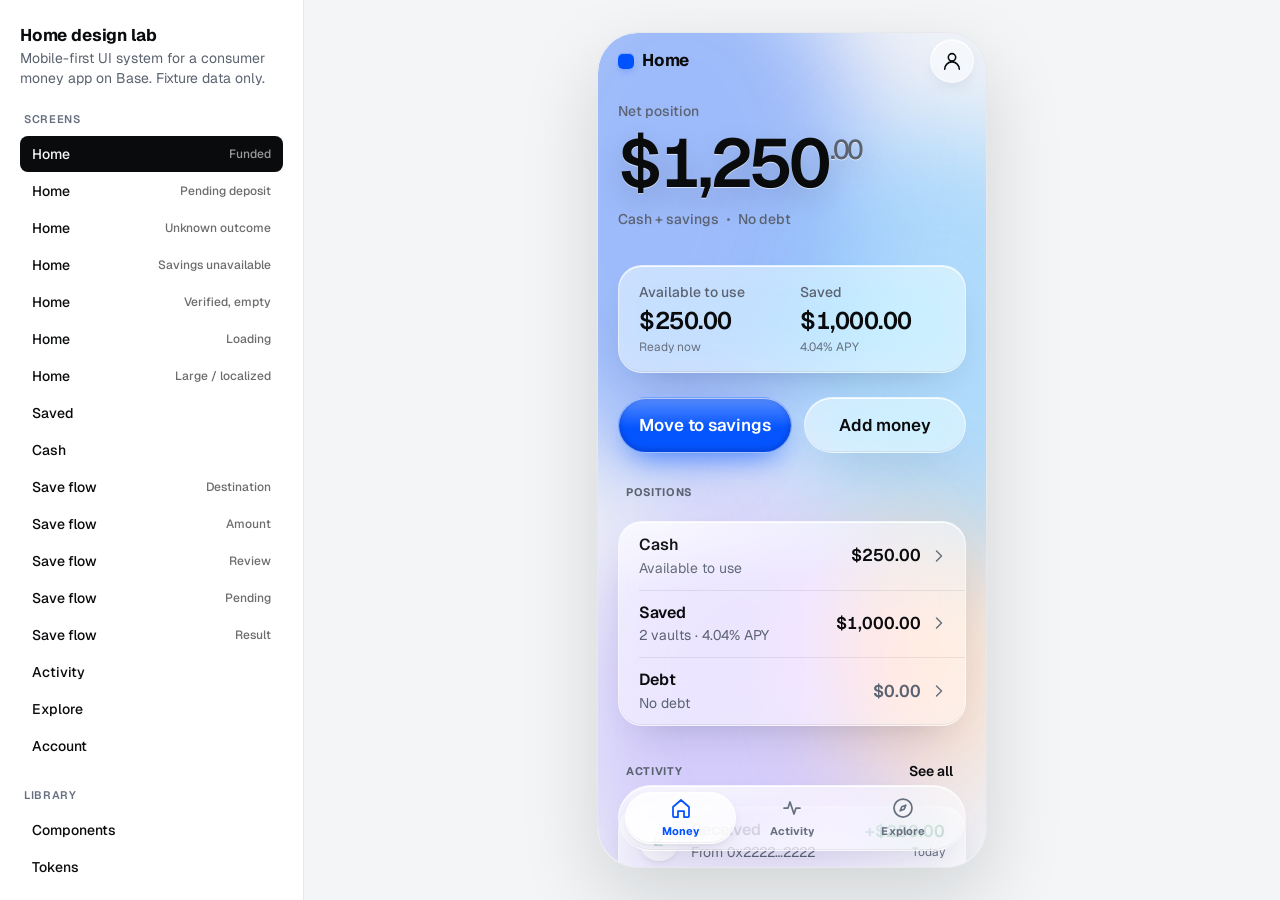
<file: home/index.html>
<!doctype html>
<html lang="en">
<head>
<meta charset="utf-8">
<meta name="viewport" content="width=device-width, initial-scale=1, viewport-fit=cover">
<title>Home Design Lab</title>
<meta name="description" content="Mobile-first UI system and screens for a consumer money app on Base. Agent-built on top of jessepollak/home Direction 1.">
<link rel="preconnect" href="https://fonts.googleapis.com">
<link rel="preconnect" href="https://fonts.gstatic.com" crossorigin>
<link rel="stylesheet" href="https://fonts.googleapis.com/css2?family=Geist:wght@400;500;600;700&family=Geist+Mono:wght@400;500&display=swap">
<link rel="stylesheet" href="tokens.css">
<link rel="stylesheet" href="system.css">
<link rel="stylesheet" href="base.css">
<link rel="stylesheet" href="glass.css">
<link rel="stylesheet" href="lab.css">
<style>
  :root { --h-safe-bottom: env(safe-area-inset-bottom, 0px); }
  #screen { display: contents; }
</style>
</head>
<body>
<div class="lab">
  <aside class="lab-side" id="side" aria-label="Design lab"></aside>
  <main class="lab-stage">
    <div class="lab-frame">
      <div class="h-app" id="app">
        <div class="g-mesh" aria-hidden="true"><i></i><i></i><i></i><i></i></div>
        <div id="screen"></div>
        <div id="tabbar" hidden></div>
        <div class="h-sheet-root" id="sheet-root"></div>
        <div class="h-toast-root" id="toast-root"></div>
      </div>
    </div>
  </main>
</div>
<script type="module" src="lab.js"></script>
</body>
</html>
</file>
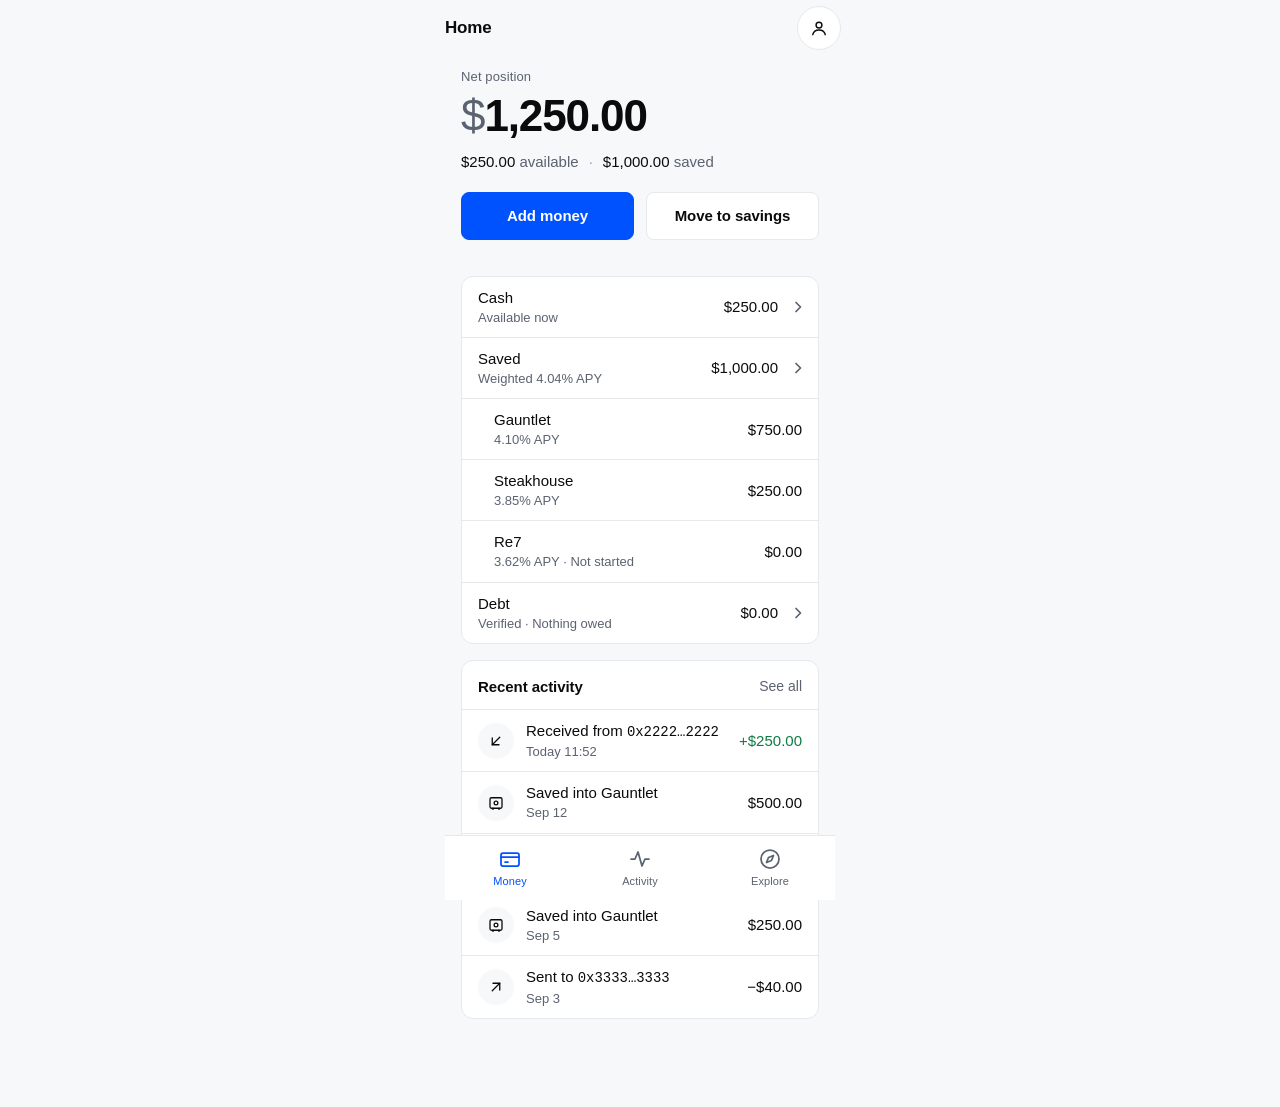
<file: comparison/builders/A-upstream-only.html>
<!DOCTYPE html>
<html lang="en" data-state="funded">
<head>
<meta charset="utf-8">
<meta name="viewport" content="width=device-width, initial-scale=1, viewport-fit=cover">
<meta name="color-scheme" content="light">
<meta name="description" content="Home — Money screen in funded, loading and pending-deposit states. Select with #funded, #loading or #pending.">
<title>Home — Money</title>
<script>
(function () {
  var root = document.documentElement;
  var states = { funded: 1, loading: 1, pending: 1 };
  function apply() {
    var h = location.hash.replace("#", "");
    if (states[h]) { root.setAttribute("data-state", h); }
    else if (!root.getAttribute("data-state")) { root.setAttribute("data-state", "funded"); }
  }
  apply();
  addEventListener("hashchange", apply);
})();
</script>
<style>
  :root {
    --home-ink: #0a0b0d;
    --home-muted: #5b6270;
    --home-white: #ffffff;
    --home-canvas: #f7f8fa;
    --home-hairline: #e6e8ec;
    --home-blue: #0052ff;
    --home-up: #0f7a43;
    --home-down: #c62828;
    --home-skeleton: #e6e8ec;
    --home-skeleton-canvas: #e1e4e9;
    --control-radius: 8px;
    --panel-radius: 12px;
    --gutter: 16px;
    --tabbar-h: 64px;
    --font-sans: -apple-system, BlinkMacSystemFont, "Segoe UI", Roboto, "Helvetica Neue", Arial, sans-serif;
    --font-mono: ui-monospace, "SF Mono", Menlo, Consolas, "Liberation Mono", monospace;
  }

  * { box-sizing: border-box; }
  html { -webkit-text-size-adjust: 100%; scroll-behavior: auto; }
  body {
    margin: 0;
    background: var(--home-canvas);
    color: var(--home-ink);
    font-family: var(--font-sans);
    font-size: 15px;
    line-height: 1.4;
    -webkit-font-smoothing: antialiased;
  }
  a { color: inherit; text-decoration: none; }
  button { font: inherit; color: inherit; }
  h1, h2, h3, p, ul { margin: 0; }
  ul { padding: 0; list-style: none; }

  :focus-visible {
    outline: 2px solid var(--home-blue);
    outline-offset: 2px;
    border-radius: var(--control-radius);
  }

  .visually-hidden {
    position: absolute; width: 1px; height: 1px; margin: -1px; padding: 0;
    overflow: hidden; clip: rect(0 0 0 0); white-space: nowrap; border: 0;
  }

  .money { font-variant-numeric: tabular-nums; white-space: nowrap; }
  .mono { font-family: var(--font-mono); font-size: 0.93em; }

  /* ---------- App frame ---------- */
  .app {
    max-width: 390px;
    margin: 0 auto;
    min-height: 100dvh;
    position: relative;
  }
  .app-main {
    padding: 0 var(--gutter) calc(var(--tabbar-h) + env(safe-area-inset-bottom, 0px) + 24px);
  }

  /* ---------- Top bar ---------- */
  .topbar {
    display: flex;
    align-items: center;
    justify-content: space-between;
    height: 56px;
    padding-top: env(safe-area-inset-top, 0px);
  }
  .wordmark {
    font-size: 17px;
    font-weight: 600;
    letter-spacing: -0.01em;
  }
  .icon-button {
    display: inline-flex;
    align-items: center;
    justify-content: center;
    width: 44px;
    height: 44px;
    margin-right: -6px;
    border: 1px solid var(--home-hairline);
    border-radius: 999px;
    background: var(--home-white);
    color: var(--home-ink);
    cursor: pointer;
    transition: background-color 120ms ease, border-color 120ms ease;
  }
  .icon-button:active { background: var(--home-canvas); }
  .icon-button svg { width: 20px; height: 20px; }
  .icon-button:focus-visible { border-radius: 999px; }

  /* ---------- Hero (unboxed on canvas) ---------- */
  .hero {
    padding: 12px 0 20px;
  }
  .hero-label {
    font-size: 13px;
    font-weight: 500;
    color: var(--home-muted);
    letter-spacing: 0.01em;
  }
  .hero-figure {
    margin-top: 6px;
    font-size: 44px;
    font-weight: 600;
    line-height: 1.1;
    letter-spacing: -0.025em;
    color: var(--home-ink);
  }
  .hero-figure .currency { color: var(--home-muted); font-weight: 500; }
  .hero-explain {
    margin-top: 10px;
    font-size: 15px;
    color: var(--home-muted);
    display: flex;
    flex-wrap: wrap;
    gap: 0 10px;
  }
  .hero-explain b { font-weight: 500; color: var(--home-ink); }
  .hero-explain .sep { color: var(--home-muted); opacity: 0.6; }

  .actions {
    display: grid;
    grid-template-columns: 1fr 1fr;
    gap: 12px;
    margin-top: 20px;
  }
  .button {
    display: inline-flex;
    align-items: center;
    justify-content: center;
    min-height: 48px;
    padding: 0 16px;
    border-radius: var(--control-radius);
    border: 1px solid transparent;
    font-size: 15px;
    font-weight: 600;
    letter-spacing: -0.005em;
    cursor: pointer;
    text-align: center;
    transition: transform 120ms ease, background-color 120ms ease, border-color 120ms ease, opacity 120ms ease;
  }
  .button:active { transform: scale(0.985); }
  .button-primary {
    background: var(--home-blue);
    border-color: var(--home-blue);
    color: var(--home-white);
  }
  .button-primary:active { background: #0046d9; border-color: #0046d9; }
  .button-outline {
    background: var(--home-white);
    border-color: var(--home-hairline);
    color: var(--home-ink);
  }
  .button-outline:active { background: var(--home-canvas); }
  .button[disabled], .button[aria-disabled="true"] {
    cursor: default;
    color: var(--home-muted);
    background: var(--home-white);
    border-color: var(--home-hairline);
  }
  .button[disabled]:active { transform: none; }

  /* ---------- Pending strip ---------- */
  .pending {
    display: flex;
    align-items: center;
    gap: 12px;
    min-height: 56px;
    margin-top: 16px;
    padding: 10px 14px;
    background: var(--home-white);
    border: 1px solid var(--home-hairline);
    border-radius: var(--panel-radius);
  }
  .pending-copy { min-width: 0; flex: 1; }
  .pending-title { font-size: 15px; font-weight: 500; }
  .pending-meta { font-size: 13px; color: var(--home-muted); margin-top: 1px; }
  .pending-amount { font-size: 15px; font-weight: 500; }
  .ring {
    flex: none;
    width: 18px;
    height: 18px;
    border-radius: 50%;
    border: 2px solid var(--home-hairline);
    border-top-color: var(--home-ink);
    animation: ring-spin 900ms linear infinite;
  }
  @keyframes ring-spin { to { transform: rotate(360deg); } }

  /* ---------- Panels ---------- */
  .panel {
    background: var(--home-white);
    border: 1px solid var(--home-hairline);
    border-radius: var(--panel-radius);
    margin-top: 16px;
    overflow: hidden;
  }
  .panel-head {
    display: flex;
    align-items: center;
    justify-content: space-between;
    min-height: 48px;
    padding: 4px 16px 0;
  }
  .panel-title {
    font-size: 15px;
    font-weight: 600;
    letter-spacing: -0.005em;
  }
  .panel-link {
    display: inline-flex;
    align-items: center;
    min-height: 44px;
    padding: 0 8px;
    margin-right: -8px;
    font-size: 14px;
    font-weight: 500;
    color: var(--home-muted);
    border-radius: var(--control-radius);
  }
  .panel-link:active { color: var(--home-ink); }

  .row {
    display: flex;
    align-items: center;
    gap: 12px;
    min-height: 56px;
    padding: 10px 16px;
    border-top: 1px solid var(--home-hairline);
    transition: background-color 120ms ease;
  }
  li:first-child > .row { border-top: 0; }
  .panel-head + .rows li:first-child > .row { border-top: 1px solid var(--home-hairline); }
  a.row { cursor: pointer; }
  a.row:active { background: var(--home-canvas); }
  a.row:focus-visible { outline-offset: -2px; border-radius: 0; }
  .row-main { flex: 1; min-width: 0; }
  .row-title {
    font-size: 15px;
    font-weight: 500;
    color: var(--home-ink);
    overflow: hidden;
    text-overflow: ellipsis;
    white-space: nowrap;
  }
  .row-sub {
    font-size: 13px;
    color: var(--home-muted);
    margin-top: 1px;
    overflow: hidden;
    text-overflow: ellipsis;
    white-space: nowrap;
  }
  .row-end { text-align: right; flex: none; }
  .row-amount { font-size: 15px; font-weight: 500; }
  .row-note { font-size: 13px; color: var(--home-muted); margin-top: 1px; }
  .row-chev { flex: none; width: 16px; height: 16px; color: var(--home-muted); margin-right: -4px; }

  .row-sub-vault { padding-left: 32px; }
  .row-sub-vault .row-title { font-weight: 400; }
  .row-sub-vault .row-amount { font-weight: 400; }

  .media {
    flex: none;
    width: 36px;
    height: 36px;
    border-radius: 50%;
    background: var(--home-canvas);
    color: var(--home-ink);
    display: inline-flex;
    align-items: center;
    justify-content: center;
  }
  .media svg { width: 18px; height: 18px; }
  .media-pending { color: var(--home-muted); }

  .up { color: var(--home-up); }
  .down { color: var(--home-down); }

  /* ---------- Skeletons ---------- */
  .sk {
    display: block;
    height: 12px;
    border-radius: 6px;
    background: var(--home-skeleton);
  }
  .sk-canvas { background: var(--home-skeleton-canvas); }
  .sk-figure { height: 40px; width: 188px; border-radius: 8px; margin-top: 8px; }
  .sk-line { height: 14px; width: 220px; margin-top: 14px; }
  .sk-amount { height: 14px; width: 72px; margin-left: auto; }
  .sk-rate { height: 12px; width: 56px; margin-left: auto; margin-top: 6px; }
  .sk-title { height: 14px; width: 150px; }
  .sk-sub { height: 12px; width: 96px; margin-top: 6px; }
  .sk-media { width: 36px; height: 36px; border-radius: 50%; flex: none; }

  /* ---------- State switching ---------- */
  :root[data-state="loading"] .hide-when-loading { display: none !important; }
  :root:not([data-state="loading"]) .only-loading { display: none !important; }
  :root:not([data-state="pending"]) .only-pending { display: none !important; }

  /* ---------- Tab bar ---------- */
  .tabbar {
    position: fixed;
    left: 0; right: 0; bottom: 0;
    margin: 0 auto;
    max-width: 390px;
    background: var(--home-white);
    border-top: 1px solid var(--home-hairline);
    padding-bottom: env(safe-area-inset-bottom, 0px);
  }
  .tabbar ul {
    display: grid;
    grid-template-columns: repeat(3, 1fr);
    height: var(--tabbar-h);
  }
  .tab {
    display: flex;
    flex-direction: column;
    align-items: center;
    justify-content: center;
    gap: 3px;
    height: 100%;
    font-size: 11px;
    font-weight: 500;
    letter-spacing: 0.01em;
    color: var(--home-muted);
    transition: color 160ms ease;
  }
  .tab svg { width: 24px; height: 24px; }
  .tab[aria-current="page"] { color: var(--home-blue); }
  .tab:focus-visible { outline-offset: -3px; }

  @media (prefers-reduced-motion: reduce) {
    .button, .icon-button, .row, .tab { transition: none; }
    .button:active { transform: none; }
    .ring { animation: none; }
  }

  @media (max-width: 340px) {
    .hero-figure { font-size: 38px; }
    .button { padding: 0 10px; font-size: 14px; }
  }
</style>
</head>
<body>
<div class="app">
  <header class="topbar">
    <span class="wordmark" aria-hidden="true">Home</span>
    <h1 class="visually-hidden">Money</h1>
    <a class="icon-button" href="#account" aria-label="Account">
      <svg viewBox="0 0 24 24" fill="none" stroke="currentColor" stroke-width="1.75" stroke-linecap="round" stroke-linejoin="round" aria-hidden="true">
        <circle cx="12" cy="8.5" r="3.5"/>
        <path d="M4.5 20c.9-3.6 3.7-5.5 7.5-5.5s6.6 1.9 7.5 5.5"/>
      </svg>
    </a>
  </header>

  <main class="app-main" id="main">

    <!-- Hero: primary figure -->
    <section class="hero" aria-labelledby="net-label">
      <h2 class="hero-label" id="net-label">Net position</h2>

      <div class="hide-when-loading">
        <p class="hero-figure money"><span class="currency">$</span>1,250.00</p>
        <p class="hero-explain">
          <span><b class="money">$250.00</b> available</span>
          <span class="sep" aria-hidden="true">·</span>
          <span><b class="money">$1,000.00</b> saved</span>
        </p>
      </div>

      <div class="only-loading" aria-hidden="true">
        <span class="sk sk-canvas sk-figure"></span>
        <span class="sk sk-canvas sk-line"></span>
      </div>
      <p class="only-loading visually-hidden" role="status">Loading your balances.</p>

      <div class="actions">
        <a class="button button-primary" href="#add-money">Add money</a>
        <a class="button button-outline hide-when-loading" href="#save">Move to savings</a>
        <button class="button button-outline only-loading" type="button" disabled>Move to savings</button>
      </div>

      <div class="pending only-pending" role="status">
        <span class="ring" aria-hidden="true"></span>
        <div class="pending-copy">
          <p class="pending-title">Saving <span class="money">$100.00</span> into Gauntlet</p>
          <p class="pending-meta">Submitted 12:03 · Confirming. Balances update when it clears.</p>
        </div>
      </div>
    </section>

    <!-- Positions -->
    <section class="panel" aria-labelledby="positions-title">
      <h2 class="visually-hidden" id="positions-title">Positions</h2>

      <ul class="rows hide-when-loading">
        <li>
          <a class="row" href="#cash">
            <div class="row-main">
              <p class="row-title">Cash</p>
              <p class="row-sub">Available now</p>
            </div>
            <div class="row-end">
              <p class="row-amount money">$250.00</p>
            </div>
            <svg class="row-chev" viewBox="0 0 16 16" fill="none" stroke="currentColor" stroke-width="1.75" stroke-linecap="round" stroke-linejoin="round" aria-hidden="true"><path d="M6 3.5 10.5 8 6 12.5"/></svg>
          </a>
        </li>
        <li>
          <a class="row" href="#save">
            <div class="row-main">
              <p class="row-title">Saved</p>
              <p class="row-sub">Weighted <span class="money">4.04%</span> APY</p>
            </div>
            <div class="row-end">
              <p class="row-amount money">$1,000.00</p>
            </div>
            <svg class="row-chev" viewBox="0 0 16 16" fill="none" stroke="currentColor" stroke-width="1.75" stroke-linecap="round" stroke-linejoin="round" aria-hidden="true"><path d="M6 3.5 10.5 8 6 12.5"/></svg>
          </a>
        </li>
        <li>
          <a class="row row-sub-vault" href="#save/gauntlet">
            <div class="row-main">
              <p class="row-title">Gauntlet</p>
              <p class="row-sub"><span class="money">4.10%</span> APY<span class="only-pending"> · <span class="money">$100.00</span> confirming</span></p>
            </div>
            <div class="row-end">
              <p class="row-amount money">$750.00</p>
            </div>
          </a>
        </li>
        <li>
          <a class="row row-sub-vault" href="#save/steakhouse">
            <div class="row-main">
              <p class="row-title">Steakhouse</p>
              <p class="row-sub"><span class="money">3.85%</span> APY</p>
            </div>
            <div class="row-end">
              <p class="row-amount money">$250.00</p>
            </div>
          </a>
        </li>
        <li>
          <a class="row row-sub-vault" href="#save/re7">
            <div class="row-main">
              <p class="row-title">Re7</p>
              <p class="row-sub"><span class="money">3.62%</span> APY · Not started</p>
            </div>
            <div class="row-end">
              <p class="row-amount money">$0.00</p>
            </div>
          </a>
        </li>
        <li>
          <a class="row" href="#borrow">
            <div class="row-main">
              <p class="row-title">Debt</p>
              <p class="row-sub">Verified · Nothing owed</p>
            </div>
            <div class="row-end">
              <p class="row-amount money">$0.00</p>
            </div>
            <svg class="row-chev" viewBox="0 0 16 16" fill="none" stroke="currentColor" stroke-width="1.75" stroke-linecap="round" stroke-linejoin="round" aria-hidden="true"><path d="M6 3.5 10.5 8 6 12.5"/></svg>
          </a>
        </li>
      </ul>

      <ul class="rows only-loading" aria-hidden="true">
        <li>
          <div class="row">
            <div class="row-main">
              <p class="row-title">Cash</p>
              <p class="row-sub">Available now</p>
            </div>
            <div class="row-end"><span class="sk sk-amount"></span></div>
          </div>
        </li>
        <li>
          <div class="row">
            <div class="row-main">
              <p class="row-title">Saved</p>
              <span class="sk sk-sub" style="width:140px"></span>
            </div>
            <div class="row-end"><span class="sk sk-amount"></span></div>
          </div>
        </li>
        <li>
          <div class="row row-sub-vault">
            <div class="row-main"><span class="sk sk-title" style="width:88px"></span><span class="sk sk-sub" style="width:64px"></span></div>
            <div class="row-end"><span class="sk sk-amount" style="width:60px"></span></div>
          </div>
        </li>
        <li>
          <div class="row row-sub-vault">
            <div class="row-main"><span class="sk sk-title" style="width:104px"></span><span class="sk sk-sub" style="width:64px"></span></div>
            <div class="row-end"><span class="sk sk-amount" style="width:60px"></span></div>
          </div>
        </li>
        <li>
          <div class="row">
            <div class="row-main">
              <p class="row-title">Debt</p>
              <span class="sk sk-sub" style="width:110px"></span>
            </div>
            <div class="row-end"><span class="sk sk-amount" style="width:48px"></span></div>
          </div>
        </li>
      </ul>
    </section>

    <!-- Recent activity -->
    <section class="panel" aria-labelledby="activity-title">
      <div class="panel-head">
        <h2 class="panel-title" id="activity-title">Recent activity</h2>
        <a class="panel-link" href="#activity">See all</a>
      </div>

      <ul class="rows hide-when-loading">
        <li class="only-pending">
          <a class="row" href="#activity/pending-gauntlet">
            <span class="media media-pending" aria-hidden="true">
              <svg viewBox="0 0 24 24" fill="none" stroke="currentColor" stroke-width="1.75" stroke-linecap="round" stroke-linejoin="round"><circle cx="12" cy="12" r="8.5"/><path d="M12 7.5V12l3 2"/></svg>
            </span>
            <div class="row-main">
              <p class="row-title">Saving into Gauntlet</p>
              <p class="row-sub">Pending · Submitted 12:03</p>
            </div>
            <div class="row-end">
              <p class="row-amount money">$100.00</p>
              <p class="row-note">Confirming</p>
            </div>
          </a>
        </li>
        <li>
          <a class="row" href="#activity/received-2222">
            <span class="media" aria-hidden="true">
              <svg viewBox="0 0 24 24" fill="none" stroke="currentColor" stroke-width="1.75" stroke-linecap="round" stroke-linejoin="round"><path d="M17 7 7 17"/><path d="M16 17H7V8"/></svg>
            </span>
            <div class="row-main">
              <p class="row-title">Received from <span class="mono">0x2222…2222</span></p>
              <p class="row-sub">Today 11:52</p>
            </div>
            <div class="row-end">
              <p class="row-amount money up">+$250.00</p>
            </div>
          </a>
        </li>
        <li>
          <a class="row" href="#activity/saved-gauntlet-0912">
            <span class="media" aria-hidden="true">
              <svg viewBox="0 0 24 24" fill="none" stroke="currentColor" stroke-width="1.75" stroke-linecap="round" stroke-linejoin="round"><rect x="4" y="5" width="16" height="14" rx="2"/><circle cx="12" cy="12" r="2.5"/><path d="M8 19v1.5M16 19v1.5"/></svg>
            </span>
            <div class="row-main">
              <p class="row-title">Saved into Gauntlet</p>
              <p class="row-sub">Sep 12</p>
            </div>
            <div class="row-end">
              <p class="row-amount money">$500.00</p>
            </div>
          </a>
        </li>
        <li>
          <a class="row" href="#activity/saved-steakhouse-0912">
            <span class="media" aria-hidden="true">
              <svg viewBox="0 0 24 24" fill="none" stroke="currentColor" stroke-width="1.75" stroke-linecap="round" stroke-linejoin="round"><rect x="4" y="5" width="16" height="14" rx="2"/><circle cx="12" cy="12" r="2.5"/><path d="M8 19v1.5M16 19v1.5"/></svg>
            </span>
            <div class="row-main">
              <p class="row-title">Saved into Steakhouse</p>
              <p class="row-sub">Sep 12</p>
            </div>
            <div class="row-end">
              <p class="row-amount money">$250.00</p>
            </div>
          </a>
        </li>
        <li>
          <a class="row" href="#activity/saved-gauntlet-0905">
            <span class="media" aria-hidden="true">
              <svg viewBox="0 0 24 24" fill="none" stroke="currentColor" stroke-width="1.75" stroke-linecap="round" stroke-linejoin="round"><rect x="4" y="5" width="16" height="14" rx="2"/><circle cx="12" cy="12" r="2.5"/><path d="M8 19v1.5M16 19v1.5"/></svg>
            </span>
            <div class="row-main">
              <p class="row-title">Saved into Gauntlet</p>
              <p class="row-sub">Sep 5</p>
            </div>
            <div class="row-end">
              <p class="row-amount money">$250.00</p>
            </div>
          </a>
        </li>
        <li>
          <a class="row" href="#activity/sent-3333">
            <span class="media" aria-hidden="true">
              <svg viewBox="0 0 24 24" fill="none" stroke="currentColor" stroke-width="1.75" stroke-linecap="round" stroke-linejoin="round"><path d="M7 17 17 7"/><path d="M8 7h9v9"/></svg>
            </span>
            <div class="row-main">
              <p class="row-title">Sent to <span class="mono">0x3333…3333</span></p>
              <p class="row-sub">Sep 3</p>
            </div>
            <div class="row-end">
              <p class="row-amount money">−$40.00</p>
            </div>
          </a>
        </li>
      </ul>

      <ul class="rows only-loading" aria-hidden="true">
        <li><div class="row"><span class="sk sk-media"></span><div class="row-main"><span class="sk sk-title"></span><span class="sk sk-sub"></span></div><div class="row-end"><span class="sk sk-amount"></span></div></div></li>
        <li><div class="row"><span class="sk sk-media"></span><div class="row-main"><span class="sk sk-title" style="width:128px"></span><span class="sk sk-sub" style="width:48px"></span></div><div class="row-end"><span class="sk sk-amount" style="width:60px"></span></div></div></li>
        <li><div class="row"><span class="sk sk-media"></span><div class="row-main"><span class="sk sk-title" style="width:164px"></span><span class="sk sk-sub" style="width:48px"></span></div><div class="row-end"><span class="sk sk-amount" style="width:60px"></span></div></div></li>
      </ul>
    </section>

  </main>

  <nav class="tabbar" aria-label="Primary">
    <ul>
      <li>
        <a class="tab" href="#money" aria-current="page">
          <svg viewBox="0 0 24 24" fill="none" stroke="currentColor" stroke-width="1.75" stroke-linecap="round" stroke-linejoin="round" aria-hidden="true"><rect x="3" y="6" width="18" height="13" rx="2"/><path d="M3 10h18"/><path d="M7 15h3"/></svg>
          Money
        </a>
      </li>
      <li>
        <a class="tab" href="#activity">
          <svg viewBox="0 0 24 24" fill="none" stroke="currentColor" stroke-width="1.75" stroke-linecap="round" stroke-linejoin="round" aria-hidden="true"><path d="M3 12h4l3-7 4 14 3-7h4"/></svg>
          Activity
        </a>
      </li>
      <li>
        <a class="tab" href="#explore">
          <svg viewBox="0 0 24 24" fill="none" stroke="currentColor" stroke-width="1.75" stroke-linecap="round" stroke-linejoin="round" aria-hidden="true"><circle cx="12" cy="12" r="9"/><path d="m15.5 8.5-2 5-5 2 2-5z"/></svg>
          Explore
        </a>
      </li>
    </ul>
  </nav>
</div>
<script>
(function () {
  var main = document.getElementById("main");
  var root = document.documentElement;
  function sync() {
    main.setAttribute("aria-busy", root.getAttribute("data-state") === "loading" ? "true" : "false");
  }
  sync();
  addEventListener("hashchange", sync);
})();
</script>
</body>
</html>
</file>
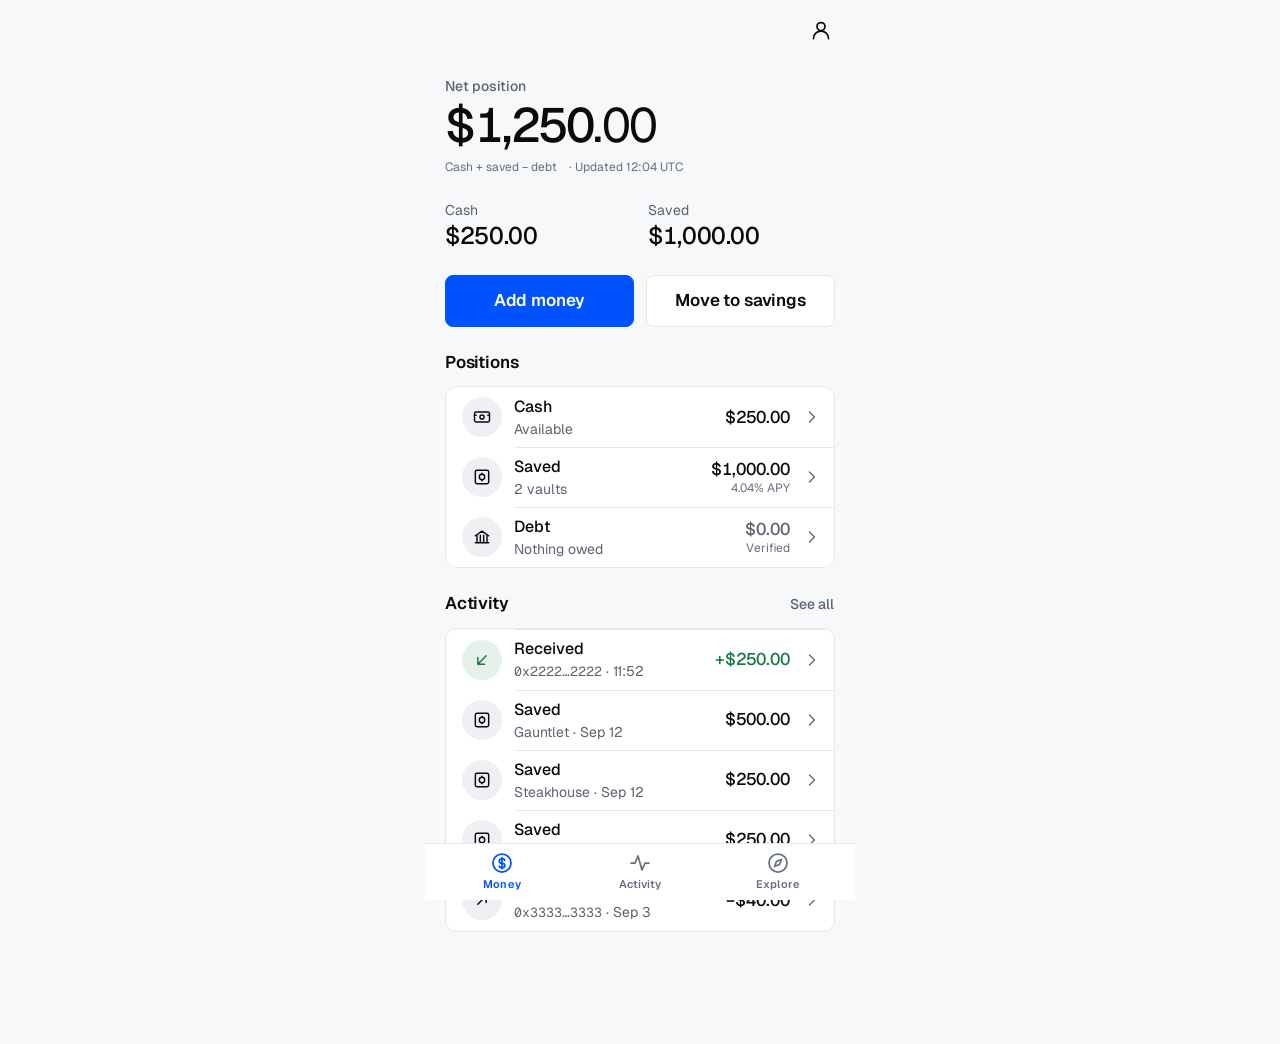
<file: comparison/builders/B-upstream-plus-skills.html>
<!DOCTYPE html>
<html lang="en" data-state="funded">
<head>
<meta charset="utf-8">
<meta name="viewport" content="width=device-width, initial-scale=1, viewport-fit=cover">
<title>Home money</title>
<meta name="description" content="Home in its funded state, with loading and pending-deposit states selected by URL hash.">
<script>
  (function () {
    var root = document.documentElement;
    function apply() {
      var h = (location.hash || '').replace('#', '');
      root.setAttribute('data-state', h === 'loading' || h === 'pending' ? h : 'funded');
    }
    apply();
    window.addEventListener('hashchange', apply);
  })();
</script>
<link rel="preconnect" href="https://fonts.googleapis.com">
<link rel="preconnect" href="https://fonts.gstatic.com" crossorigin>
<link rel="stylesheet" href="https://fonts.googleapis.com/css2?family=Geist:wght@400;500;600&family=Geist+Mono:wght@400;500&display=swap">
<style>
/* ==========================================================================
   Tokens — verbatim from design-lab/home/tokens.css (Direction 1 values kept
   byte-for-byte). Components below read only these.
   ========================================================================== */
:root {
  color-scheme: light;
  --h-canvas:        #f7f8fa;
  --h-panel:         #ffffff;
  --h-ink:           #0a0b0d;
  --h-muted:         #5b6270;
  --h-hairline:      #e6e8ec;
  --h-ink-soft:      #2b3038;
  --h-quiet:         #66707f;
  --h-well:          #eef0f3;
  --h-well-press:    #e2e5ea;
  --h-scrim:         rgba(10, 11, 13, 0.44);
  --h-outline-fill:  transparent;
  --h-blue:          #0052ff;
  --h-blue-press:    #0046d9;
  --h-blue-ink:      #ffffff;
  --h-blue-tint:     rgba(0, 82, 255, 0.08);
  --h-gain:          #157a45;
  --h-gain-tint:     rgba(21, 122, 69, 0.10);
  --h-loss:          #c2313d;
  --h-loss-tint:     rgba(194, 49, 61, 0.10);
  --h-attention:     #9a5b00;
  --h-attention-tint:rgba(154, 91, 0, 0.10);
  --h-focus:         var(--h-ink);
  --h-font:          "Geist", -apple-system, BlinkMacSystemFont, "Segoe UI", Roboto, "Helvetica Neue", Arial, sans-serif;
  --h-font-mono:     "Geist Mono", ui-monospace, "SF Mono", Menlo, Consolas, monospace;
  --h-t-balance:     3rem;      --h-l-balance:  1.08;   --h-k-balance:  -0.03em;
  --h-t-balance-lg:  2.125rem;  --h-l-balance-lg: 1.15;
  --h-t-title-lg:    1.75rem;   --h-l-title-lg: 1.2;    --h-k-title-lg: -0.02em;
  --h-t-title:       1.25rem;   --h-l-title:    1.3;    --h-k-title:    -0.015em;
  --h-t-headline:    1.0625rem; --h-l-headline: 1.4;    --h-k-headline: -0.01em;
  --h-t-body:        1rem;      --h-l-body:     1.5;
  --h-t-secondary:   0.875rem;  --h-l-secondary:1.43;
  --h-t-caption:     0.75rem;   --h-l-caption:  1.33;
  --h-t-label:       0.6875rem; --h-l-label:    1.45;   --h-k-label:    0.06em;
  --h-t-amount:      1.0625rem;
  --h-t-amount-lg:   1.5rem;
  --h-s-1: 0.25rem;  --h-s-2: 0.5rem;   --h-s-3: 0.75rem;  --h-s-4: 1rem;
  --h-s-5: 1.25rem;  --h-s-6: 1.5rem;   --h-s-8: 2rem;     --h-s-10: 2.5rem;
  --h-s-12: 3rem;
  --h-gutter: 1.25rem;
  --h-r-control: 8px;
  --h-r-panel:   12px;
  --h-r-sheet:   20px;
  --h-r-pill:    999px;
  --h-hit:        2.75rem;
  --h-hit-lg:     3rem;
  --h-hit-cta:    3.25rem;
  --h-row:        3.5rem;
  --h-tabbar:     3.5rem;
  --h-ease:        cubic-bezier(0.2, 0, 0, 1);
  --h-ease-in:     cubic-bezier(0.4, 0, 1, 1);
  --h-d-press:     120ms;
  --h-d-chip:      120ms;
  --h-d-tab:       160ms;
  --h-d-sheet:     220ms;
  --h-d-fade:      140ms;
  --h-shadow-sheet: 0 -1px 0 var(--h-hairline);
}
@media (prefers-color-scheme: dark) {
  :root:not([data-theme="light"]) {
    color-scheme: dark;
    --h-canvas:        #0b0c0f;
    --h-panel:         #1a1d23;
    --h-ink:           #f2f4f7;
    --h-muted:         #9aa3b2;
    --h-hairline:      #2f343c;
    --h-ink-soft:      #d6dae1;
    --h-quiet:         #828b99;
    --h-well:          #1d2026;
    --h-well-press:    #272b32;
    --h-scrim:         rgba(0, 0, 0, 0.6);
    --h-outline-fill:  var(--h-well);
    --h-blue:          #2f6bff;
    --h-blue-press:    #4a7dff;
    --h-blue-ink:      #ffffff;
    --h-blue-tint:     rgba(47, 107, 255, 0.16);
    --h-gain:          #3fbf7a;
    --h-gain-tint:     rgba(63, 191, 122, 0.14);
    --h-loss:          #ff6b74;
    --h-loss-tint:     rgba(255, 107, 116, 0.14);
    --h-attention:     #e8a23c;
    --h-attention-tint:rgba(232, 162, 60, 0.14);
    --h-focus:         var(--h-ink);
  }
}
:root[data-theme="dark"] {
  color-scheme: dark;
  --h-canvas:        #0b0c0f;
  --h-panel:         #1a1d23;
  --h-ink:           #f2f4f7;
  --h-muted:         #9aa3b2;
  --h-hairline:      #2f343c;
  --h-ink-soft:      #d6dae1;
  --h-quiet:         #828b99;
  --h-well:          #1d2026;
  --h-well-press:    #272b32;
  --h-scrim:         rgba(0, 0, 0, 0.6);
  --h-outline-fill:  var(--h-well);
  --h-blue:          #2f6bff;
  --h-blue-press:    #4a7dff;
  --h-blue-ink:      #ffffff;
  --h-blue-tint:     rgba(47, 107, 255, 0.16);
  --h-gain:          #3fbf7a;
  --h-gain-tint:     rgba(63, 191, 122, 0.14);
  --h-loss:          #ff6b74;
  --h-loss-tint:     rgba(255, 107, 116, 0.14);
  --h-attention:     #e8a23c;
  --h-attention-tint:rgba(232, 162, 60, 0.14);
  --h-focus:         var(--h-ink);
}
@media (prefers-reduced-motion: reduce) {
  :root { --h-d-press: 0ms; --h-d-chip: 0ms; --h-d-tab: 0ms; --h-d-sheet: 0ms; }
}
:root[data-motion="reduce"] { --h-d-press: 0ms; --h-d-chip: 0ms; --h-d-tab: 0ms; --h-d-sheet: 0ms; }

/* ==========================================================================
   Base
   ========================================================================== */
*, *::before, *::after { box-sizing: border-box; }
html { scroll-behavior: auto; -webkit-text-size-adjust: 100%; }
body {
  margin: 0;
  background: var(--h-canvas);
  color: var(--h-ink);
  font-family: var(--h-font);
  font-size: var(--h-t-body);
  line-height: var(--h-l-body);
  -webkit-font-smoothing: antialiased;
  text-rendering: optimizeLegibility;
}
button { font: inherit; color: inherit; margin: 0; }
svg { display: block; flex: none; }
.h-num { font-variant-numeric: tabular-nums lining-nums; }
.h-mono { font-family: var(--h-font-mono); font-size: 0.9375em; }
.sr-only {
  position: absolute; width: 1px; height: 1px; padding: 0; margin: -1px;
  overflow: hidden; clip: rect(0 0 0 0); white-space: nowrap; border: 0;
}
:focus-visible { outline: 2px solid var(--h-focus); outline-offset: 2px; }

/* Screen shell: 390 is the design width, fluid down to 320, capped on wide viewports. */
.h-screen {
  position: relative;
  width: 100%;
  max-width: 430px;
  min-width: 320px;
  min-height: 100dvh;
  margin: 0 auto;
  display: flex;
  flex-direction: column;
}
.h-main {
  flex: 1 0 auto;
  padding: 0 var(--h-gutter) calc(var(--h-tabbar) + env(safe-area-inset-bottom, 0px) + var(--h-s-8));
}

/* State switching: only the hash decides. */
:root:not([data-state="loading"]) .st-loading { display: none !important; }
:root[data-state="loading"] .st-live { display: none !important; }
:root:not([data-state="pending"]) .st-pending { display: none !important; }
:root[data-state="pending"] .st-not-pending { display: none !important; }

/* ==========================================================================
   Top bar — root tab: no inline title, the balance is the title.
   ========================================================================== */
.h-topbar {
  display: flex;
  align-items: center;
  justify-content: flex-end;
  min-height: var(--h-hit);
  padding: calc(env(safe-area-inset-top, 0px) + var(--h-s-2)) var(--h-s-3) var(--h-s-1);
}

.h-iconbtn {
  display: inline-flex; align-items: center; justify-content: center;
  width: var(--h-hit); height: var(--h-hit);
  border: 0; border-radius: var(--h-r-control);
  background: transparent; color: var(--h-ink);
  cursor: pointer;
  transition: background-color var(--h-d-press) var(--h-ease), transform var(--h-d-press) var(--h-ease);
}
.h-iconbtn:active { background: var(--h-well-press); transform: scale(0.96); }
.h-iconbtn[data-surface="well"] { background: var(--h-well); }
.h-iconbtn[data-tone="muted"] { color: var(--h-muted); }

/* ==========================================================================
   Hero — unboxed on the canvas. Label above, amount, meta with dot separator.
   ========================================================================== */
.h-hero { padding: var(--h-s-5) 0 var(--h-s-6); }
.h-hero-label {
  margin: 0;
  font-size: var(--h-t-secondary); line-height: var(--h-l-secondary);
  font-weight: 500; color: var(--h-muted);
}
.h-hero-amount {
  display: block;
  margin: var(--h-s-1) 0 0;
  font-size: var(--h-t-balance); line-height: var(--h-l-balance);
  letter-spacing: var(--h-k-balance); font-weight: 500;
  color: var(--h-ink);
  overflow-wrap: anywhere;
}
.h-hero-amount[data-size="long"] { font-size: var(--h-t-balance-lg); line-height: var(--h-l-balance-lg); letter-spacing: -0.02em; }
.h-hero-amount .h-cents { font-weight: 400; }
.h-hero-meta {
  display: flex; flex-wrap: wrap; align-items: center; gap: var(--h-s-2);
  margin: var(--h-s-2) 0 0;
  font-size: var(--h-t-caption); line-height: var(--h-l-caption); color: var(--h-quiet);
}
.h-hero-meta .h-dot::before { content: "·"; margin: 0 var(--h-s-1); }

/* Peers — the two numbers that explain the hero. Never three. */
.h-peers {
  display: grid; grid-template-columns: 1fr 1fr; gap: var(--h-s-4);
  margin: 0 0 var(--h-s-6); padding: 0; list-style: none;
}
.h-peer-label {
  display: block;
  font-size: var(--h-t-secondary); line-height: var(--h-l-secondary); color: var(--h-muted);
}
.h-peer-amount {
  display: block; margin-top: 2px;
  font-size: var(--h-t-amount-lg); line-height: 1.2; font-weight: 500;
  letter-spacing: -0.015em; color: var(--h-ink);
}

/* Actions — two-button row under the number. One blue. */
.h-actions { display: grid; grid-template-columns: 1fr 1fr; gap: var(--h-s-3); margin: 0 0 var(--h-s-6); }
@media (max-width: 359px) { .h-actions { grid-template-columns: 1fr; } }
.h-btn {
  display: inline-flex; align-items: center; justify-content: center; gap: var(--h-s-2);
  min-height: var(--h-hit-lg); padding: 0 var(--h-s-4);
  border: 1px solid transparent; border-radius: var(--h-r-control);
  background: var(--h-well); color: var(--h-ink);
  font-size: var(--h-t-body); font-weight: 500; line-height: 1.2; text-align: center;
  cursor: pointer; text-decoration: none; -webkit-tap-highlight-color: transparent;
  transition: background-color var(--h-d-press) var(--h-ease), transform var(--h-d-press) var(--h-ease), border-color var(--h-d-press) var(--h-ease);
}
.h-btn[data-size="cta"] { min-height: var(--h-hit-cta); font-size: var(--h-t-headline); font-weight: 600; letter-spacing: var(--h-k-headline); }
.h-btn[data-block] { width: 100%; }
.h-btn:active { transform: scale(0.985); background: var(--h-well-press); }
.h-btn[data-variant="primary"] { background: var(--h-blue); color: var(--h-blue-ink); border-color: var(--h-blue); }
.h-btn[data-variant="primary"]:active { background: var(--h-blue-press); border-color: var(--h-blue-press); }
.h-btn[data-variant="outline"] { background: var(--h-panel); border-color: var(--h-hairline); }
.h-btn[data-variant="outline"]:active { background: var(--h-well-press); }
.h-btn[data-variant="quiet"] { background: transparent; }
.h-btn[data-variant="quiet"]:active { background: var(--h-well-press); }
.h-btn[data-size="sm"] { min-height: var(--h-hit); padding: 0 var(--h-s-3); font-size: var(--h-t-secondary); }
.h-btn:disabled, .h-btn[aria-disabled="true"] { opacity: 0.4; cursor: default; pointer-events: none; }

/* ==========================================================================
   Sections and panels
   ========================================================================== */
.h-section { margin: 0 0 var(--h-s-6); }
.h-section-head {
  display: flex; align-items: center; justify-content: space-between;
  margin: 0 0 var(--h-s-3);
}
.h-section-title {
  margin: 0;
  font-size: var(--h-t-headline); line-height: var(--h-l-headline);
  font-weight: 600; letter-spacing: var(--h-k-headline); color: var(--h-ink);
}
.h-section-head .h-btn[data-variant="quiet"] {
  /* 44px hit target overhanging the 24px heading line, so section geometry stays 24 + 12. */
  margin: calc((var(--h-t-headline) * var(--h-l-headline) - var(--h-hit)) / 2) calc(-1 * var(--h-s-3)) calc((var(--h-t-headline) * var(--h-l-headline) - var(--h-hit)) / 2) 0;
  color: var(--h-muted);
}
.h-panel {
  background: var(--h-panel);
  border: 1px solid var(--h-hairline);
  border-radius: var(--h-r-panel);
  overflow: hidden;
}
.h-rows { margin: 0; padding: 0; list-style: none; }

/* Row: media 40, title + description, trailing amount (+ caption), chevron.
   Hairline inset from the text edge so the media column reads as a column. */
.h-row {
  position: relative;
  display: flex; align-items: center; gap: var(--h-s-3);
  width: 100%; min-height: var(--h-row);
  padding: var(--h-s-2) var(--h-s-4);
  border: 0; background: transparent; text-align: left; color: var(--h-ink);
  appearance: none; -webkit-appearance: none;
  cursor: pointer; -webkit-tap-highlight-color: transparent;
  transition: background-color var(--h-d-press) var(--h-ease);
}
div.h-row { cursor: default; }
.h-row:active { background: var(--h-well); }
.h-row:focus-visible { outline-offset: -2px; border-radius: var(--h-r-control); }
.h-rows > li + li > .h-row::before {
  content: ""; position: absolute; top: 0; right: 0;
  left: calc(var(--h-s-4) + 2.5rem + var(--h-s-3));
  height: 1px; background: var(--h-hairline);
}
.h-media {
  display: inline-flex; align-items: center; justify-content: center;
  width: 2.5rem; height: 2.5rem; border-radius: 50%;
  background: var(--h-well); color: var(--h-ink);
}
.h-media svg { width: 20px; height: 20px; }
.h-media[data-tone="gain"] { background: var(--h-gain-tint); color: var(--h-gain); }
.h-media[data-tone="loss"] { background: var(--h-loss-tint); color: var(--h-loss); }
.h-media[data-tone="attention"] { background: var(--h-attention-tint); color: var(--h-attention); }
.h-media[data-tone="ink"] { background: var(--h-ink); color: var(--h-canvas); }
.h-row-text { flex: 1 1 auto; min-width: 0; display: flex; flex-direction: column; }
.h-row-title {
  font-size: var(--h-t-body); line-height: var(--h-l-body); font-weight: 500;
  white-space: nowrap; overflow: hidden; text-overflow: ellipsis;
}
.h-row-desc {
  font-size: var(--h-t-secondary); line-height: var(--h-l-secondary); color: var(--h-muted);
  white-space: nowrap; overflow: hidden; text-overflow: ellipsis;
}
.h-row-trail { flex: none; display: flex; flex-direction: column; align-items: flex-end; max-width: 16ch; }
.h-amount { font-size: var(--h-t-amount); line-height: 1.4; font-weight: 500; color: var(--h-ink); white-space: nowrap; }
.h-amount[data-tone="gain"] { color: var(--h-gain); }
.h-amount[data-tone="loss"] { color: var(--h-loss); }
.h-amount[data-tone="muted"] { color: var(--h-muted); }
.h-amount-sub { font-size: var(--h-t-caption); line-height: var(--h-l-caption); color: var(--h-quiet); white-space: nowrap; }
.h-chevron { width: 20px; height: 20px; color: var(--h-quiet); margin-right: calc(-1 * var(--h-s-1)); }

/* Pill — status only. The dot carries the colour so the text stays legible. */
.h-pill {
  display: inline-flex; align-items: center; gap: 6px;
  min-height: 1.25rem; padding: 0 var(--h-s-2);
  border-radius: var(--h-r-pill);
  font-size: var(--h-t-caption); line-height: var(--h-l-caption); font-weight: 500;
  color: var(--h-ink); background: var(--h-well);
}
.h-pill::before { content: ""; width: 6px; height: 6px; border-radius: 50%; background: currentColor; }
.h-pill[data-tone="attention"] { background: var(--h-attention-tint); }
.h-pill[data-tone="attention"]::before { background: var(--h-attention); }
.h-pill[data-tone="gain"] { background: var(--h-gain-tint); }
.h-pill[data-tone="gain"]::before { background: var(--h-gain); }
.h-pill[data-tone="loss"] { background: var(--h-loss-tint); }
.h-pill[data-tone="loss"]::before { background: var(--h-loss); }
.h-pill[data-dot="none"]::before { display: none; }
.h-row-trail .h-pill { margin-top: 2px; }

/* Skeleton — same geometry as the content it replaces. */
.h-skeleton {
  display: block; background: var(--h-well); border-radius: 6px;
  animation: h-pulse 1.2s var(--h-ease) infinite alternate;
}
.h-skeleton[data-shape="circle"] { border-radius: 50%; }
@keyframes h-pulse { from { opacity: 1; } to { opacity: 0.55; } }
.h-hero-amount .h-skeleton { width: 13ch; height: 1em; margin: 0.04em 0; border-radius: 8px; }
.h-hero-meta .h-skeleton { width: 11ch; height: 1em; }
.h-peer-amount .h-skeleton { width: 6ch; height: 1em; margin: 0.1em 0; }
.h-row-title .h-skeleton { width: 7ch; height: 1em; margin: 0.25em 0; }
.h-row-desc .h-skeleton { width: 11ch; height: 1em; margin: 0.2em 0; }
.h-amount .h-skeleton { width: 5ch; height: 1em; margin: 0.2em 0; }

/* ==========================================================================
   Tab bar — 3 items, active is the one place blue repeats.
   ========================================================================== */
.h-tabbar {
  position: fixed; bottom: 0; left: 50%; transform: translateX(-50%);
  width: 100%; max-width: 430px; min-width: 320px;
  display: grid; grid-template-columns: repeat(3, 1fr);
  min-height: calc(var(--h-tabbar) + env(safe-area-inset-bottom, 0px));
  padding: 0 var(--h-s-2) env(safe-area-inset-bottom, 0px);
  background: var(--h-panel);
  border-top: 1px solid var(--h-hairline);
}
.h-tab {
  display: flex; flex-direction: column; align-items: center; justify-content: center; gap: 2px;
  min-height: var(--h-tabbar); padding: var(--h-s-1) var(--h-s-2);
  border: 0; border-radius: var(--h-r-control); background: transparent;
  color: var(--h-quiet); cursor: pointer; -webkit-tap-highlight-color: transparent;
  font-size: var(--h-t-label); line-height: var(--h-l-label); font-weight: 600; letter-spacing: 0.01em;
  transition: color var(--h-d-tab) var(--h-ease);
}
.h-tab svg { width: 24px; height: 24px; }
.h-tab[aria-current="page"] { color: var(--h-blue); }
.h-tab:active { color: var(--h-ink); }
.h-tab:focus-visible { outline-offset: -2px; }

@media (prefers-reduced-motion: reduce) {
  .h-skeleton { animation: none; }
  .h-btn:active, .h-iconbtn:active { transform: none; }
}
:root[data-motion="reduce"] .h-skeleton { animation: none; }
:root[data-motion="reduce"] .h-btn:active, :root[data-motion="reduce"] .h-iconbtn:active { transform: none; }
</style>
</head>
<body>
<div class="h-screen">

  <header class="h-topbar">
    <h1 class="sr-only">Home</h1>
    <button class="h-iconbtn" type="button" aria-label="Account">
      <svg viewBox="0 0 24 24" width="24" height="24" fill="none" stroke="currentColor" stroke-width="1.75" stroke-linecap="round" stroke-linejoin="round" aria-hidden="true">
        <circle cx="12" cy="8.5" r="4"/>
        <path d="M4.5 20.5a7.5 7.5 0 0 1 15 0"/>
      </svg>
    </button>
  </header>

  <main class="h-main" id="main">

    <!-- Hero: net position -->
    <section class="h-hero" aria-labelledby="net-label">
      <p class="h-hero-label" id="net-label">Net position</p>

      <p class="h-hero-amount h-num st-live"><span class="sr-only">1,250 dollars and 0 cents</span><span aria-hidden="true">$1,250<span class="h-cents">.00</span></span></p>
      <p class="h-hero-amount st-loading" aria-hidden="true"><span class="h-skeleton"></span></p>
      <p class="sr-only st-loading" role="status" aria-live="polite">Loading your balances</p>

      <p class="h-hero-meta st-live st-not-pending"><span>Cash + saved − debt</span><span class="h-dot">Updated 12:04 UTC</span></p>
      <p class="h-hero-meta st-pending"><span class="h-pill" data-tone="attention">Pending</span><span class="h-num">$100.00 to Gauntlet</span><span class="h-dot">Not counted yet</span></p>
      <p class="h-hero-meta st-loading" aria-hidden="true"><span class="h-skeleton"></span></p>
    </section>

    <!-- Peers: the two numbers that explain the hero -->
    <ul class="h-peers" aria-label="Where it is">
      <li>
        <span class="h-peer-label">Cash</span>
        <span class="h-peer-amount h-num st-live">$250.00</span>
        <span class="h-peer-amount st-loading" aria-hidden="true"><span class="h-skeleton"></span></span>
      </li>
      <li>
        <span class="h-peer-label">Saved</span>
        <span class="h-peer-amount h-num st-live">$1,000.00</span>
        <span class="h-peer-amount st-loading" aria-hidden="true"><span class="h-skeleton"></span></span>
      </li>
    </ul>

    <!-- Actions: one primary -->
    <div class="h-actions">
      <button class="h-btn" data-variant="primary" data-size="cta" data-block type="button">
        Add money
      </button>
      <button class="h-btn st-live" data-variant="outline" data-size="cta" data-block type="button">
        Move to savings
      </button>
      <button class="h-btn st-loading" data-variant="outline" data-size="cta" data-block type="button" aria-disabled="true">
        Move to savings
      </button>
    </div>

    <!-- Positions -->
    <section class="h-section" aria-labelledby="positions-title">
      <div class="h-section-head">
        <h2 class="h-section-title" id="positions-title">Positions</h2>
      </div>

      <div class="h-panel st-live">
        <ul class="h-rows">
          <li>
            <button class="h-row" type="button">
              <span class="h-media" aria-hidden="true">
                <svg viewBox="0 0 24 24" fill="none" stroke="currentColor" stroke-width="1.75" stroke-linecap="round" stroke-linejoin="round"><rect x="3" y="6" width="18" height="12" rx="2"/><circle cx="12" cy="12" r="2.5"/><path d="M3 10h2M19 10h2"/></svg>
              </span>
              <span class="h-row-text">
                <span class="h-row-title">Cash</span>
                <span class="h-row-desc">Available</span>
              </span>
              <span class="h-row-trail">
                <span class="h-amount h-num">$250.00</span>
              </span>
              <svg class="h-chevron" viewBox="0 0 24 24" fill="none" stroke="currentColor" stroke-width="1.75" stroke-linecap="round" stroke-linejoin="round" aria-hidden="true"><path d="M9 6l6 6-6 6"/></svg>
            </button>
          </li>
          <li>
            <button class="h-row" type="button">
              <span class="h-media" aria-hidden="true">
                <svg viewBox="0 0 24 24" fill="none" stroke="currentColor" stroke-width="1.75" stroke-linecap="round" stroke-linejoin="round"><rect x="4" y="4" width="16" height="16" rx="2"/><circle cx="12" cy="12" r="3.25"/><path d="M12 8.75V7.5M12 16.5v-1.25"/></svg>
              </span>
              <span class="h-row-text">
                <span class="h-row-title">Saved</span>
                <span class="h-row-desc">2 vaults</span>
              </span>
              <span class="h-row-trail">
                <span class="h-amount h-num">$1,000.00</span>
                <span class="h-amount-sub h-num">4.04% APY</span>
              </span>
              <svg class="h-chevron" viewBox="0 0 24 24" fill="none" stroke="currentColor" stroke-width="1.75" stroke-linecap="round" stroke-linejoin="round" aria-hidden="true"><path d="M9 6l6 6-6 6"/></svg>
            </button>
          </li>
          <li>
            <button class="h-row" type="button">
              <span class="h-media" aria-hidden="true">
                <svg viewBox="0 0 24 24" fill="none" stroke="currentColor" stroke-width="1.75" stroke-linecap="round" stroke-linejoin="round"><path d="M4 10.5L12 5l8 5.5"/><path d="M6 10v8M10 10v8M14 10v8M18 10v8"/><path d="M4 19h16"/></svg>
              </span>
              <span class="h-row-text">
                <span class="h-row-title">Debt</span>
                <span class="h-row-desc">Nothing owed</span>
              </span>
              <span class="h-row-trail">
                <span class="h-amount h-num" data-tone="muted">$0.00</span>
                <span class="h-amount-sub">Verified</span>
              </span>
              <svg class="h-chevron" viewBox="0 0 24 24" fill="none" stroke="currentColor" stroke-width="1.75" stroke-linecap="round" stroke-linejoin="round" aria-hidden="true"><path d="M9 6l6 6-6 6"/></svg>
            </button>
          </li>
        </ul>
      </div>

      <div class="h-panel st-loading" aria-hidden="true">
        <ul class="h-rows">
          <li><div class="h-row"><span class="h-media h-skeleton" data-shape="circle"></span><span class="h-row-text"><span class="h-row-title"><span class="h-skeleton"></span></span><span class="h-row-desc"><span class="h-skeleton"></span></span></span><span class="h-row-trail"><span class="h-amount"><span class="h-skeleton"></span></span></span></div></li>
          <li><div class="h-row"><span class="h-media h-skeleton" data-shape="circle"></span><span class="h-row-text"><span class="h-row-title"><span class="h-skeleton"></span></span><span class="h-row-desc"><span class="h-skeleton"></span></span></span><span class="h-row-trail"><span class="h-amount"><span class="h-skeleton"></span></span></span></div></li>
          <li><div class="h-row"><span class="h-media h-skeleton" data-shape="circle"></span><span class="h-row-text"><span class="h-row-title"><span class="h-skeleton"></span></span><span class="h-row-desc"><span class="h-skeleton"></span></span></span><span class="h-row-trail"><span class="h-amount"><span class="h-skeleton"></span></span></span></div></li>
        </ul>
      </div>
    </section>

    <!-- Activity -->
    <section class="h-section" aria-labelledby="activity-title">
      <div class="h-section-head">
        <h2 class="h-section-title" id="activity-title">Activity</h2>
        <button class="h-btn st-live" data-variant="quiet" data-size="sm" type="button">See all</button>
      </div>

      <div class="h-panel st-live">
        <ul class="h-rows">
          <li class="st-pending">
            <button class="h-row" type="button">
              <span class="h-media" data-tone="attention" aria-hidden="true">
                <svg viewBox="0 0 24 24" fill="none" stroke="currentColor" stroke-width="1.75" stroke-linecap="round" stroke-linejoin="round"><circle cx="12" cy="12" r="8.25"/><path d="M12 7.5V12l3 2"/></svg>
              </span>
              <span class="h-row-text">
                <span class="h-row-title">Saving to Gauntlet</span>
                <span class="h-row-desc">Pending · 12:03</span>
              </span>
              <span class="h-row-trail">
                <span class="h-amount h-num" data-tone="muted">$100.00</span>
                <span class="h-pill" data-tone="attention" aria-hidden="true">Pending</span>
              </span>
              <svg class="h-chevron" viewBox="0 0 24 24" fill="none" stroke="currentColor" stroke-width="1.75" stroke-linecap="round" stroke-linejoin="round" aria-hidden="true"><path d="M9 6l6 6-6 6"/></svg>
            </button>
          </li>
          <li>
            <button class="h-row" type="button">
              <span class="h-media" data-tone="gain" aria-hidden="true">
                <svg viewBox="0 0 24 24" fill="none" stroke="currentColor" stroke-width="1.75" stroke-linecap="round" stroke-linejoin="round"><path d="M17 7L7 17M7 9v8h8"/></svg>
              </span>
              <span class="h-row-text">
                <span class="h-row-title">Received</span>
                <span class="h-row-desc"><span class="h-mono">0x2222…2222</span> · 11:52</span>
              </span>
              <span class="h-row-trail">
                <span class="h-amount h-num" data-tone="gain">+$250.00</span>
              </span>
              <svg class="h-chevron" viewBox="0 0 24 24" fill="none" stroke="currentColor" stroke-width="1.75" stroke-linecap="round" stroke-linejoin="round" aria-hidden="true"><path d="M9 6l6 6-6 6"/></svg>
            </button>
          </li>
          <li>
            <button class="h-row" type="button">
              <span class="h-media" aria-hidden="true">
                <svg viewBox="0 0 24 24" fill="none" stroke="currentColor" stroke-width="1.75" stroke-linecap="round" stroke-linejoin="round"><rect x="4" y="4" width="16" height="16" rx="2"/><circle cx="12" cy="12" r="3.25"/><path d="M12 8.75V7.5M12 16.5v-1.25"/></svg>
              </span>
              <span class="h-row-text">
                <span class="h-row-title">Saved</span>
                <span class="h-row-desc">Gauntlet · Sep 12</span>
              </span>
              <span class="h-row-trail">
                <span class="h-amount h-num">$500.00</span>
              </span>
              <svg class="h-chevron" viewBox="0 0 24 24" fill="none" stroke="currentColor" stroke-width="1.75" stroke-linecap="round" stroke-linejoin="round" aria-hidden="true"><path d="M9 6l6 6-6 6"/></svg>
            </button>
          </li>
          <li>
            <button class="h-row" type="button">
              <span class="h-media" aria-hidden="true">
                <svg viewBox="0 0 24 24" fill="none" stroke="currentColor" stroke-width="1.75" stroke-linecap="round" stroke-linejoin="round"><rect x="4" y="4" width="16" height="16" rx="2"/><circle cx="12" cy="12" r="3.25"/><path d="M12 8.75V7.5M12 16.5v-1.25"/></svg>
              </span>
              <span class="h-row-text">
                <span class="h-row-title">Saved</span>
                <span class="h-row-desc">Steakhouse · Sep 12</span>
              </span>
              <span class="h-row-trail">
                <span class="h-amount h-num">$250.00</span>
              </span>
              <svg class="h-chevron" viewBox="0 0 24 24" fill="none" stroke="currentColor" stroke-width="1.75" stroke-linecap="round" stroke-linejoin="round" aria-hidden="true"><path d="M9 6l6 6-6 6"/></svg>
            </button>
          </li>
          <li>
            <button class="h-row" type="button">
              <span class="h-media" aria-hidden="true">
                <svg viewBox="0 0 24 24" fill="none" stroke="currentColor" stroke-width="1.75" stroke-linecap="round" stroke-linejoin="round"><rect x="4" y="4" width="16" height="16" rx="2"/><circle cx="12" cy="12" r="3.25"/><path d="M12 8.75V7.5M12 16.5v-1.25"/></svg>
              </span>
              <span class="h-row-text">
                <span class="h-row-title">Saved</span>
                <span class="h-row-desc">Gauntlet · Sep 5</span>
              </span>
              <span class="h-row-trail">
                <span class="h-amount h-num">$250.00</span>
              </span>
              <svg class="h-chevron" viewBox="0 0 24 24" fill="none" stroke="currentColor" stroke-width="1.75" stroke-linecap="round" stroke-linejoin="round" aria-hidden="true"><path d="M9 6l6 6-6 6"/></svg>
            </button>
          </li>
          <li>
            <button class="h-row" type="button">
              <span class="h-media" aria-hidden="true">
                <svg viewBox="0 0 24 24" fill="none" stroke="currentColor" stroke-width="1.75" stroke-linecap="round" stroke-linejoin="round"><path d="M7 17L17 7M9 7h8v8"/></svg>
              </span>
              <span class="h-row-text">
                <span class="h-row-title">Sent</span>
                <span class="h-row-desc"><span class="h-mono">0x3333…3333</span> · Sep 3</span>
              </span>
              <span class="h-row-trail">
                <span class="h-amount h-num">−$40.00</span>
              </span>
              <svg class="h-chevron" viewBox="0 0 24 24" fill="none" stroke="currentColor" stroke-width="1.75" stroke-linecap="round" stroke-linejoin="round" aria-hidden="true"><path d="M9 6l6 6-6 6"/></svg>
            </button>
          </li>
        </ul>
      </div>

      <div class="h-panel st-loading" aria-hidden="true">
        <ul class="h-rows">
          <li><div class="h-row"><span class="h-media h-skeleton" data-shape="circle"></span><span class="h-row-text"><span class="h-row-title"><span class="h-skeleton"></span></span><span class="h-row-desc"><span class="h-skeleton"></span></span></span><span class="h-row-trail"><span class="h-amount"><span class="h-skeleton"></span></span></span></div></li>
          <li><div class="h-row"><span class="h-media h-skeleton" data-shape="circle"></span><span class="h-row-text"><span class="h-row-title"><span class="h-skeleton"></span></span><span class="h-row-desc"><span class="h-skeleton"></span></span></span><span class="h-row-trail"><span class="h-amount"><span class="h-skeleton"></span></span></span></div></li>
          <li><div class="h-row"><span class="h-media h-skeleton" data-shape="circle"></span><span class="h-row-text"><span class="h-row-title"><span class="h-skeleton"></span></span><span class="h-row-desc"><span class="h-skeleton"></span></span></span><span class="h-row-trail"><span class="h-amount"><span class="h-skeleton"></span></span></span></div></li>
          <li><div class="h-row"><span class="h-media h-skeleton" data-shape="circle"></span><span class="h-row-text"><span class="h-row-title"><span class="h-skeleton"></span></span><span class="h-row-desc"><span class="h-skeleton"></span></span></span><span class="h-row-trail"><span class="h-amount"><span class="h-skeleton"></span></span></span></div></li>
          <li><div class="h-row"><span class="h-media h-skeleton" data-shape="circle"></span><span class="h-row-text"><span class="h-row-title"><span class="h-skeleton"></span></span><span class="h-row-desc"><span class="h-skeleton"></span></span></span><span class="h-row-trail"><span class="h-amount"><span class="h-skeleton"></span></span></span></div></li>
        </ul>
      </div>
    </section>

  </main>

  <nav class="h-tabbar" aria-label="Main">
    <button class="h-tab" type="button" aria-current="page">
      <svg viewBox="0 0 24 24" fill="none" stroke="currentColor" stroke-width="1.75" stroke-linecap="round" stroke-linejoin="round" aria-hidden="true"><circle cx="12" cy="12" r="9"/><path d="M12 6.5v11M14.75 9.25a2.75 2.75 0 0 0-2.5-1.5h-.75a2.25 2.25 0 0 0 0 4.5h1a2.25 2.25 0 0 1 0 4.5h-.75a2.75 2.75 0 0 1-2.5-1.5"/></svg>
      Money
    </button>
    <button class="h-tab" type="button">
      <svg viewBox="0 0 24 24" fill="none" stroke="currentColor" stroke-width="1.75" stroke-linecap="round" stroke-linejoin="round" aria-hidden="true"><path d="M3 12h4l3-7 4 14 3-7h4"/></svg>
      Activity
    </button>
    <button class="h-tab" type="button">
      <svg viewBox="0 0 24 24" fill="none" stroke="currentColor" stroke-width="1.75" stroke-linecap="round" stroke-linejoin="round" aria-hidden="true"><circle cx="12" cy="12" r="9"/><path d="M15.5 8.5l-2 5-5 2 2-5z"/></svg>
      Explore
    </button>
  </nav>

</div>
</body>
</html>
</file>
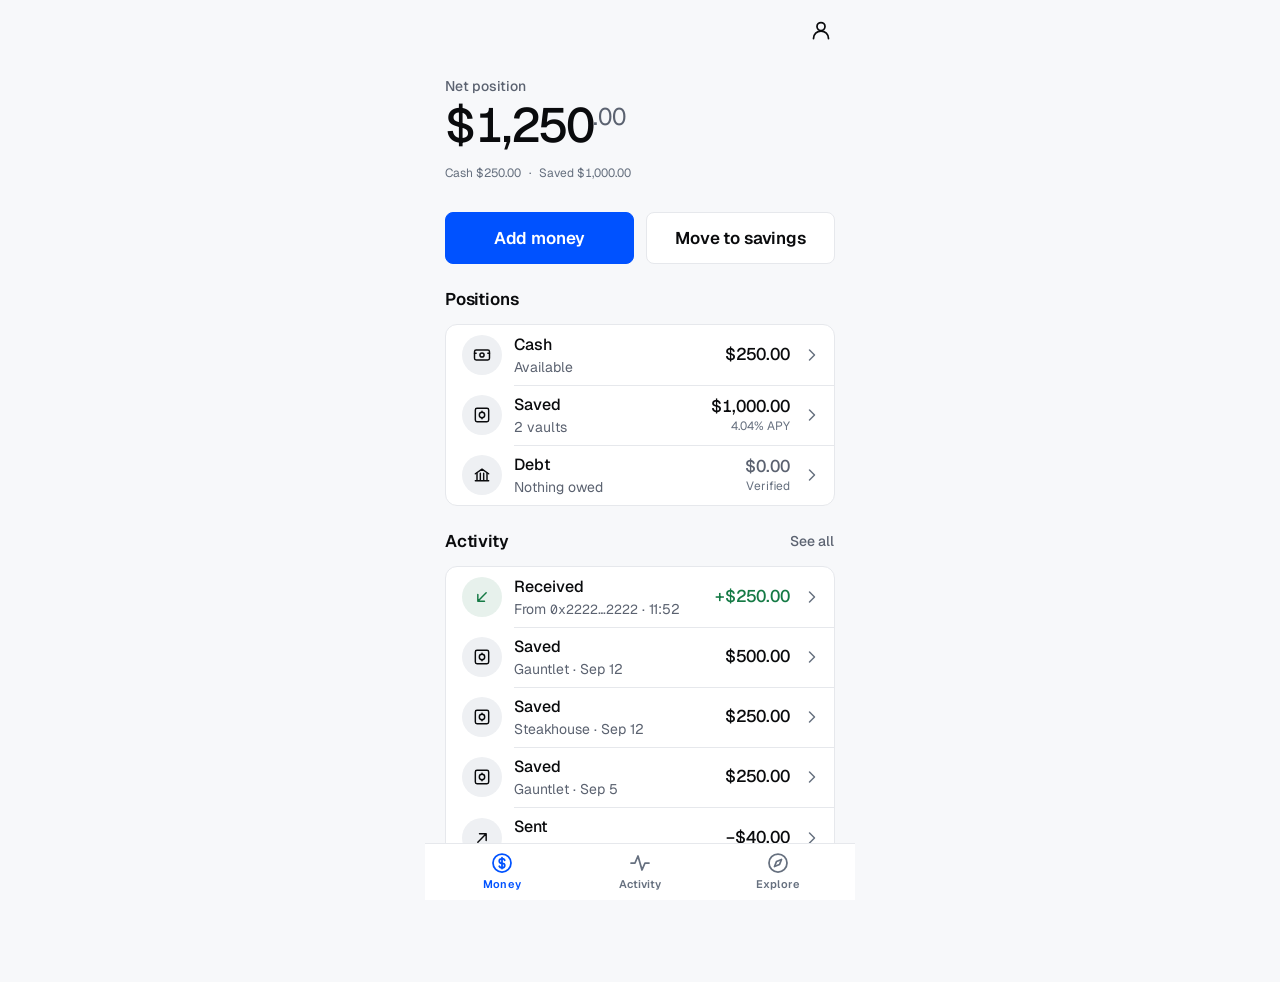
<file: comparison/loop/B-after-loop.html>
<!DOCTYPE html>
<html lang="en" data-state="funded">
<head>
<meta charset="utf-8">
<meta name="viewport" content="width=device-width, initial-scale=1, viewport-fit=cover">
<title>Home money</title>
<meta name="description" content="Home in its funded state, with loading and pending-deposit states selected by URL hash.">
<script>
  (function () {
    var root = document.documentElement;
    function apply() {
      var h = (location.hash || '').replace('#', '');
      root.setAttribute('data-state', h === 'loading' || h === 'pending' ? h : 'funded');
    }
    apply();
    window.addEventListener('hashchange', apply);
  })();
</script>
<link rel="preconnect" href="https://fonts.googleapis.com">
<link rel="preconnect" href="https://fonts.gstatic.com" crossorigin>
<link rel="stylesheet" href="https://fonts.googleapis.com/css2?family=Geist:wght@400;500;600&family=Geist+Mono:wght@400;500&display=swap">
<style>
/* ==========================================================================
   Tokens — verbatim from design-lab/home/tokens.css (Direction 1 values kept
   byte-for-byte). Components below read only these.
   ========================================================================== */
:root {
  color-scheme: light;
  --h-canvas:        #f7f8fa;
  --h-panel:         #ffffff;
  --h-ink:           #0a0b0d;
  --h-muted:         #5b6270;
  --h-hairline:      #e6e8ec;
  --h-ink-soft:      #2b3038;
  --h-quiet:         #66707f;
  --h-well:          #eef0f3;
  --h-well-press:    #e2e5ea;
  --h-scrim:         rgba(10, 11, 13, 0.44);
  --h-outline-fill:  transparent;
  --h-blue:          #0052ff;
  --h-blue-press:    #0046d9;
  --h-blue-ink:      #ffffff;
  --h-blue-tint:     rgba(0, 82, 255, 0.08);
  --h-gain:          #157a45;
  --h-gain-tint:     rgba(21, 122, 69, 0.10);
  --h-loss:          #c2313d;
  --h-loss-tint:     rgba(194, 49, 61, 0.10);
  --h-attention:     #9a5b00;
  --h-attention-tint:rgba(154, 91, 0, 0.10);
  --h-focus:         var(--h-ink);
  --h-font:          "Geist", -apple-system, BlinkMacSystemFont, "Segoe UI", Roboto, "Helvetica Neue", Arial, sans-serif;
  --h-font-mono:     "Geist Mono", ui-monospace, "SF Mono", Menlo, Consolas, monospace;
  --h-t-balance:     3rem;      --h-l-balance:  1.08;   --h-k-balance:  -0.03em;
  --h-t-balance-lg:  2.125rem;  --h-l-balance-lg: 1.15;
  --h-t-title-lg:    1.75rem;   --h-l-title-lg: 1.2;    --h-k-title-lg: -0.02em;
  --h-t-title:       1.25rem;   --h-l-title:    1.3;    --h-k-title:    -0.015em;
  --h-t-headline:    1.0625rem; --h-l-headline: 1.4;    --h-k-headline: -0.01em;
  --h-t-body:        1rem;      --h-l-body:     1.5;
  --h-t-secondary:   0.875rem;  --h-l-secondary:1.43;
  --h-t-caption:     0.75rem;   --h-l-caption:  1.33;
  --h-t-label:       0.6875rem; --h-l-label:    1.45;   --h-k-label:    0.06em;
  --h-t-amount:      1.0625rem;
  --h-t-amount-lg:   1.5rem;
  --h-s-1: 0.25rem;  --h-s-2: 0.5rem;   --h-s-3: 0.75rem;  --h-s-4: 1rem;
  --h-s-5: 1.25rem;  --h-s-6: 1.5rem;   --h-s-8: 2rem;     --h-s-10: 2.5rem;
  --h-s-12: 3rem;
  --h-gutter: 1.25rem;
  --h-r-control: 8px;
  --h-r-panel:   12px;
  --h-r-sheet:   20px;
  --h-r-pill:    999px;
  --h-hit:        2.75rem;
  --h-hit-lg:     3rem;
  --h-hit-cta:    3.25rem;
  --h-row:        3.5rem;
  --h-tabbar:     3.5rem;
  --h-ease:        cubic-bezier(0.2, 0, 0, 1);
  --h-ease-in:     cubic-bezier(0.4, 0, 1, 1);
  --h-d-press:     120ms;
  --h-d-chip:      120ms;
  --h-d-tab:       160ms;
  --h-d-sheet:     220ms;
  --h-d-fade:      140ms;
  --h-shadow-sheet: 0 -1px 0 var(--h-hairline);
}
@media (prefers-color-scheme: dark) {
  :root:not([data-theme="light"]) {
    color-scheme: dark;
    --h-canvas:        #0b0c0f;
    --h-panel:         #1a1d23;
    --h-ink:           #f2f4f7;
    --h-muted:         #9aa3b2;
    --h-hairline:      #2f343c;
    --h-ink-soft:      #d6dae1;
    --h-quiet:         #828b99;
    --h-well:          #1d2026;
    --h-well-press:    #272b32;
    --h-scrim:         rgba(0, 0, 0, 0.6);
    --h-outline-fill:  var(--h-well);
    --h-blue:          #2f6bff;
    --h-blue-press:    #4a7dff;
    --h-blue-ink:      #ffffff;
    --h-blue-tint:     rgba(47, 107, 255, 0.16);
    --h-gain:          #3fbf7a;
    --h-gain-tint:     rgba(63, 191, 122, 0.14);
    --h-loss:          #ff6b74;
    --h-loss-tint:     rgba(255, 107, 116, 0.14);
    --h-attention:     #e8a23c;
    --h-attention-tint:rgba(232, 162, 60, 0.14);
    --h-focus:         var(--h-ink);
  }
}
:root[data-theme="dark"] {
  color-scheme: dark;
  --h-canvas:        #0b0c0f;
  --h-panel:         #1a1d23;
  --h-ink:           #f2f4f7;
  --h-muted:         #9aa3b2;
  --h-hairline:      #2f343c;
  --h-ink-soft:      #d6dae1;
  --h-quiet:         #828b99;
  --h-well:          #1d2026;
  --h-well-press:    #272b32;
  --h-scrim:         rgba(0, 0, 0, 0.6);
  --h-outline-fill:  var(--h-well);
  --h-blue:          #2f6bff;
  --h-blue-press:    #4a7dff;
  --h-blue-ink:      #ffffff;
  --h-blue-tint:     rgba(47, 107, 255, 0.16);
  --h-gain:          #3fbf7a;
  --h-gain-tint:     rgba(63, 191, 122, 0.14);
  --h-loss:          #ff6b74;
  --h-loss-tint:     rgba(255, 107, 116, 0.14);
  --h-attention:     #e8a23c;
  --h-attention-tint:rgba(232, 162, 60, 0.14);
  --h-focus:         var(--h-ink);
}
@media (prefers-reduced-motion: reduce) {
  :root { --h-d-press: 0ms; --h-d-chip: 0ms; --h-d-tab: 0ms; --h-d-sheet: 0ms; }
}
:root[data-motion="reduce"] { --h-d-press: 0ms; --h-d-chip: 0ms; --h-d-tab: 0ms; --h-d-sheet: 0ms; }

/* ==========================================================================
   Base
   ========================================================================== */
*, *::before, *::after { box-sizing: border-box; }
html { scroll-behavior: auto; -webkit-text-size-adjust: 100%; overflow-x: clip; }
body {
  margin: 0;
  background: var(--h-canvas);
  color: var(--h-ink);
  font-family: var(--h-font);
  font-size: var(--h-t-body);
  line-height: var(--h-l-body);
  -webkit-font-smoothing: antialiased;
  text-rendering: optimizeLegibility;
  overflow-x: clip;
}
button { font: inherit; color: inherit; margin: 0; }
svg { display: block; flex: none; }
.h-num { font-variant-numeric: tabular-nums lining-nums; }
.h-mono { font-family: var(--h-font-mono); font-size: 0.9375em; }
.sr-only {
  position: absolute; width: 1px; height: 1px; padding: 0; margin: -1px;
  overflow: hidden; clip: rect(0 0 0 0); white-space: nowrap; border: 0;
}
:focus-visible { outline: 2px solid var(--h-focus); outline-offset: 2px; }

/* Screen shell: 390 is the design width, fluid down to 320, capped on wide
   viewports. Column flex so the tab bar is in flow and pinned by sticky:
   it can never be lost to an overflowing sibling. No state can scroll sideways. */
.h-screen {
  position: relative;
  width: 100%;
  max-width: 430px;
  min-width: 320px;
  min-height: 100dvh;
  margin: 0 auto;
  display: flex;
  flex-direction: column;
  overflow-x: clip;
}
.h-main {
  flex: 1 0 auto;
  min-width: 0;
  padding: 0 var(--h-gutter) var(--h-s-8);
}

/* State switching: only the hash decides. */
:root:not([data-state="loading"]) .st-loading { display: none !important; }
:root[data-state="loading"] .st-live { display: none !important; }
:root:not([data-state="pending"]) .st-pending { display: none !important; }
:root[data-state="pending"] .st-not-pending { display: none !important; }

/* ==========================================================================
   Top bar — root tab: no inline title, the balance is the title.
   ========================================================================== */
.h-topbar {
  display: flex;
  align-items: center;
  justify-content: flex-end;
  min-height: var(--h-hit);
  padding: calc(env(safe-area-inset-top, 0px) + var(--h-s-2)) var(--h-s-3) var(--h-s-1);
}

.h-iconbtn {
  display: inline-flex; align-items: center; justify-content: center;
  width: var(--h-hit); height: var(--h-hit);
  min-width: var(--h-hit); min-height: var(--h-hit);
  padding: 0;
  border: 0; border-radius: var(--h-r-control);
  background: transparent; color: var(--h-ink);
  cursor: pointer; -webkit-tap-highlight-color: transparent;
  transition: background-color var(--h-d-press) var(--h-ease), transform var(--h-d-press) var(--h-ease);
}
.h-iconbtn:active { background: var(--h-well-press); transform: scale(0.96); }
.h-iconbtn[data-surface="well"] { background: var(--h-well); }
.h-iconbtn[data-tone="muted"] { color: var(--h-muted); }

/* ==========================================================================
   Hero — unboxed on the canvas. Label above, amount, one meta line below.
   Every slot has a fixed height so the three states share one geometry:
   amount slot = balance line box; meta slot = 28px (pill 20 + 8).
   ========================================================================== */
.h-hero { padding: var(--h-s-5) 0 var(--h-s-6); }
.h-hero-label {
  margin: 0;
  font-size: var(--h-t-secondary); line-height: var(--h-l-secondary);
  font-weight: 500; color: var(--h-muted);
}
.h-hero-amount {
  display: flex; align-items: flex-start;
  min-height: calc(var(--h-t-balance) * var(--h-l-balance));
  margin: var(--h-s-1) 0 0;
  font-size: var(--h-t-balance); line-height: var(--h-l-balance);
  letter-spacing: var(--h-k-balance); font-weight: 500;
  color: var(--h-ink);
}
.h-hero-amount[data-size="long"] {
  min-height: calc(var(--h-t-balance-lg) * var(--h-l-balance-lg));
  font-size: var(--h-t-balance-lg); line-height: var(--h-l-balance-lg); letter-spacing: -0.02em;
}
.h-hero-figure { display: inline-flex; align-items: flex-start; white-space: nowrap; max-width: 100%; }
/* Cents: subordinate to the dollars. Half size, book weight, muted, hung from the cap line. */
.h-hero-amount .h-cents {
  font-size: 0.5em; line-height: 1; font-weight: 400; letter-spacing: -0.01em;
  color: var(--h-muted);
  margin-top: 0.22em;
}
.h-hero-meta {
  display: flex; flex-wrap: wrap; align-items: center; gap: var(--h-s-2);
  min-height: 1.75rem; margin: var(--h-s-2) 0 0;
  font-size: var(--h-t-caption); line-height: var(--h-l-caption); color: var(--h-quiet);
}
/* Separator is its own flex item, so the gap is symmetric on both sides. */
.h-sep { color: var(--h-quiet); }

/* Actions — two-button row 24px under the hero subline. One blue. */
.h-actions { display: grid; grid-template-columns: 1fr 1fr; gap: var(--h-s-3); margin: 0 0 var(--h-s-6); }
@media (max-width: 359px) { .h-actions { grid-template-columns: 1fr; } }
.h-btn {
  display: inline-flex; align-items: center; justify-content: center; gap: var(--h-s-2);
  min-height: var(--h-hit-lg); min-width: var(--h-hit); padding: 0 var(--h-s-4);
  border: 1px solid transparent; border-radius: var(--h-r-control);
  background: var(--h-well); color: var(--h-ink);
  font-size: var(--h-t-body); font-weight: 500; line-height: 1.2; text-align: center;
  cursor: pointer; text-decoration: none; -webkit-tap-highlight-color: transparent;
  transition: background-color var(--h-d-press) var(--h-ease), transform var(--h-d-press) var(--h-ease), border-color var(--h-d-press) var(--h-ease);
}
.h-btn[data-size="cta"] { min-height: var(--h-hit-cta); font-size: var(--h-t-headline); font-weight: 600; letter-spacing: var(--h-k-headline); }
.h-btn[data-block] { width: 100%; }
.h-btn:active { transform: scale(0.985); background: var(--h-well-press); }
.h-btn[data-variant="primary"] { background: var(--h-blue); color: var(--h-blue-ink); border-color: var(--h-blue); }
.h-btn[data-variant="primary"]:active { background: var(--h-blue-press); border-color: var(--h-blue-press); }
.h-btn[data-variant="outline"] { background: var(--h-panel); border-color: var(--h-hairline); }
.h-btn[data-variant="outline"]:active { background: var(--h-well-press); }
.h-btn[data-variant="quiet"] { background: transparent; }
.h-btn[data-variant="quiet"]:active { background: var(--h-well-press); }
.h-btn[data-size="sm"] { min-height: var(--h-hit); padding: 0 var(--h-s-3); font-size: var(--h-t-secondary); }
.h-btn:disabled, .h-btn[aria-disabled="true"] { opacity: 0.4; cursor: default; pointer-events: none; }

/* ==========================================================================
   Sections and panels
   ========================================================================== */
.h-section { margin: 0 0 var(--h-s-6); }
.h-section-head {
  display: flex; align-items: center; justify-content: space-between;
  margin: 0 0 var(--h-s-3);
}
.h-section-title {
  margin: 0;
  font-size: var(--h-t-headline); line-height: var(--h-l-headline);
  font-weight: 600; letter-spacing: var(--h-k-headline); color: var(--h-ink);
}
.h-section-head .h-btn[data-variant="quiet"] {
  /* 44px hit box (from its own min-height / padding) overhanging the 24px heading line,
     so section geometry stays 24 + 12. */
  margin: calc((var(--h-t-headline) * var(--h-l-headline) - var(--h-hit)) / 2) calc(-1 * var(--h-s-3)) calc((var(--h-t-headline) * var(--h-l-headline) - var(--h-hit)) / 2) 0;
  color: var(--h-muted);
}
.h-panel {
  background: var(--h-panel);
  border: 1px solid var(--h-hairline);
  border-radius: var(--h-r-panel);
  overflow: hidden;
}
.h-rows { margin: 0; padding: 0; list-style: none; }

/* Row: media 40, title + description, trailing amount (+ caption), chevron.
   Hairline inset from the text edge so the media column reads as a column. */
.h-row {
  position: relative;
  display: flex; align-items: center; gap: var(--h-s-3);
  width: 100%; min-height: var(--h-row);
  padding: var(--h-s-2) var(--h-s-4);
  border: 0; background: transparent; text-align: left; color: var(--h-ink);
  appearance: none; -webkit-appearance: none;
  cursor: pointer; -webkit-tap-highlight-color: transparent;
  transition: background-color var(--h-d-press) var(--h-ease);
}
div.h-row { cursor: default; }
.h-row:active { background: var(--h-well); }
.h-row:focus-visible { outline-offset: -2px; border-radius: var(--h-r-control); }
.h-rows > li + li > .h-row::before {
  content: ""; position: absolute; top: 0; right: 0;
  left: calc(var(--h-s-4) + 2.5rem + var(--h-s-3));
  height: 1px; background: var(--h-hairline);
}
/* A hidden pending row is still a sibling: the row after it must not draw a
   separator on top of the panel border when the pending row is not shown. */
:root:not([data-state="pending"]) .h-rows > li.st-pending + li > .h-row::before { display: none; }
.h-media {
  display: inline-flex; align-items: center; justify-content: center;
  width: 2.5rem; height: 2.5rem; border-radius: 50%;
  background: var(--h-well); color: var(--h-ink);
}
.h-media svg { width: 20px; height: 20px; }
.h-media[data-tone="gain"] { background: var(--h-gain-tint); color: var(--h-gain); }
.h-media[data-tone="loss"] { background: var(--h-loss-tint); color: var(--h-loss); }
.h-media[data-tone="attention"] { background: var(--h-attention-tint); color: var(--h-attention); }
.h-media[data-tone="ink"] { background: var(--h-ink); color: var(--h-canvas); }
.h-row-text { flex: 1 1 auto; min-width: 0; display: flex; flex-direction: column; }
.h-row-title {
  font-size: var(--h-t-body); line-height: var(--h-l-body); font-weight: 500;
  white-space: nowrap; overflow: hidden; text-overflow: ellipsis;
}
.h-row-desc {
  font-size: var(--h-t-secondary); line-height: var(--h-l-secondary); color: var(--h-muted);
  white-space: nowrap; overflow: hidden; text-overflow: ellipsis;
}
.h-row-trail { flex: none; display: flex; flex-direction: column; align-items: flex-end; max-width: 16ch; }
.h-amount { font-size: var(--h-t-amount); line-height: 1.4; font-weight: 500; color: var(--h-ink); white-space: nowrap; }
.h-amount[data-tone="gain"] { color: var(--h-gain); }
.h-amount[data-tone="loss"] { color: var(--h-loss); }
.h-amount[data-tone="muted"] { color: var(--h-muted); }
.h-amount-sub { font-size: var(--h-t-caption); line-height: var(--h-l-caption); color: var(--h-quiet); white-space: nowrap; }
.h-chevron { width: 20px; height: 20px; color: var(--h-quiet); margin-right: calc(-1 * var(--h-s-1)); }

/* Pill — status only. The dot carries the colour so the text stays legible. */
.h-pill {
  display: inline-flex; align-items: center; gap: 6px;
  min-height: 1.25rem; padding: 0 var(--h-s-2);
  border-radius: var(--h-r-pill);
  font-size: var(--h-t-caption); line-height: var(--h-l-caption); font-weight: 500;
  color: var(--h-ink); background: var(--h-well);
}
.h-pill::before { content: ""; width: 6px; height: 6px; border-radius: 50%; background: currentColor; }
.h-pill[data-tone="attention"] { background: var(--h-attention-tint); }
.h-pill[data-tone="attention"]::before { background: var(--h-attention); }
.h-pill[data-tone="gain"] { background: var(--h-gain-tint); }
.h-pill[data-tone="gain"]::before { background: var(--h-gain); }
.h-pill[data-tone="loss"] { background: var(--h-loss-tint); }
.h-pill[data-tone="loss"]::before { background: var(--h-loss); }
.h-pill[data-dot="none"]::before { display: none; }

/* Skeleton — same geometry as the content it replaces. Every skeleton is
   sized in px/rem against its slot, never in ch, and never wider than the slot. */
.h-skeleton {
  display: block; max-width: 100%; background: var(--h-well); border-radius: 6px;
  animation: h-pulse 1.2s var(--h-ease) infinite alternate;
}
.h-skeleton[data-shape="circle"] { border-radius: 50%; }
@keyframes h-pulse { from { opacity: 1; } to { opacity: 0.55; } }
.h-hero-amount .h-skeleton { width: 220px; height: calc(var(--h-t-balance) * var(--h-l-balance)); margin: 0; border-radius: 8px; }
.h-hero-meta .h-skeleton { width: 12rem; height: 0.75rem; }
.h-row-title .h-skeleton { width: 5rem; height: 1em; margin: 0.25em 0; }
.h-row-desc .h-skeleton { width: 7.5rem; height: 1em; margin: 0.2em 0; }
.h-amount .h-skeleton { width: 4.5rem; height: 1em; margin: 0.2em 0; }

/* ==========================================================================
   Tab bar — 3 items, active is the one place blue repeats. In flow at the end
   of the column, sticky to the viewport bottom, so it exists in every state.
   ========================================================================== */
.h-tabbar {
  position: sticky; bottom: 0; z-index: 1;
  margin-top: auto;
  width: 100%;
  display: grid; grid-template-columns: repeat(3, 1fr);
  min-height: calc(var(--h-tabbar) + env(safe-area-inset-bottom, 0px));
  padding: 0 var(--h-s-2) env(safe-area-inset-bottom, 0px);
  background: var(--h-panel);
  border-top: 1px solid var(--h-hairline);
}
.h-tab {
  display: flex; flex-direction: column; align-items: center; justify-content: center; gap: 2px;
  min-height: var(--h-tabbar); padding: var(--h-s-1) var(--h-s-2);
  border: 0; border-radius: var(--h-r-control); background: transparent;
  color: var(--h-quiet); cursor: pointer; -webkit-tap-highlight-color: transparent;
  font-size: var(--h-t-label); line-height: var(--h-l-label); font-weight: 600; letter-spacing: 0.01em;
  transition: color var(--h-d-tab) var(--h-ease);
}
.h-tab svg { width: 24px; height: 24px; }
.h-tab[aria-current="page"] { color: var(--h-blue); }
.h-tab:active { color: var(--h-ink); }
.h-tab:focus-visible { outline-offset: -2px; }

@media (prefers-reduced-motion: reduce) {
  .h-skeleton { animation: none; }
  .h-btn:active, .h-iconbtn:active { transform: none; }
}
:root[data-motion="reduce"] .h-skeleton { animation: none; }
:root[data-motion="reduce"] .h-btn:active, :root[data-motion="reduce"] .h-iconbtn:active { transform: none; }
</style>
</head>
<body>
<div class="h-screen">

  <header class="h-topbar">
    <h1 class="sr-only">Home</h1>
    <button class="h-iconbtn" type="button" aria-label="Account">
      <svg viewBox="0 0 24 24" width="24" height="24" fill="none" stroke="currentColor" stroke-width="1.75" stroke-linecap="round" stroke-linejoin="round" aria-hidden="true">
        <circle cx="12" cy="8.5" r="4"/>
        <path d="M4.5 20.5a7.5 7.5 0 0 1 15 0"/>
      </svg>
    </button>
  </header>

  <main class="h-main" id="main">

    <!-- Hero: net position. The subline is the one slot that explains the number:
         the cash / saved split when settled, the unresolved movement when pending. -->
    <section class="h-hero" aria-labelledby="net-label">
      <p class="h-hero-label" id="net-label">Net position</p>

      <p class="h-hero-amount h-num st-live"><span class="sr-only">1,250 dollars and 0 cents</span><span class="h-hero-figure" aria-hidden="true">$1,250<span class="h-cents">.00</span></span></p>
      <p class="h-hero-amount st-loading" aria-hidden="true"><span class="h-skeleton"></span></p>
      <p class="sr-only st-loading" role="status" aria-live="polite">Loading your balances</p>

      <p class="h-hero-meta h-num st-live st-not-pending"><span>Cash $250.00</span><span class="h-sep" aria-hidden="true">·</span><span>Saved $1,000.00</span></p>
      <p class="h-hero-meta st-pending"><span class="h-pill" data-tone="attention">Pending</span><span class="h-num">$100.00 to Gauntlet</span><span class="h-sep" aria-hidden="true">·</span><span>Still in Cash</span></p>
      <p class="h-hero-meta st-loading" aria-hidden="true"><span class="h-skeleton"></span></p>
    </section>

    <!-- Actions: one primary -->
    <div class="h-actions">
      <button class="h-btn" data-variant="primary" data-size="cta" data-block type="button">
        Add money
      </button>
      <button class="h-btn st-live" data-variant="outline" data-size="cta" data-block type="button">
        Move to savings
      </button>
      <button class="h-btn st-loading" data-variant="outline" data-size="cta" data-block type="button" aria-disabled="true">
        Move to savings
      </button>
    </div>

    <!-- Positions -->
    <section class="h-section" aria-labelledby="positions-title">
      <div class="h-section-head">
        <h2 class="h-section-title" id="positions-title">Positions</h2>
      </div>

      <div class="h-panel st-live">
        <ul class="h-rows">
          <li>
            <button class="h-row" type="button">
              <span class="h-media" aria-hidden="true">
                <svg viewBox="0 0 24 24" fill="none" stroke="currentColor" stroke-width="1.75" stroke-linecap="round" stroke-linejoin="round"><rect x="3" y="6" width="18" height="12" rx="2"/><circle cx="12" cy="12" r="2.5"/><path d="M3 10h2M19 10h2"/></svg>
              </span>
              <span class="h-row-text">
                <span class="h-row-title">Cash</span>
                <span class="h-row-desc">Available</span>
              </span>
              <span class="h-row-trail">
                <span class="h-amount h-num">$250.00</span>
              </span>
              <svg class="h-chevron" viewBox="0 0 24 24" fill="none" stroke="currentColor" stroke-width="1.75" stroke-linecap="round" stroke-linejoin="round" aria-hidden="true"><path d="M9 6l6 6-6 6"/></svg>
            </button>
          </li>
          <li>
            <button class="h-row" type="button">
              <span class="h-media" aria-hidden="true">
                <svg viewBox="0 0 24 24" fill="none" stroke="currentColor" stroke-width="1.75" stroke-linecap="round" stroke-linejoin="round"><rect x="4" y="4" width="16" height="16" rx="2"/><circle cx="12" cy="12" r="3.25"/><path d="M12 8.75V7.5M12 16.5v-1.25"/></svg>
              </span>
              <span class="h-row-text">
                <span class="h-row-title">Saved</span>
                <span class="h-row-desc">2 vaults</span>
              </span>
              <span class="h-row-trail">
                <span class="h-amount h-num">$1,000.00</span>
                <span class="h-amount-sub h-num">4.04% APY</span>
              </span>
              <svg class="h-chevron" viewBox="0 0 24 24" fill="none" stroke="currentColor" stroke-width="1.75" stroke-linecap="round" stroke-linejoin="round" aria-hidden="true"><path d="M9 6l6 6-6 6"/></svg>
            </button>
          </li>
          <li>
            <button class="h-row" type="button">
              <span class="h-media" aria-hidden="true">
                <svg viewBox="0 0 24 24" fill="none" stroke="currentColor" stroke-width="1.75" stroke-linecap="round" stroke-linejoin="round"><path d="M4 10.5L12 5l8 5.5"/><path d="M6 10v8M10 10v8M14 10v8M18 10v8"/><path d="M4 19h16"/></svg>
              </span>
              <span class="h-row-text">
                <span class="h-row-title">Debt</span>
                <span class="h-row-desc">Nothing owed</span>
              </span>
              <span class="h-row-trail">
                <span class="h-amount h-num" data-tone="muted">$0.00</span>
                <span class="h-amount-sub">Verified</span>
              </span>
              <svg class="h-chevron" viewBox="0 0 24 24" fill="none" stroke="currentColor" stroke-width="1.75" stroke-linecap="round" stroke-linejoin="round" aria-hidden="true"><path d="M9 6l6 6-6 6"/></svg>
            </button>
          </li>
        </ul>
      </div>

      <div class="h-panel st-loading" aria-hidden="true">
        <ul class="h-rows">
          <li><div class="h-row"><span class="h-media h-skeleton" data-shape="circle"></span><span class="h-row-text"><span class="h-row-title"><span class="h-skeleton"></span></span><span class="h-row-desc"><span class="h-skeleton"></span></span></span><span class="h-row-trail"><span class="h-amount"><span class="h-skeleton"></span></span></span></div></li>
          <li><div class="h-row"><span class="h-media h-skeleton" data-shape="circle"></span><span class="h-row-text"><span class="h-row-title"><span class="h-skeleton"></span></span><span class="h-row-desc"><span class="h-skeleton"></span></span></span><span class="h-row-trail"><span class="h-amount"><span class="h-skeleton"></span></span></span></div></li>
          <li><div class="h-row"><span class="h-media h-skeleton" data-shape="circle"></span><span class="h-row-text"><span class="h-row-title"><span class="h-skeleton"></span></span><span class="h-row-desc"><span class="h-skeleton"></span></span></span><span class="h-row-trail"><span class="h-amount"><span class="h-skeleton"></span></span></span></div></li>
        </ul>
      </div>
    </section>

    <!-- Activity -->
    <section class="h-section" aria-labelledby="activity-title">
      <div class="h-section-head">
        <h2 class="h-section-title" id="activity-title">Activity</h2>
        <button class="h-btn st-live" data-variant="quiet" data-size="sm" type="button">See all</button>
      </div>

      <div class="h-panel st-live">
        <ul class="h-rows">
          <li class="st-pending">
            <button class="h-row" type="button">
              <span class="h-media" data-tone="attention" aria-hidden="true">
                <svg viewBox="0 0 24 24" fill="none" stroke="currentColor" stroke-width="1.75" stroke-linecap="round" stroke-linejoin="round"><circle cx="12" cy="12" r="8.25"/><path d="M12 7.5V12l3 2"/></svg>
              </span>
              <span class="h-row-text">
                <span class="h-row-title">Saving to Gauntlet</span>
                <span class="h-row-desc">Pending · 12:03</span>
              </span>
              <span class="h-row-trail">
                <span class="h-amount h-num" data-tone="muted">$100.00</span>
              </span>
              <svg class="h-chevron" viewBox="0 0 24 24" fill="none" stroke="currentColor" stroke-width="1.75" stroke-linecap="round" stroke-linejoin="round" aria-hidden="true"><path d="M9 6l6 6-6 6"/></svg>
            </button>
          </li>
          <li>
            <button class="h-row" type="button">
              <span class="h-media" data-tone="gain" aria-hidden="true">
                <svg viewBox="0 0 24 24" fill="none" stroke="currentColor" stroke-width="1.75" stroke-linecap="round" stroke-linejoin="round"><path d="M17 7L7 17M7 9v8h8"/></svg>
              </span>
              <span class="h-row-text">
                <span class="h-row-title">Received</span>
                <span class="h-row-desc">From <span class="h-mono">0x2222…2222</span> · 11:52</span>
              </span>
              <span class="h-row-trail">
                <span class="h-amount h-num" data-tone="gain">+$250.00</span>
              </span>
              <svg class="h-chevron" viewBox="0 0 24 24" fill="none" stroke="currentColor" stroke-width="1.75" stroke-linecap="round" stroke-linejoin="round" aria-hidden="true"><path d="M9 6l6 6-6 6"/></svg>
            </button>
          </li>
          <li>
            <button class="h-row" type="button">
              <span class="h-media" aria-hidden="true">
                <svg viewBox="0 0 24 24" fill="none" stroke="currentColor" stroke-width="1.75" stroke-linecap="round" stroke-linejoin="round"><rect x="4" y="4" width="16" height="16" rx="2"/><circle cx="12" cy="12" r="3.25"/><path d="M12 8.75V7.5M12 16.5v-1.25"/></svg>
              </span>
              <span class="h-row-text">
                <span class="h-row-title">Saved</span>
                <span class="h-row-desc">Gauntlet · Sep 12</span>
              </span>
              <span class="h-row-trail">
                <span class="h-amount h-num">$500.00</span>
              </span>
              <svg class="h-chevron" viewBox="0 0 24 24" fill="none" stroke="currentColor" stroke-width="1.75" stroke-linecap="round" stroke-linejoin="round" aria-hidden="true"><path d="M9 6l6 6-6 6"/></svg>
            </button>
          </li>
          <li>
            <button class="h-row" type="button">
              <span class="h-media" aria-hidden="true">
                <svg viewBox="0 0 24 24" fill="none" stroke="currentColor" stroke-width="1.75" stroke-linecap="round" stroke-linejoin="round"><rect x="4" y="4" width="16" height="16" rx="2"/><circle cx="12" cy="12" r="3.25"/><path d="M12 8.75V7.5M12 16.5v-1.25"/></svg>
              </span>
              <span class="h-row-text">
                <span class="h-row-title">Saved</span>
                <span class="h-row-desc">Steakhouse · Sep 12</span>
              </span>
              <span class="h-row-trail">
                <span class="h-amount h-num">$250.00</span>
              </span>
              <svg class="h-chevron" viewBox="0 0 24 24" fill="none" stroke="currentColor" stroke-width="1.75" stroke-linecap="round" stroke-linejoin="round" aria-hidden="true"><path d="M9 6l6 6-6 6"/></svg>
            </button>
          </li>
          <li>
            <button class="h-row" type="button">
              <span class="h-media" aria-hidden="true">
                <svg viewBox="0 0 24 24" fill="none" stroke="currentColor" stroke-width="1.75" stroke-linecap="round" stroke-linejoin="round"><rect x="4" y="4" width="16" height="16" rx="2"/><circle cx="12" cy="12" r="3.25"/><path d="M12 8.75V7.5M12 16.5v-1.25"/></svg>
              </span>
              <span class="h-row-text">
                <span class="h-row-title">Saved</span>
                <span class="h-row-desc">Gauntlet · Sep 5</span>
              </span>
              <span class="h-row-trail">
                <span class="h-amount h-num">$250.00</span>
              </span>
              <svg class="h-chevron" viewBox="0 0 24 24" fill="none" stroke="currentColor" stroke-width="1.75" stroke-linecap="round" stroke-linejoin="round" aria-hidden="true"><path d="M9 6l6 6-6 6"/></svg>
            </button>
          </li>
          <li>
            <button class="h-row" type="button">
              <span class="h-media" aria-hidden="true">
                <svg viewBox="0 0 24 24" fill="none" stroke="currentColor" stroke-width="1.75" stroke-linecap="round" stroke-linejoin="round"><path d="M7 17L17 7M9 7h8v8"/></svg>
              </span>
              <span class="h-row-text">
                <span class="h-row-title">Sent</span>
                <span class="h-row-desc">To <span class="h-mono">0x3333…3333</span> · Sep 3</span>
              </span>
              <span class="h-row-trail">
                <span class="h-amount h-num">−$40.00</span>
              </span>
              <svg class="h-chevron" viewBox="0 0 24 24" fill="none" stroke="currentColor" stroke-width="1.75" stroke-linecap="round" stroke-linejoin="round" aria-hidden="true"><path d="M9 6l6 6-6 6"/></svg>
            </button>
          </li>
        </ul>
      </div>

      <div class="h-panel st-loading" aria-hidden="true">
        <ul class="h-rows">
          <li><div class="h-row"><span class="h-media h-skeleton" data-shape="circle"></span><span class="h-row-text"><span class="h-row-title"><span class="h-skeleton"></span></span><span class="h-row-desc"><span class="h-skeleton"></span></span></span><span class="h-row-trail"><span class="h-amount"><span class="h-skeleton"></span></span></span></div></li>
          <li><div class="h-row"><span class="h-media h-skeleton" data-shape="circle"></span><span class="h-row-text"><span class="h-row-title"><span class="h-skeleton"></span></span><span class="h-row-desc"><span class="h-skeleton"></span></span></span><span class="h-row-trail"><span class="h-amount"><span class="h-skeleton"></span></span></span></div></li>
          <li><div class="h-row"><span class="h-media h-skeleton" data-shape="circle"></span><span class="h-row-text"><span class="h-row-title"><span class="h-skeleton"></span></span><span class="h-row-desc"><span class="h-skeleton"></span></span></span><span class="h-row-trail"><span class="h-amount"><span class="h-skeleton"></span></span></span></div></li>
          <li><div class="h-row"><span class="h-media h-skeleton" data-shape="circle"></span><span class="h-row-text"><span class="h-row-title"><span class="h-skeleton"></span></span><span class="h-row-desc"><span class="h-skeleton"></span></span></span><span class="h-row-trail"><span class="h-amount"><span class="h-skeleton"></span></span></span></div></li>
          <li><div class="h-row"><span class="h-media h-skeleton" data-shape="circle"></span><span class="h-row-text"><span class="h-row-title"><span class="h-skeleton"></span></span><span class="h-row-desc"><span class="h-skeleton"></span></span></span><span class="h-row-trail"><span class="h-amount"><span class="h-skeleton"></span></span></span></div></li>
        </ul>
      </div>
    </section>

  </main>

  <nav class="h-tabbar" aria-label="Main">
    <button class="h-tab" type="button" aria-current="page">
      <svg viewBox="0 0 24 24" fill="none" stroke="currentColor" stroke-width="1.75" stroke-linecap="round" stroke-linejoin="round" aria-hidden="true"><circle cx="12" cy="12" r="9"/><path d="M12 6.5v11M14.75 9.25a2.75 2.75 0 0 0-2.5-1.5h-.75a2.25 2.25 0 0 0 0 4.5h1a2.25 2.25 0 0 1 0 4.5h-.75a2.75 2.75 0 0 1-2.5-1.5"/></svg>
      Money
    </button>
    <button class="h-tab" type="button">
      <svg viewBox="0 0 24 24" fill="none" stroke="currentColor" stroke-width="1.75" stroke-linecap="round" stroke-linejoin="round" aria-hidden="true"><path d="M3 12h4l3-7 4 14 3-7h4"/></svg>
      Activity
    </button>
    <button class="h-tab" type="button">
      <svg viewBox="0 0 24 24" fill="none" stroke="currentColor" stroke-width="1.75" stroke-linecap="round" stroke-linejoin="round" aria-hidden="true"><circle cx="12" cy="12" r="9"/><path d="M15.5 8.5l-2 5-5 2 2-5z"/></svg>
      Explore
    </button>
  </nav>

</div>
</body>
</html>
</file>
<file: home/tokens.css>
/* ==========================================================================
   Home UI foundation — tokens
   Extends jessepollak/home Direction 1 (locked 2026-09-08). Values that
   already exist upstream keep their upstream hex. Everything else is new.

   Naming: --h-<role>. Semantic first (ink, canvas, panel), never raw hue names,
   so a screen never knows whether it is in light or dark.
   ========================================================================== */

:root {
  color-scheme: light;

  /* Ground and ink — upstream values */
  --h-canvas:        #f7f8fa;   /* page behind panels */
  --h-panel:         #ffffff;   /* white panels on canvas */
  --h-ink:           #0a0b0d;   /* near-ink, never pure black */
  --h-muted:         #5b6270;   /* secondary copy */
  --h-hairline:      #e6e8ec;   /* 1px rules */

  /* New neutrals, cool-biased toward Base blue so greys read chosen */
  --h-ink-soft:      #2b3038;   /* headings that should not shout */
  --h-quiet:         #66707f;   /* tertiary: timestamps, helper. 4.7:1 on canvas */
  --h-well:          #eef0f3;   /* inset surface: numpad keys, chips, skeleton */
  --h-well-press:    #e2e5ea;   /* the same, pressed */
  --h-scrim:         rgba(10, 11, 13, 0.44);
  --h-outline-fill:  var(--h-panel);           /* outline buttons: white on the light canvas, the well on dark */

  /* Accent — the single primary action colour. Nothing else is blue. */
  --h-blue:          #0052ff;
  --h-blue-press:    #0046d9;
  --h-blue-ink:      #ffffff;
  --h-blue-tint:     rgba(0, 82, 255, 0.08);   /* selected rows, chart fill only */

  /* Semantic. Separate from accent; never decorative. */
  --h-gain:          #157a45;   /* percent up, confirmed */
  --h-gain-tint:     rgba(21, 122, 69, 0.10);
  --h-loss:          #c2313d;   /* percent down, failed */
  --h-loss-tint:     rgba(194, 49, 61, 0.10);
  --h-attention:     #9a5b00;   /* pending, needs attention */
  --h-attention-tint:rgba(154, 91, 0, 0.10);

  /* Focus ring — ink, not blue, so it stays legible on the blue button */
  --h-focus:         var(--h-ink);

  /* Type */
  --h-font:          "Geist", -apple-system, BlinkMacSystemFont, "Segoe UI", Roboto, "Helvetica Neue", Arial, sans-serif;
  --h-font-mono:     "Geist Mono", ui-monospace, "SF Mono", Menlo, Consolas, monospace;

  /* Type ramp (size / line-height / tracking). rem so Dynamic Type scales it. */
  --h-t-balance:     3rem;      --h-l-balance:  1.08;   --h-k-balance:  -0.03em;
  --h-t-balance-lg:  2.125rem;  --h-l-balance-lg: 1.15; /* long or localized amounts */
  --h-t-title-lg:    1.75rem;   --h-l-title-lg: 1.2;    --h-k-title-lg: -0.02em;
  --h-t-title:       1.25rem;   --h-l-title:    1.3;    --h-k-title:    -0.015em;
  --h-t-headline:    1.0625rem; --h-l-headline: 1.4;    --h-k-headline: -0.01em;
  --h-t-body:        1rem;      --h-l-body:     1.5;
  --h-t-secondary:   0.875rem;  --h-l-secondary:1.43;
  --h-t-caption:     0.75rem;   --h-l-caption:  1.33;
  --h-t-label:       0.6875rem; --h-l-label:    1.45;   --h-k-label:    0.06em;
  --h-t-amount:      1.0625rem; /* row amounts, tabular */
  --h-t-amount-lg:   1.5rem;    /* peer amounts under the balance */

  /* Space — 4pt scale */
  --h-s-1: 0.25rem;  --h-s-2: 0.5rem;   --h-s-3: 0.75rem;  --h-s-4: 1rem;
  --h-s-5: 1.25rem;  --h-s-6: 1.5rem;   --h-s-8: 2rem;     --h-s-10: 2.5rem;
  --h-s-12: 3rem;
  --h-gutter: 1.25rem;          /* screen side gutter, 20px */

  /* Shape — upstream 8 / 12, plus a sheet radius */
  --h-r-control: 8px;
  --h-r-panel:   12px;
  --h-r-sheet:   20px;
  --h-r-pill:    999px;

  /* Hit targets — HIG minimum 44, comfortable 48, primary 52 */
  --h-hit:        2.75rem;
  --h-hit-lg:     3rem;
  --h-hit-cta:    3.25rem;
  --h-row:        3.5rem;       /* list row minimum, 56 */
  --h-tabbar:     3.5rem;

  /* Motion — upstream limits: tab ≤180, chip ≤120, press 100–160 */
  --h-ease:        cubic-bezier(0.2, 0, 0, 1);     /* out, optical */
  --h-ease-in:     cubic-bezier(0.4, 0, 1, 1);
  --h-d-press:     120ms;
  --h-d-chip:      120ms;
  --h-d-tab:       160ms;
  --h-d-sheet:     220ms;
  --h-d-fade:      140ms;

  /* Only elevation in the system: the sheet over its scrim. Panels get none. */
  --h-shadow-sheet: 0 -1px 0 var(--h-hairline);
}

@media (prefers-color-scheme: dark) {
  :root:not([data-theme="light"]) {
    color-scheme: dark;
    --h-canvas:        #0b0c0f;
    --h-panel:         #1a1d23;
    --h-ink:           #f2f4f7;
    --h-muted:         #9aa3b2;
    --h-hairline:      #2f343c;
    --h-ink-soft:      #d6dae1;
    --h-quiet:         #828b99;
    --h-well:          #1d2026;
    --h-well-press:    #272b32;
    --h-scrim:         rgba(0, 0, 0, 0.6);
    --h-outline-fill:  var(--h-well);
    --h-blue:          #2f6bff;   /* lifted for contrast on dark ground */
    --h-blue-press:    #4a7dff;
    --h-blue-ink:      #ffffff;
    --h-blue-tint:     rgba(47, 107, 255, 0.16);
    --h-gain:          #3fbf7a;
    --h-gain-tint:     rgba(63, 191, 122, 0.14);
    --h-loss:          #ff6b74;
    --h-loss-tint:     rgba(255, 107, 116, 0.14);
    --h-attention:     #e8a23c;
    --h-attention-tint:rgba(232, 162, 60, 0.14);
    --h-focus:         var(--h-ink);
  }
}

:root[data-theme="dark"] {
  color-scheme: dark;
  --h-canvas:        #0b0c0f;
  --h-panel:         #1a1d23;
  --h-ink:           #f2f4f7;
  --h-muted:         #9aa3b2;
  --h-hairline:      #2f343c;
  --h-ink-soft:      #d6dae1;
  --h-quiet:         #828b99;
  --h-well:          #1d2026;
  --h-well-press:    #272b32;
  --h-scrim:         rgba(0, 0, 0, 0.6);
  --h-outline-fill:  var(--h-well);
  --h-blue:          #2f6bff;
  --h-blue-press:    #4a7dff;
  --h-blue-ink:      #ffffff;
  --h-blue-tint:     rgba(47, 107, 255, 0.16);
  --h-gain:          #3fbf7a;
  --h-gain-tint:     rgba(63, 191, 122, 0.14);
  --h-loss:          #ff6b74;
  --h-loss-tint:     rgba(255, 107, 116, 0.14);
  --h-attention:     #e8a23c;
  --h-attention-tint:rgba(232, 162, 60, 0.14);
  --h-focus:         var(--h-ink);
}

/* Reduced motion: spatial motion off, short opacity kept where it explains state. */
@media (prefers-reduced-motion: reduce) {
  :root {
    --h-d-press: 0ms;
    --h-d-chip:  0ms;
    --h-d-tab:   0ms;
    --h-d-sheet: 0ms;
  }
}
:root[data-motion="reduce"] {
  --h-d-press: 0ms;
  --h-d-chip:  0ms;
  --h-d-tab:   0ms;
  --h-d-sheet: 0ms;
}
</file>
<file: home/system.css>
/* ==========================================================================
   Home UI system — components
   Every class is `h-<component>`; variants and states are data attributes so
   they port cleanly to shadcn `variant` props and to `data-slot` / `data-part`
   selectors upstream. No hex here: everything reads a token from tokens.css.
   ========================================================================== */

*, *::before, *::after { box-sizing: border-box; }

/* ---------- Shell ------------------------------------------------------- */

.h-app {
  position: relative;
  display: flex;
  flex-direction: column;
  height: 100%;
  overflow: hidden;
  background: var(--h-canvas);
  color: var(--h-ink);
  font-family: var(--h-font);
  font-size: var(--h-t-body);
  line-height: var(--h-l-body);
  -webkit-font-smoothing: antialiased;
  text-rendering: optimizeLegibility;
  font-feature-settings: "ss01", "cv11";
}
.h-app :focus-visible {
  outline: 2px solid var(--h-focus);
  outline-offset: 2px;
  border-radius: var(--h-r-control);
}
/* :where() keeps these resets at zero specificity so component classes win. */
:where(.h-app) button, :where(.h-app) input {
  font: inherit;
  color: inherit;
  letter-spacing: inherit;
}
:where(.h-app) button { cursor: pointer; }
:where(.h-app) a { color: inherit; }
:where(.h-app) h1, :where(.h-app) h2, :where(.h-app) h3, :where(.h-app) p, :where(.h-app) ul, :where(.h-app) ol { margin: 0; }
:where(.h-app) ul, :where(.h-app) ol { padding: 0; list-style: none; }
:where(.h-app) svg { display: block; flex: none; }
.h-app [hidden] { display: none !important; }

/* Numbers: aligned everywhere they can line up */
.h-num { font-variant-numeric: tabular-nums lining-nums; }
.h-mono { font-family: var(--h-font-mono); font-size: 0.9em; }

/* ---------- Top bar ----------------------------------------------------- */

.h-topbar {
  display: grid;
  grid-template-columns: var(--h-hit) 1fr var(--h-hit);
  align-items: center;
  min-height: 3.5rem;
  padding-inline: calc(var(--h-gutter) - 0.5rem);
  flex: none;
}
.h-topbar-title {
  grid-column: 2;
  text-align: center;
  font-size: var(--h-t-headline);
  line-height: var(--h-l-headline);
  letter-spacing: var(--h-k-headline);
  font-weight: 600;
}
.h-topbar-lead  { grid-column: 1; }
.h-topbar-trail { grid-column: 3; justify-self: end; }

/* Large-title root screens (HIG): the bar carries only actions, the title
   sits in the scroll area so it can breathe. */
.h-large-title {
  font-size: var(--h-t-title-lg);
  line-height: var(--h-l-title-lg);
  letter-spacing: var(--h-k-title-lg);
  font-weight: 600;
  text-wrap: balance;
}
/* Large-title row: title left, the screen's one icon action right, on the same baseline. */
.h-title-row {
  display: flex; align-items: center; justify-content: space-between; gap: var(--h-s-3);
  padding-block: var(--h-s-2) var(--h-s-2);
  margin-inline-end: calc(var(--h-s-2) * -1);
}

/* ---------- Scroll view ------------------------------------------------- */

.h-view {
  flex: 1 1 auto;
  min-height: 0;
  overflow-y: auto;
  overscroll-behavior: contain;
  -webkit-overflow-scrolling: touch;
  padding-inline: var(--h-gutter);
  padding-bottom: calc(var(--h-tabbar) + var(--h-s-8));
  scroll-behavior: auto;
}
.h-view[data-tabbar="none"] { padding-bottom: var(--h-s-8); }
.h-stack { display: flex; flex-direction: column; gap: var(--h-s-6); }
.h-stack[data-gap="tight"] { gap: var(--h-s-3); }
.h-stack[data-gap="loose"] { gap: var(--h-s-8); }

/* ---------- Type roles -------------------------------------------------- */

.h-label {
  font-size: var(--h-t-secondary);
  line-height: var(--h-l-secondary);
  color: var(--h-muted);
  font-weight: 500;
}
.h-caption {
  font-size: var(--h-t-caption);
  line-height: var(--h-l-caption);
  color: var(--h-quiet);
}
.h-eyebrow {
  font-size: var(--h-t-label);
  line-height: var(--h-l-label);
  letter-spacing: var(--h-k-label);
  text-transform: uppercase;
  color: var(--h-quiet);
  font-weight: 600;
}
.h-title {
  font-size: var(--h-t-title);
  line-height: var(--h-l-title);
  letter-spacing: var(--h-k-title);
  font-weight: 600;
  text-wrap: balance;
}
.h-headline {
  font-size: var(--h-t-headline);
  line-height: var(--h-l-headline);
  letter-spacing: var(--h-k-headline);
  font-weight: 600;
}
.h-body { font-size: var(--h-t-body); line-height: var(--h-l-body); }
.h-secondary {
  font-size: var(--h-t-secondary);
  line-height: var(--h-l-secondary);
  color: var(--h-muted);
}
.h-muted { color: var(--h-muted); }
.h-quiet { color: var(--h-quiet); }
.h-gain  { color: var(--h-gain); }
.h-loss  { color: var(--h-loss); }
.h-attention { color: var(--h-attention); }

/* ---------- Balance hero ------------------------------------------------ */

.h-hero {
  padding-block: var(--h-s-2) 0;
  display: flex;
  flex-direction: column;
  gap: var(--h-s-2);
}
.h-hero-amount {
  font-size: var(--h-t-balance);
  line-height: var(--h-l-balance);
  letter-spacing: var(--h-k-balance);
  font-weight: 500;
  font-variant-numeric: tabular-nums lining-nums;
  overflow-wrap: anywhere;
}
.h-hero-amount[data-size="long"] {
  font-size: var(--h-t-balance-lg);
  line-height: var(--h-l-balance-lg);
  letter-spacing: -0.02em;
}
.h-hero-amount .h-cents { font-weight: 400; color: var(--h-ink-soft); }
.h-hero-meta {
  display: flex;
  align-items: center;
  gap: var(--h-s-2);
  flex-wrap: wrap;
  min-height: 1.75rem; /* the pending pill fits inside; nothing below moves between states */
  font-size: var(--h-t-secondary);
  line-height: var(--h-l-secondary);
  color: var(--h-muted);
}
.h-hero-meta .h-dot {
  width: 3px; height: 3px; border-radius: 50%;
  background: var(--h-quiet);
}

/* Peers: the two figures that explain the balance */
.h-peers {
  display: grid;
  grid-template-columns: 1fr 1fr;
  gap: var(--h-s-4);
  padding-block: var(--h-s-4);
  border-top: 1px solid var(--h-hairline);
  border-bottom: 1px solid var(--h-hairline);
}
.h-peer { display: flex; flex-direction: column; gap: var(--h-s-1); min-width: 0; }
.h-peer-amount {
  font-size: var(--h-t-amount-lg);
  line-height: 1.25;
  letter-spacing: -0.02em;
  font-weight: 500;
  font-variant-numeric: tabular-nums lining-nums;
  overflow-wrap: anywhere;
}
.h-peer-amount[data-size="long"] { font-size: var(--h-t-headline); }
.h-peer-meta {
  font-size: var(--h-t-caption);
  line-height: var(--h-l-caption);
  color: var(--h-quiet);
  display: flex; gap: var(--h-s-1); align-items: center;
}

/* ---------- Buttons ----------------------------------------------------- */

.h-btn {
  --btn-h: var(--h-hit-lg);
  --btn-bg: var(--h-well);
  --btn-bg-press: var(--h-well-press);
  --btn-ink: var(--h-ink);
  --btn-border: transparent;
  display: inline-flex;
  align-items: center;
  justify-content: center;
  gap: var(--h-s-2);
  min-height: var(--btn-h);
  padding-inline: var(--h-s-5);
  border: 1px solid var(--btn-border);
  border-radius: var(--h-r-control);
  background: var(--btn-bg);
  color: var(--btn-ink);
  font-size: var(--h-t-body);
  font-weight: 600;
  letter-spacing: -0.005em;
  line-height: 1.2;
  white-space: nowrap;
  user-select: none;
  -webkit-tap-highlight-color: transparent;
  transition: background-color var(--h-d-press) var(--h-ease),
              transform var(--h-d-press) var(--h-ease),
              opacity var(--h-d-fade) var(--h-ease);
}
.h-btn:active { background: var(--btn-bg-press); transform: scale(0.985); }
.h-btn[data-variant="primary"] {
  --btn-bg: var(--h-blue);
  --btn-bg-press: var(--h-blue-press);
  --btn-ink: var(--h-blue-ink);
}
.h-btn[data-variant="outline"] {
  --btn-bg: var(--h-outline-fill);
  --btn-bg-press: var(--h-well);
  --btn-border: var(--h-hairline);
}
.h-btn[data-variant="quiet"] {
  --btn-bg: transparent;
  --btn-bg-press: var(--h-well);
}
.h-btn[data-variant="destructive"] {
  --btn-bg: var(--h-loss-tint);
  --btn-bg-press: var(--h-loss-tint);
  --btn-ink: var(--h-loss);
}
.h-btn[data-variant="inverse"] {
  --btn-bg: var(--h-ink);
  --btn-bg-press: var(--h-ink-soft);
  --btn-ink: var(--h-canvas);
}
.h-btn[data-size="cta"]   { --btn-h: var(--h-hit-cta); font-size: var(--h-t-headline); }
.h-btn[data-size="sm"]    { --btn-h: var(--h-hit); padding-inline: var(--h-s-3); font-size: var(--h-t-secondary); } /* 44 tall: the hit target is the size */
.h-btn[data-size="inline"]{ --btn-h: 1.75rem; padding-inline: var(--h-s-2); font-size: var(--h-t-secondary); border-radius: 6px; }
.h-btn[data-block] { width: 100%; }
.h-btn[disabled], .h-btn[aria-disabled="true"] { opacity: 0.4; pointer-events: none; }
.h-btn[data-loading] { position: relative; color: transparent; pointer-events: none; }
.h-btn[data-loading]::after {
  content: ""; position: absolute; inset: 0; margin: auto;
  width: 1.125rem; height: 1.125rem; border-radius: 50%;
  border: 2px solid color-mix(in srgb, var(--btn-ink) 30%, transparent);
  border-top-color: var(--btn-ink);
  animation: h-spin 0.8s linear infinite;
}
@keyframes h-spin { to { transform: rotate(360deg); } }

.h-btn-row { display: grid; grid-auto-flow: column; grid-auto-columns: 1fr; gap: var(--h-s-3); }
.h-btn-stack { display: flex; flex-direction: column; gap: var(--h-s-3); }

.h-iconbtn {
  display: inline-grid; place-items: center;
  width: var(--h-hit); height: var(--h-hit);
  border: 0; border-radius: 50%;
  background: transparent; color: var(--h-ink);
  -webkit-tap-highlight-color: transparent;
  transition: background-color var(--h-d-press) var(--h-ease);
}
.h-iconbtn:active { background: var(--h-well); }
.h-iconbtn[data-tone="muted"] { color: var(--h-muted); }
.h-iconbtn[data-surface="well"] { background: var(--h-well); }
.h-iconbtn[data-surface="well"]:active { background: var(--h-well-press); }

/* ---------- Chips and segmented control -------------------------------- */

.h-chips { display: flex; gap: var(--h-s-2); flex-wrap: wrap; }
.h-chip {
  display: inline-flex; align-items: center; gap: var(--h-s-1);
  min-height: 2.25rem; padding-inline: var(--h-s-4);
  border: 1px solid transparent; border-radius: var(--h-r-pill);
  background: var(--h-well); color: var(--h-ink);
  font-size: var(--h-t-secondary); font-weight: 500;
  font-variant-numeric: tabular-nums;
  -webkit-tap-highlight-color: transparent;
  transition: background-color var(--h-d-chip) var(--h-ease), color var(--h-d-chip) var(--h-ease);
}
.h-chip:active { background: var(--h-well-press); }
.h-chip[aria-pressed="true"], .h-chip[data-selected] { background: var(--h-ink); color: var(--h-canvas); }

.h-seg {
  display: grid; grid-auto-flow: column; grid-auto-columns: 1fr;
  padding: 3px; gap: 2px;
  background: var(--h-well); border-radius: var(--h-r-control);
}
.h-seg > button {
  min-height: 2.25rem; border: 0; border-radius: 6px;
  background: transparent; color: var(--h-muted);
  font-size: var(--h-t-secondary); font-weight: 600;
  transition: background-color var(--h-d-tab) var(--h-ease), color var(--h-d-tab) var(--h-ease);
}
.h-seg > button[aria-selected="true"] {
  background: var(--h-panel); color: var(--h-ink);
  box-shadow: 0 0 0 1px var(--h-hairline);
}

/* ---------- Status pill and delta -------------------------------------- */

.h-pill {
  display: inline-flex; align-items: center; gap: 0.375rem;
  min-height: 1.5rem; padding-inline: var(--h-s-2);
  border-radius: var(--h-r-pill);
  font-size: var(--h-t-caption); font-weight: 600; line-height: 1;
  background: var(--h-well); color: var(--h-muted);
}
.h-pill::before { content: ""; width: 6px; height: 6px; border-radius: 50%; background: currentColor; }
.h-pill[data-tone="gain"]      { background: var(--h-gain-tint); color: var(--h-gain); }
.h-pill[data-tone="loss"]      { background: var(--h-loss-tint); color: var(--h-loss); }
.h-pill[data-tone="attention"] { background: var(--h-attention-tint); color: var(--h-attention); }
.h-pill[data-dot="none"]::before { display: none; }

.h-delta {
  display: inline-flex; align-items: center; gap: 2px;
  font-size: var(--h-t-secondary); font-weight: 500;
  font-variant-numeric: tabular-nums;
}
.h-delta[data-dir="up"]   { color: var(--h-gain); }
.h-delta[data-dir="down"] { color: var(--h-loss); }
.h-delta[data-dir="flat"] { color: var(--h-quiet); }

/* ---------- Panels and section heads ----------------------------------- */

.h-panel {
  background: var(--h-panel);
  border: 1px solid var(--h-hairline);
  border-radius: var(--h-r-panel);
}
.h-panel[data-inset] { padding: var(--h-s-4); }
.h-panel[data-tone="attention"] { border-color: color-mix(in srgb, var(--h-attention) 35%, var(--h-hairline)); }
.h-panel[data-tone="loss"]      { border-color: color-mix(in srgb, var(--h-loss) 35%, var(--h-hairline)); }

.h-section-head {
  display: flex; align-items: center; justify-content: space-between; gap: var(--h-s-3);
  padding-bottom: var(--h-s-3);
  min-height: var(--h-hit);
}
.h-section-head .h-btn { margin-inline-end: calc(var(--h-s-2) * -1); }

/* ---------- Rows (list items) ------------------------------------------ */

.h-rows { display: flex; flex-direction: column; }
.h-rows > * + * { border-top: 1px solid var(--h-hairline); }
.h-panel > .h-rows > * + *,
.h-rows[data-inset="media"] > * + * {
  border-top: 0;
  position: relative;
}
.h-panel > .h-rows > * + *::before,
.h-rows[data-inset="media"] > * + *::before {
  content: ""; position: absolute; top: 0; right: 0;
  left: calc(var(--h-s-4) + 2.5rem + var(--h-s-3));
  border-top: 1px solid var(--h-hairline);
}
.h-panel > .h-rows[data-media="none"] > * + *::before { left: var(--h-s-4); }

.h-row {
  display: grid;
  grid-template-columns: auto 1fr auto;
  align-items: center;
  gap: var(--h-s-3);
  width: 100%;
  min-height: var(--h-row);
  padding-block: var(--h-s-3);
  padding-inline: 0;
  border: 0; background: transparent; text-align: left;
  color: inherit;
  -webkit-tap-highlight-color: transparent;
  transition: background-color var(--h-d-press) var(--h-ease);
}
.h-panel > .h-rows > .h-row { padding-inline: var(--h-s-4); }
.h-panel > .h-rows > .h-row:first-child { border-radius: var(--h-r-panel) var(--h-r-panel) 0 0; }
.h-panel > .h-rows > .h-row:last-child  { border-radius: 0 0 var(--h-r-panel) var(--h-r-panel); }
.h-panel > .h-rows > .h-row:only-child  { border-radius: var(--h-r-panel); }
button.h-row:active, a.h-row:active { background: var(--h-well); }
.h-row[data-media="none"] { grid-template-columns: 1fr auto; }
.h-panel > .h-rows[data-media="none"] > * + *::before { left: var(--h-s-4); }

.h-row-media {
  display: grid; place-items: center;
  width: 2.5rem; height: 2.5rem; border-radius: 50%;
  background: var(--h-well); color: var(--h-muted);
  font-weight: 600; font-size: var(--h-t-secondary);
}
.h-row-media[data-size="sm"] { width: 2rem; height: 2rem; }
.h-row-media[data-tone="gain"]      { background: var(--h-gain-tint); color: var(--h-gain); }
.h-row-media[data-tone="loss"]      { background: var(--h-loss-tint); color: var(--h-loss); }
.h-row-media[data-tone="attention"] { background: var(--h-attention-tint); color: var(--h-attention); }
.h-row-media[data-tone="ink"]       { background: var(--h-ink); color: var(--h-canvas); }
.h-row-media[data-shape="square"]   { border-radius: var(--h-r-control); }

.h-row-body { min-width: 0; display: flex; flex-direction: column; gap: 2px; }
.h-row-title {
  font-size: var(--h-t-body); font-weight: 500; line-height: 1.35;
  color: var(--h-ink);
  overflow: hidden; text-overflow: ellipsis; white-space: nowrap;
}
.h-row-title[data-lines="2"] {
  white-space: normal; display: -webkit-box; -webkit-line-clamp: 2; -webkit-box-orient: vertical;
}
.h-row-desc {
  font-size: var(--h-t-secondary); line-height: var(--h-l-secondary);
  color: var(--h-muted);
  overflow: hidden; display: -webkit-box; -webkit-line-clamp: 2; -webkit-box-orient: vertical;
  overflow-wrap: anywhere;
}
.h-row-trail {
  display: flex; align-items: center; gap: var(--h-s-2);
  text-align: right;
}
.h-row-amount {
  display: flex; flex-direction: column; align-items: flex-end; gap: 2px;
  font-size: var(--h-t-amount); font-weight: 500; line-height: 1.35;
  font-variant-numeric: tabular-nums lining-nums;
  max-width: 16ch; overflow-wrap: anywhere;
}
.h-row-amount small {
  font-size: var(--h-t-caption); line-height: var(--h-l-caption); font-weight: 400;
  color: var(--h-quiet);
}
.h-row-amount[data-tone="gain"] > span:first-child { color: var(--h-gain); }
.h-row-amount[data-tone="muted"] > span:first-child { color: var(--h-muted); }
.h-row-chevron { color: var(--h-quiet); margin-inline-end: calc(var(--h-s-1) * -1); }

/* ---------- Facts (label / value pairs) -------------------------------- */

.h-facts { display: flex; flex-direction: column; }
.h-facts > * + * { border-top: 1px solid var(--h-hairline); }
.h-fact {
  display: flex; justify-content: space-between; align-items: baseline; gap: var(--h-s-4);
  min-height: 2.75rem; padding-block: var(--h-s-3);
}
.h-fact dt { color: var(--h-muted); font-size: var(--h-t-secondary); flex: none; }
.h-fact dd {
  margin: 0; text-align: right; font-weight: 500;
  font-variant-numeric: tabular-nums lining-nums;
  overflow-wrap: anywhere; min-width: 0;
}
.h-fact[data-emphasis] dd { font-size: var(--h-t-headline); }
.h-fact dd .h-caption { display: block; font-weight: 400; }

/* ---------- Banner (one pending or attention notice) ------------------- */

.h-banner {
  display: grid; grid-template-columns: auto 1fr auto; align-items: center; gap: var(--h-s-3);
  padding: var(--h-s-3) var(--h-s-4);
}
.h-banner-body { min-width: 0; display: flex; flex-direction: column; gap: 1px; }
.h-banner-title { font-size: var(--h-t-secondary); font-weight: 600; }
.h-banner-desc { font-size: var(--h-t-secondary); color: var(--h-muted); }

/* ---------- Skeleton ---------------------------------------------------- */

.h-skeleton {
  display: block; background: var(--h-well); border-radius: 6px;
  height: 1em; width: 8ch;
  animation: h-pulse 1.6s var(--h-ease) infinite;
}
.h-skeleton[data-shape="circle"] { border-radius: 50%; width: 2.5rem; height: 2.5rem; }
@keyframes h-pulse { 0%, 100% { opacity: 1; } 50% { opacity: 0.55; } }
@media (prefers-reduced-motion: reduce) { .h-skeleton { animation: none; } }
:root[data-motion="reduce"] .h-skeleton { animation: none; }

/* ---------- Empty state ------------------------------------------------- */

.h-empty {
  display: flex; flex-direction: column; align-items: center; text-align: center;
  gap: var(--h-s-3); padding: var(--h-s-8) var(--h-s-4);
}
.h-empty-mark {
  display: grid; place-items: center;
  width: 3.5rem; height: 3.5rem; border-radius: 50%;
  background: var(--h-well); color: var(--h-muted);
}
.h-empty p { color: var(--h-muted); max-width: 28ch; text-wrap: pretty; }

/* ---------- Tab bar ----------------------------------------------------- */

.h-tabbar {
  position: absolute; left: 0; right: 0; bottom: 0;
  display: grid; grid-auto-flow: column; grid-auto-columns: 1fr;
  min-height: var(--h-tabbar);
  padding-bottom: var(--h-safe-bottom, 0px);
  background: var(--h-panel);
  border-top: 1px solid var(--h-hairline);
}
.h-tab {
  display: flex; flex-direction: column; align-items: center; justify-content: center; gap: 2px;
  min-height: var(--h-tabbar);
  border: 0; background: transparent;
  color: var(--h-quiet);
  font-size: var(--h-t-label); font-weight: 600; letter-spacing: 0.01em;
  -webkit-tap-highlight-color: transparent;
  transition: color var(--h-d-tab) var(--h-ease);
}
.h-tab[aria-current="page"] { color: var(--h-blue); }
.h-tab:active { color: var(--h-ink); }

/* ---------- Sheet ------------------------------------------------------- */

.h-sheet-root { position: absolute; inset: 0; z-index: 30; pointer-events: none; }
.h-sheet-root[data-open] { pointer-events: auto; }
.h-scrim {
  position: absolute; inset: 0; background: var(--h-scrim);
  opacity: 0; transition: opacity var(--h-d-sheet) var(--h-ease);
}
.h-sheet-root[data-open] .h-scrim { opacity: 1; }
.h-sheet {
  position: absolute; left: 0; right: 0; bottom: 0;
  max-height: calc(100% - var(--h-s-12));
  display: flex; flex-direction: column;
  background: var(--h-panel);
  border-radius: var(--h-r-sheet) var(--h-r-sheet) 0 0;
  box-shadow: var(--h-shadow-sheet);
  padding-bottom: var(--h-safe-bottom, 0px);
  transform: translateY(100%);
  transition: transform var(--h-d-sheet) var(--h-ease);
  will-change: transform;
}
.h-sheet-root[data-open] .h-sheet { transform: translateY(0); }
@media (prefers-reduced-motion: reduce) {
  .h-sheet { transform: none; opacity: 0; transition: opacity var(--h-d-fade) var(--h-ease); }
  .h-sheet-root[data-open] .h-sheet { opacity: 1; }
}
:root[data-motion="reduce"] .h-sheet { transform: none; opacity: 0; transition: opacity var(--h-d-fade) var(--h-ease); }
:root[data-motion="reduce"] .h-sheet-root[data-open] .h-sheet { opacity: 1; }
.h-grabber {
  width: 2.25rem; height: 5px; border-radius: 3px;
  background: var(--h-hairline); margin: var(--h-s-2) auto 0;
}
.h-sheet-head { padding: var(--h-s-3) var(--h-gutter) var(--h-s-2); display: flex; flex-direction: column; gap: var(--h-s-1); }
.h-sheet-body { padding: var(--h-s-2) var(--h-gutter) var(--h-s-4); overflow-y: auto; min-height: 0; }
.h-sheet-foot { padding: var(--h-s-2) var(--h-gutter) var(--h-s-4); display: flex; flex-direction: column; gap: var(--h-s-3); }

/* ---------- Toast ------------------------------------------------------- */

.h-toast-root {
  position: absolute; left: var(--h-gutter); right: var(--h-gutter);
  bottom: calc(var(--h-tabbar) + var(--h-s-4) + var(--h-safe-bottom, 0px));
  z-index: 40; display: flex; justify-content: center; pointer-events: none;
}
.h-toast {
  pointer-events: auto;
  display: inline-flex; align-items: center; gap: var(--h-s-2);
  padding: var(--h-s-3) var(--h-s-4);
  background: var(--h-ink); color: var(--h-canvas);
  border-radius: var(--h-r-control);
  font-size: var(--h-t-secondary); font-weight: 500;
  opacity: 0; transition: opacity var(--h-d-fade) var(--h-ease);
}
.h-toast[data-visible] { opacity: 1; }

/* ---------- Amount entry and numpad ------------------------------------ */

.h-amount-entry {
  display: flex; flex-direction: column; align-items: center; gap: var(--h-s-2);
  padding-block: var(--h-s-6) var(--h-s-4);
  text-align: center;
}
.h-amount-display {
  font-size: var(--h-t-balance); line-height: var(--h-l-balance); letter-spacing: var(--h-k-balance);
  font-weight: 500; font-variant-numeric: tabular-nums lining-nums;
  min-height: calc(var(--h-t-balance) * var(--h-l-balance));
  overflow-wrap: anywhere;
}
.h-amount-display[data-empty] { color: var(--h-quiet); }
.h-amount-display[data-size="long"] { font-size: var(--h-t-balance-lg); }
.h-amount-display[data-invalid] { color: var(--h-loss); }
.h-amount-help { font-size: var(--h-t-secondary); color: var(--h-muted); min-height: 1.5em; }
.h-amount-help[data-invalid] { color: var(--h-loss); }

.h-numpad {
  display: grid; grid-template-columns: repeat(3, 1fr); gap: var(--h-s-1);
  padding-block: var(--h-s-2);
}
.h-key {
  min-height: 3.5rem; border: 0; border-radius: var(--h-r-control);
  background: transparent; color: var(--h-ink);
  font-size: 1.5rem; font-weight: 500; font-variant-numeric: tabular-nums lining-nums;
  display: grid; place-items: center;
  -webkit-tap-highlight-color: transparent;
  transition: background-color var(--h-d-press) var(--h-ease);
}
.h-key:active { background: var(--h-well); }
.h-key[data-role="delete"] { color: var(--h-muted); }

/* ---------- Step rail --------------------------------------------------- */

.h-steps { display: flex; align-items: center; gap: var(--h-s-2); justify-content: center; }
.h-step {
  display: inline-flex; align-items: center; gap: 0.375rem;
  font-size: var(--h-t-caption); font-weight: 600; color: var(--h-quiet);
}
.h-step::before { content: ""; width: 6px; height: 6px; border-radius: 50%; background: var(--h-hairline); }
.h-step[data-state="current"] { color: var(--h-ink); }
.h-step[data-state="current"]::before { background: var(--h-ink); }
.h-step[data-state="done"] { color: var(--h-muted); }
.h-step[data-state="done"]::before { background: var(--h-gain); }
.h-step + .h-step { margin-inline-start: var(--h-s-2); }

/* ---------- Result ------------------------------------------------------ */

.h-result {
  display: flex; flex-direction: column; align-items: center; text-align: center;
  gap: var(--h-s-3); padding-block: var(--h-s-8) var(--h-s-6);
}
.h-result-mark {
  display: grid; place-items: center; width: 4rem; height: 4rem; border-radius: 50%;
  background: var(--h-well); color: var(--h-muted);
}
.h-result-mark[data-tone="gain"]      { background: var(--h-gain-tint); color: var(--h-gain); }
.h-result-mark[data-tone="loss"]      { background: var(--h-loss-tint); color: var(--h-loss); }
.h-result-mark[data-tone="attention"] { background: var(--h-attention-tint); color: var(--h-attention); }
.h-result p { color: var(--h-muted); max-width: 30ch; text-wrap: pretty; }

/* ---------- Inputs and switch ------------------------------------------ */

.h-field { display: flex; flex-direction: column; gap: var(--h-s-2); }
.h-input {
  min-height: var(--h-hit-lg); padding-inline: var(--h-s-4);
  border: 1px solid transparent; border-radius: var(--h-r-control);
  background: var(--h-well); color: var(--h-ink);
  width: 100%;
}
.h-input::placeholder { color: var(--h-quiet); }
.h-input[data-variant="code"] { font-family: var(--h-font-mono); letter-spacing: 0.08em; }
.h-input[aria-invalid="true"] { border-color: var(--h-loss); }
.h-field-error { font-size: var(--h-t-secondary); color: var(--h-loss); }

.h-switch {
  position: relative; width: 3.125rem; height: 1.875rem; flex: none;
  border: 0; border-radius: var(--h-r-pill);
  background: var(--h-well-press);
  transition: background-color var(--h-d-tab) var(--h-ease);
}
.h-switch::after {
  content: ""; position: absolute; top: 3px; left: 3px;
  width: 1.5rem; height: 1.5rem; border-radius: 50%;
  background: var(--h-panel);
  box-shadow: 0 1px 2px rgba(0,0,0,0.18);
  transition: transform var(--h-d-tab) var(--h-ease);
}
.h-switch[aria-checked="true"] { background: var(--h-ink); }
.h-switch[aria-checked="true"]::after { transform: translateX(1.25rem); }

/* ---------- Day groups (activity) -------------------------------------- */

.h-day { display: flex; flex-direction: column; gap: var(--h-s-2); }
.h-day-head {
  display: flex; justify-content: space-between; align-items: baseline;
  padding-inline: var(--h-s-1);
}

/* ---------- Utilities --------------------------------------------------- */

.h-visually-hidden {
  position: absolute !important; width: 1px; height: 1px; overflow: hidden;
  clip: rect(0 0 0 0); clip-path: inset(50%); white-space: nowrap;
}
.h-truncate { overflow: hidden; text-overflow: ellipsis; white-space: nowrap; }
.h-spacer { flex: 1; }

/* ---------- Band and surface (structure shared by every treatment) ------- */
.h-band { display: flex; flex-direction: column; }
.h-band > .h-topbar { margin-inline: calc(var(--h-gutter) * -1); padding-inline: calc(var(--h-gutter) - 0.5rem); }
.h-band > .h-stack { gap: var(--h-s-6); }
.h-surface { padding-top: var(--h-s-6); }
.h-wordmark {
  display: inline-flex; align-items: center; gap: 0.5rem;
  min-height: var(--h-hit); padding-inline: 0.5rem; border: 0; border-radius: var(--h-r-control);
  background: transparent; color: inherit; -webkit-tap-highlight-color: transparent;
}
.h-mark { width: 1rem; height: 1rem; border-radius: 4px; background: var(--h-blue); }
</file>
<file: home/base.css>
/* ==========================================================================
   Treatment 3 — Base
   One bold, ownable move: Home opens on full-bleed Base blue, the content
   rides up over it on a white sheet. Fewer effects than Expressive, each
   one deliberate. Applies under .h-app[data-treatment="base"].
   Loosened upstream rules, named where they happen: (1) blue as a canvas,
   not only an action colour; (2) one shadow, on the sheet's top edge;
   (3) motion above 180ms for push, sheet and the staggered row rise.
   ========================================================================== */

.h-app[data-treatment="base"] {
  --b-blue: #0052ff;
  --b-blue-deep: #0040c8;
  --b-on-blue: #ffffff;
  --b-on-blue-soft: rgba(255, 255, 255, 0.72);
  --b-on-blue-faint: rgba(255, 255, 255, 0.16);
  --b-on-blue-faint-press: rgba(255, 255, 255, 0.26);
  --b-sheet-shadow: 0 -12px 40px -16px rgba(0, 0, 0, 0.35);
  --b-ease: cubic-bezier(0.32, 0.72, 0, 1);      /* iOS push */
  --b-ease-spring: cubic-bezier(0.34, 1.3, 0.64, 1);
  --b-d-push: 420ms;
  --b-d-sheet: 460ms;
  --h-r-control: 14px;
  --h-r-panel: 20px;
  --h-r-sheet: 28px;
  --h-focus: var(--h-ink);
  font-feature-settings: "ss01", "cv11", "tnum";
}
/* Dark: blue stays, the sheet goes midnight */
@media (prefers-color-scheme: dark) {
  :root:not([data-theme="light"]) .h-app[data-treatment="base"] {
    --h-canvas: #0b0c0f; --h-panel: #0b0c0f; --h-well: #171a20; --h-well-press: #21252d; --h-hairline: #23272f;
    --b-sheet-shadow: 0 -12px 40px -16px rgba(0, 0, 0, 0.8);
  }
}
:root[data-theme="dark"] .h-app[data-treatment="base"] {
  --h-canvas: #0b0c0f; --h-panel: #0b0c0f; --h-well: #171a20; --h-well-press: #21252d; --h-hairline: #23272f;
  --b-sheet-shadow: 0 -12px 40px -16px rgba(0, 0, 0, 0.8);
}

/* ---------- The band: blue canvas ---------------------------------------- */
.h-app[data-treatment="base"] .h-view { padding-inline: 0; background: var(--h-canvas); }
.h-app[data-treatment="base"] .h-view[data-tabbar="none"] { padding-bottom: var(--h-s-8); }
.h-app[data-treatment="base"] .h-band {
  /* Loosened rule 1: blue as canvas. Everything on it is white so blue still means "Home". */
  background: var(--b-blue); color: var(--b-on-blue);
  padding: 0 var(--h-gutter) calc(var(--h-s-8) + var(--h-r-sheet));
}
.h-app[data-treatment="base"] .h-band > .h-topbar { margin-inline: calc(var(--h-gutter) * -1); }
.h-app[data-treatment="base"] .h-band .h-topbar-title { color: var(--b-on-blue); }
.h-app[data-treatment="base"] .h-band .h-iconbtn { color: var(--b-on-blue); }
.h-app[data-treatment="base"] .h-band .h-iconbtn:active { background: var(--b-on-blue-faint); }
.h-app[data-treatment="base"] .h-mark { background: var(--b-on-blue); }
.h-app[data-treatment="base"] .h-band .h-label,
.h-app[data-treatment="base"] .h-band .h-hero-meta,
.h-app[data-treatment="base"] .h-band .h-peer-meta,
.h-app[data-treatment="base"] .h-band .h-caption,
.h-app[data-treatment="base"] .h-band .h-quiet { color: var(--b-on-blue-soft); }
.h-app[data-treatment="base"] .h-band .h-hero-meta .h-dot { background: var(--b-on-blue-soft); }
.h-app[data-treatment="base"] .h-band .h-attention { color: #ffd98a; }
.h-app[data-treatment="base"] .h-band .h-pill { background: var(--b-on-blue-faint); color: var(--b-on-blue); }
.h-app[data-treatment="base"] .h-band .h-pill[data-tone="attention"] { background: var(--b-on-blue-faint); color: #ffd98a; }
.h-app[data-treatment="base"] .h-band .h-skeleton { background: var(--b-on-blue-faint); }
.h-app[data-treatment="base"] .h-band .h-panel { background: var(--b-blue-deep); border-color: transparent; color: var(--b-on-blue); }
.h-app[data-treatment="base"] .h-band .h-banner-desc { color: var(--b-on-blue-soft); }
.h-app[data-treatment="base"] .h-band .h-row-media { background: var(--b-on-blue-faint); color: var(--b-on-blue); }

.h-app[data-treatment="base"] .h-hero { padding-block: var(--h-s-2) 0; gap: var(--h-s-2); }
.h-app[data-treatment="base"] .h-hero .h-label { font-size: var(--h-t-secondary); font-weight: 500; }
.h-app[data-treatment="base"] .h-hero-amount {
  font-size: 4.5rem; line-height: 0.98; letter-spacing: -0.05em; font-weight: 600;
  display: inline-flex; align-items: flex-start; gap: 0.04em; color: var(--b-on-blue);
}
.h-app[data-treatment="base"] .h-hero-amount[data-size="long"] { font-size: 2.75rem; }
.h-app[data-treatment="base"] .h-hero-amount .h-cents { font-size: 0.4em; font-weight: 500; color: var(--b-on-blue-soft); line-height: 1; margin-top: 0.28em; }
.h-app[data-treatment="base"] .h-hero-meta { font-size: var(--h-t-secondary); min-height: 1.75rem; }

.h-app[data-treatment="base"] .h-peers { border: 0; padding-block: var(--h-s-2) 0; gap: var(--h-s-6); grid-template-columns: auto auto; justify-content: start; }
.h-app[data-treatment="base"] .h-peer-amount { font-size: 1.5rem; font-weight: 600; color: var(--b-on-blue); }

/* Actions on blue: one solid white, one translucent white */
.h-app[data-treatment="base"] .h-band .h-btn {
  --btn-h: 3.25rem; border-radius: var(--h-r-pill); font-weight: 600;
  --btn-bg: var(--b-on-blue-faint); --btn-bg-press: var(--b-on-blue-faint-press); --btn-ink: var(--b-on-blue); --btn-border: transparent;
  transition: background-color 160ms var(--b-ease), transform 160ms var(--b-ease), opacity 160ms;
}
.h-app[data-treatment="base"] .h-band .h-btn:active { transform: scale(0.98); }
.h-app[data-treatment="base"] .h-band .h-btn[data-variant="primary"] { --btn-bg: var(--b-on-blue); --btn-bg-press: #e9eefb; --btn-ink: var(--b-blue); box-shadow: none; }
.h-app[data-treatment="base"] .h-band .h-btn[data-variant="outline"],
.h-app[data-treatment="base"] .h-band .h-btn[data-variant="quiet"] { --btn-bg: var(--b-on-blue-faint); --btn-ink: var(--b-on-blue); }
.h-app[data-treatment="base"] .h-band .h-btn[disabled] { opacity: 0.5; }
.h-app[data-treatment="base"] .h-band :focus-visible { outline-color: var(--b-on-blue); }

/* ---------- The surface: one sheet, no stacked cards --------------------- */
.h-app[data-treatment="base"] .h-surface {
  /* Loosened rule 2: a single shadow where the sheet lifts off the blue. */
  position: relative; margin-top: calc(var(--h-r-sheet) * -1);
  background: var(--h-panel); border-radius: var(--h-r-sheet) var(--h-r-sheet) 0 0;
  box-shadow: var(--b-sheet-shadow);
  padding: var(--h-s-6) var(--h-gutter) var(--h-s-4);
  min-height: 60vh;
}
.h-app[data-treatment="base"] .h-surface > .h-stack { gap: var(--h-s-8); }
.h-app[data-treatment="base"] .h-surface .h-section-head { padding-bottom: var(--h-s-2); min-height: 2.5rem; }
.h-app[data-treatment="base"] .h-surface .h-section-head .h-headline {
  font-size: var(--h-t-label); letter-spacing: var(--h-k-label); text-transform: uppercase; font-weight: 700; color: var(--h-quiet);
}
.h-app[data-treatment="base"] .h-surface .h-panel { background: transparent; border: 0; border-radius: 0; box-shadow: none; }
.h-app[data-treatment="base"] .h-surface .h-panel > .h-rows > .h-row { padding-inline: 0; min-height: 4rem; border-radius: 0; }
.h-app[data-treatment="base"] .h-surface .h-panel > .h-rows > * + *::before { left: 0; }
.h-app[data-treatment="base"] .h-surface .h-panel > .h-rows[data-media="none"] > * + *::before { left: 0; }
.h-app[data-treatment="base"] .h-surface .h-panel > .h-rows > .h-row:first-child { padding-top: 0; min-height: 3.5rem; }
.h-app[data-treatment="base"] .h-surface .h-row-title { font-size: var(--h-t-headline); font-weight: 600; }
.h-app[data-treatment="base"] .h-surface .h-row-amount { font-size: var(--h-t-headline); font-weight: 600; }
.h-app[data-treatment="base"] .h-surface .h-row-media { width: 2.25rem; height: 2.25rem; }
.h-app[data-treatment="base"] .h-surface .h-row-chevron { display: none; }
.h-app[data-treatment="base"] .h-surface button.h-row:active { background: transparent; opacity: 0.6; transition: opacity 120ms; }
.h-app[data-treatment="base"] .h-surface .h-panel[data-inset] { padding-inline: 0; }
.h-app[data-treatment="base"] .h-surface .h-empty { padding-inline: 0; align-items: flex-start; text-align: left; }

/* Rows rise in when a screen paints. Loosened rule 3, gently: 240ms, 30ms stagger, first eight only. */
.h-app[data-treatment="base"] .h-surface .h-rows > * { animation: b-rise 240ms var(--b-ease) both; animation-delay: calc(var(--b-i, 0) * 30ms); }
.h-app[data-treatment="base"] .h-surface .h-rows > *:nth-child(1) { --b-i: 0; } .h-app[data-treatment="base"] .h-surface .h-rows > *:nth-child(2) { --b-i: 1; }
.h-app[data-treatment="base"] .h-surface .h-rows > *:nth-child(3) { --b-i: 2; } .h-app[data-treatment="base"] .h-surface .h-rows > *:nth-child(4) { --b-i: 3; }
.h-app[data-treatment="base"] .h-surface .h-rows > *:nth-child(5) { --b-i: 4; } .h-app[data-treatment="base"] .h-surface .h-rows > *:nth-child(6) { --b-i: 5; }
.h-app[data-treatment="base"] .h-surface .h-rows > *:nth-child(7) { --b-i: 6; } .h-app[data-treatment="base"] .h-surface .h-rows > *:nth-child(8) { --b-i: 7; }
@keyframes b-rise { from { opacity: 0; transform: translateY(8px); } to { opacity: 1; transform: none; } }

/* ---------- Compact header on scroll ------------------------------------ */
.h-app[data-treatment="base"] .b-compact {
  position: absolute; top: 0; left: 0; right: 0; z-index: 5;
  display: grid; grid-template-columns: 1fr auto; align-items: center; gap: var(--h-s-3);
  min-height: 3.5rem; padding-inline: var(--h-gutter);
  background: var(--b-blue); color: var(--b-on-blue);
  border-bottom: 1px solid rgba(255, 255, 255, 0.12);
  opacity: 0; transform: translateY(-6px); pointer-events: none;
  transition: opacity 180ms var(--b-ease), transform 180ms var(--b-ease);
}
.h-app[data-treatment="base"] .b-compact[data-visible] { opacity: 1; transform: none; pointer-events: auto; }
.h-app[data-treatment="base"] .b-compact .h-headline { font-weight: 600; }
.h-app[data-treatment="base"] .b-compact .h-num { font-weight: 600; font-size: var(--h-t-headline); }

/* ---------- Screens without a band (Activity, Explore, flows) ----------- */
.h-app[data-treatment="base"] .h-view > .h-stack:first-child,
.h-app[data-treatment="base"] .h-view > .h-topbar:first-child ~ .h-stack,
.h-app[data-treatment="base"] .h-view > .h-topbar:first-child ~ .h-amount-entry,
.h-app[data-treatment="base"] .h-view > .h-topbar:first-child ~ .h-chips,
.h-app[data-treatment="base"] .h-view > .h-topbar:first-child ~ .h-numpad,
.h-app[data-treatment="base"] .h-view > .h-topbar:first-child ~ .h-btn,
.h-app[data-treatment="base"] .h-view > .h-topbar:first-child ~ .h-panel,
.h-app[data-treatment="base"] .h-view > .h-topbar:first-child ~ .h-steps { margin-inline: var(--h-gutter); }
.h-app[data-treatment="base"] .h-view > .h-topbar:first-child { padding-inline: calc(var(--h-gutter) - 0.5rem); }
.h-app[data-treatment="base"] .h-view[style*="flex-direction:column"] > .h-spacer { flex: 1; }
.h-app[data-treatment="base"] .h-large-title { font-size: 2.25rem; font-weight: 700; letter-spacing: -0.035em; }
.h-app[data-treatment="base"] .h-btn[data-size="cta"] { --btn-h: 3.5rem; border-radius: var(--h-r-pill); }
.h-app[data-treatment="base"] .h-btn { transition: background-color 160ms var(--b-ease), transform 160ms var(--b-ease), opacity 160ms; }
.h-app[data-treatment="base"] .h-btn:active { transform: scale(0.98); }
.h-app[data-treatment="base"] .h-chip { border-radius: var(--h-r-pill); }
.h-app[data-treatment="base"] .h-seg { border-radius: var(--h-r-pill); }
.h-app[data-treatment="base"] .h-seg > button { border-radius: var(--h-r-pill); }
.h-app[data-treatment="base"] .h-view:not(:has(.h-band)) .h-panel { border-radius: var(--h-r-panel); }
.h-app[data-treatment="base"] .h-result-mark { width: 5.5rem; height: 5.5rem; background: var(--b-blue); color: var(--b-on-blue); animation: b-pop 480ms var(--b-ease-spring) both; }
.h-app[data-treatment="base"] .h-result-mark[data-tone="loss"] { background: var(--h-loss); }
.h-app[data-treatment="base"] .h-result-mark[data-tone="attention"] { background: var(--h-attention); }
.h-app[data-treatment="base"] .h-result-mark svg { width: 2.5rem; height: 2.5rem; }
.h-app[data-treatment="base"] .h-result-mark svg path { stroke-dasharray: 80; stroke-dashoffset: 80; animation: b-draw 520ms 180ms var(--b-ease) forwards; }
.h-app[data-treatment="base"] .h-result .h-title { font-size: 1.625rem; letter-spacing: -0.03em; }
@keyframes b-pop { from { transform: scale(0.7); opacity: 0; } to { transform: none; opacity: 1; } }
@keyframes b-draw { to { stroke-dashoffset: 0; } }

/* Explore cards in Base: the hero card is blue */
.h-app[data-treatment="base"] .x-cards { margin-inline: var(--h-gutter); }
.h-app[data-treatment="base"] .x-card { border-radius: var(--h-r-panel); box-shadow: none; }
.h-app[data-treatment="base"] .x-card[data-tone="blue"] { background: var(--b-blue); color: var(--b-on-blue); border-color: var(--b-blue); }
.h-app[data-treatment="base"] .x-card[data-tone="blue"] .x-card-desc { opacity: 0.8; }

/* ---------- Tab dock ---------------------------------------------------- */
.h-app[data-treatment="base"] .h-tabbar {
  left: var(--h-gutter); right: var(--h-gutter); bottom: calc(var(--h-s-4) + var(--h-safe-bottom, 0px));
  min-height: 3.75rem; padding: 0.375rem; padding-bottom: 0.375rem;
  border: 1px solid var(--h-hairline); border-radius: var(--h-r-pill);
  background: var(--h-panel);
  box-shadow: 0 10px 30px -12px rgba(10, 11, 13, 0.35);
}
.h-app[data-treatment="base"] .h-tab { min-height: 3rem; border-radius: var(--h-r-pill); font-weight: 700; gap: 3px; }
.h-app[data-treatment="base"] .h-tab[aria-current="page"] { background: var(--b-blue); color: var(--b-on-blue); }
.h-app[data-treatment="base"] .h-view { padding-bottom: calc(var(--h-tabbar) + var(--h-s-12)); }
.h-app[data-treatment="base"] .h-toast-root { bottom: calc(var(--h-tabbar) + var(--h-s-10) + var(--h-safe-bottom, 0px)); }

/* ---------- Sheet ------------------------------------------------------- */
.h-app[data-treatment="base"] .h-sheet { transition: transform var(--b-d-sheet) var(--b-ease-spring); box-shadow: 0 -8px 40px -12px rgba(10, 11, 13, 0.3); }
.h-app[data-treatment="base"] .h-scrim { transition-duration: 300ms; }

/* ---------- Push transition with parallax ------------------------------- */
:root[data-treatment="base"]::view-transition-old(root), :root[data-treatment="base"]::view-transition-new(root) { animation-duration: 420ms; animation-timing-function: cubic-bezier(0.32, 0.72, 0, 1); }
:root[data-treatment="base"]::view-transition-new(root) { animation-name: b-push-in; }
:root[data-treatment="base"]::view-transition-old(root) { animation-name: b-push-under; }
:root[data-treatment="base"][data-nav="back"]::view-transition-new(root) { animation-name: b-pop-in; }
:root[data-treatment="base"][data-nav="back"]::view-transition-old(root) { animation-name: b-pop-out; }
:root[data-treatment="base"][data-nav="tab"]::view-transition-new(root) { animation-name: b-fade-in; animation-duration: 200ms; }
:root[data-treatment="base"][data-nav="tab"]::view-transition-old(root) { animation-name: b-fade-out; animation-duration: 200ms; }
@keyframes b-push-in { from { transform: translateX(100%); box-shadow: -12px 0 32px rgba(0,0,0,0.18); } to { transform: none; box-shadow: -12px 0 32px rgba(0,0,0,0); } }
@keyframes b-push-under { to { transform: translateX(-28%); filter: brightness(0.92); } }
@keyframes b-pop-in { from { transform: translateX(-28%); filter: brightness(0.92); } to { transform: none; } }
@keyframes b-pop-out { to { transform: translateX(100%); box-shadow: -12px 0 32px rgba(0,0,0,0.18); } }
@keyframes b-fade-in { from { opacity: 0; } }
@keyframes b-fade-out { to { opacity: 0; } }

/* ---------- Reduced motion ---------------------------------------------- */
@media (prefers-reduced-motion: reduce) {
  .h-app[data-treatment="base"] .h-surface .h-rows > *, .h-app[data-treatment="base"] .h-result-mark, .h-app[data-treatment="base"] .h-result-mark svg path { animation: none; stroke-dashoffset: 0; }
  .h-app[data-treatment="base"] .h-btn, .h-app[data-treatment="base"] .h-band .h-btn { transition: none; transform: none !important; }
  :root[data-treatment="base"]::view-transition-old(root), :root[data-treatment="base"]::view-transition-new(root) { animation: none; }
}
:root[data-motion="reduce"] .h-app[data-treatment="base"] .h-surface .h-rows > *, :root[data-motion="reduce"] .h-app[data-treatment="base"] .h-result-mark, :root[data-motion="reduce"] .h-app[data-treatment="base"] .h-result-mark svg path { animation: none; stroke-dashoffset: 0; }
:root[data-motion="reduce"] .h-app[data-treatment="base"] .h-btn { transition: none; transform: none !important; }
:root[data-motion="reduce"][data-treatment="base"]::view-transition-old(root), :root[data-motion="reduce"][data-treatment="base"]::view-transition-new(root) { animation: none; }

/* Only the band's balance is a shared element; the gallery renders more than one hero. */
.h-app[data-treatment="base"] .h-band .h-hero-amount { view-transition-name: balance; }
</file>
<file: home/glass.css>
/* ==========================================================================
   Treatment 4 — Glass
   Apple Liquid Glass, read for a money app: frosted, translucent surfaces
   with a specular edge over a slow colour field; controls float; the tab
   dock carries a lens that slides to the active item. Applies under
   .h-app[data-treatment="glass"].
   Loosened upstream rules, named where they happen: (1) gradients as the
   field behind glass, (2) blur, translucency and shadow on every surface,
   (3) motion above the cap for the lens, the sheet and the field's drift.
   Falls back to solid panels where backdrop-filter is unsupported.
   Reduced motion freezes the field and removes the transitions.
   ========================================================================== */

.h-app[data-treatment="glass"] {
  --g-canvas: #eef1f7;
  --g-fill: rgba(255, 255, 255, 0.52);
  --g-fill-strong: rgba(255, 255, 255, 0.72);
  --g-fill-press: rgba(255, 255, 255, 0.66);
  --g-edge: rgba(255, 255, 255, 0.75);
  --g-edge-soft: rgba(255, 255, 255, 0.45);
  --g-highlight: rgba(255, 255, 255, 0.9);
  --g-lowlight: rgba(10, 11, 13, 0.06);
  --g-shadow: rgba(20, 30, 60, 0.28);
  --g-blur: 22px;
  --g-lens: rgba(255, 255, 255, 0.78);
  --g-blob-1: rgba(0, 82, 255, 0.34);
  --g-blob-2: rgba(124, 198, 255, 0.55);
  --g-blob-3: rgba(185, 168, 255, 0.5);
  --g-blob-4: rgba(255, 215, 181, 0.6);
  --g-ease: cubic-bezier(0.32, 0.72, 0, 1);
  --g-ease-spring: cubic-bezier(0.34, 1.35, 0.64, 1);
  --h-canvas: var(--g-canvas);
  --h-panel: transparent;
  --h-hairline: rgba(10, 11, 13, 0.08);
  --h-well: rgba(255, 255, 255, 0.5);
  --h-well-press: rgba(255, 255, 255, 0.7);
  --h-r-control: 16px;
  --h-r-panel: 24px;
  --h-r-sheet: 32px;
  --h-blue-tint: rgba(0, 82, 255, 0.12);
  font-feature-settings: "ss01", "cv11", "tnum";
  background: var(--g-canvas);
}
@media (prefers-color-scheme: dark) {
  :root:not([data-theme="light"]) .h-app[data-treatment="glass"] {
    --g-canvas: #06080e;
    --g-fill: rgba(28, 32, 44, 0.5);
    --g-fill-strong: rgba(34, 38, 52, 0.72);
    --g-fill-press: rgba(44, 48, 64, 0.7);
    --g-edge: rgba(255, 255, 255, 0.16);
    --g-edge-soft: rgba(255, 255, 255, 0.1);
    --g-highlight: rgba(255, 255, 255, 0.22);
    --g-lowlight: rgba(0, 0, 0, 0.3);
    --g-shadow: rgba(0, 0, 0, 0.6);
    --g-lens: rgba(255, 255, 255, 0.16);
    --g-blob-1: rgba(0, 82, 255, 0.45);
    --g-blob-2: rgba(28, 120, 220, 0.35);
    --g-blob-3: rgba(120, 90, 255, 0.35);
    --g-blob-4: rgba(0, 190, 200, 0.22);
    --h-hairline: rgba(255, 255, 255, 0.08);
    --h-well: rgba(255, 255, 255, 0.08);
    --h-well-press: rgba(255, 255, 255, 0.14);
  }
}
:root[data-theme="dark"] .h-app[data-treatment="glass"] {
  --g-canvas: #06080e;
  --g-fill: rgba(28, 32, 44, 0.5);
  --g-fill-strong: rgba(34, 38, 52, 0.72);
  --g-fill-press: rgba(44, 48, 64, 0.7);
  --g-edge: rgba(255, 255, 255, 0.16);
  --g-edge-soft: rgba(255, 255, 255, 0.1);
  --g-highlight: rgba(255, 255, 255, 0.22);
  --g-lowlight: rgba(0, 0, 0, 0.3);
  --g-shadow: rgba(0, 0, 0, 0.6);
  --g-lens: rgba(255, 255, 255, 0.16);
  --g-blob-1: rgba(0, 82, 255, 0.45);
  --g-blob-2: rgba(28, 120, 220, 0.35);
  --g-blob-3: rgba(120, 90, 255, 0.35);
  --g-blob-4: rgba(0, 190, 200, 0.22);
  --h-hairline: rgba(255, 255, 255, 0.08);
  --h-well: rgba(255, 255, 255, 0.08);
  --h-well-press: rgba(255, 255, 255, 0.14);
}

/* ---------- The field: what the glass refracts --------------------------- */
.g-mesh { display: none; }
.h-app[data-treatment="glass"] .g-mesh {
  /* Loosened rule 1: gradients. They live only here, behind the glass. */
  display: block; position: absolute; inset: -20%; z-index: 0; pointer-events: none; overflow: hidden;
  background: var(--g-canvas);
}
.h-app[data-treatment="glass"] .g-mesh i {
  position: absolute; border-radius: 50%; filter: blur(48px); will-change: transform;
}
.h-app[data-treatment="glass"] .g-mesh i:nth-child(1) { width: 70%; height: 46%; left: -6%; top: 6%; background: var(--g-blob-1); animation: g-drift-a 26s ease-in-out infinite alternate; }
.h-app[data-treatment="glass"] .g-mesh i:nth-child(2) { width: 60%; height: 40%; right: -8%; top: 22%; background: var(--g-blob-2); animation: g-drift-b 22s ease-in-out infinite alternate; }
.h-app[data-treatment="glass"] .g-mesh i:nth-child(3) { width: 64%; height: 38%; left: 10%; bottom: 8%; background: var(--g-blob-3); animation: g-drift-c 30s ease-in-out infinite alternate; }
.h-app[data-treatment="glass"] .g-mesh i:nth-child(4) { width: 40%; height: 26%; right: 6%; bottom: 20%; background: var(--g-blob-4); animation: g-drift-a 34s ease-in-out infinite alternate-reverse; }
@keyframes g-drift-a { to { transform: translate(6%, 9%) scale(1.08); } }
@keyframes g-drift-b { to { transform: translate(-8%, 6%) scale(0.94); } }
@keyframes g-drift-c { to { transform: translate(5%, -7%) scale(1.06); } }
/* Everything paints above the field: the view and the fixed layers are positioned, the mesh is not raised. */
.h-app[data-treatment="glass"] .h-view { position: relative; z-index: 1; }
.h-app[data-treatment="glass"] > .h-tabbar, .h-app[data-treatment="glass"] > #tabbar, .h-app[data-treatment="glass"] > .h-sheet-root, .h-app[data-treatment="glass"] > .h-toast-root, .h-app[data-treatment="glass"] .b-compact { z-index: 2; }
.h-app[data-treatment="glass"] > .h-sheet-root { z-index: 30; }
.h-app[data-treatment="glass"] > .h-toast-root { z-index: 40; }
.h-app[data-treatment="glass"] > .g-mesh { z-index: 0; }

/* ---------- Glass material ------------------------------------------------ */
.h-app[data-treatment="glass"] .h-panel,
.h-app[data-treatment="glass"] .h-tabbar,
.h-app[data-treatment="glass"] .h-sheet,
.h-app[data-treatment="glass"] .h-toast,
.h-app[data-treatment="glass"] .h-seg,
.h-app[data-treatment="glass"] .h-input,
.h-app[data-treatment="glass"] .x-card,
.h-app[data-treatment="glass"] .h-btn:not([data-variant="primary"]):not([data-variant="quiet"]),
.h-app[data-treatment="glass"] .h-chip {
  /* Loosened rule 2: blur, translucency and a shadow. This is the material. */
  background: var(--g-fill);
  -webkit-backdrop-filter: blur(var(--g-blur)) saturate(180%);
  backdrop-filter: blur(var(--g-blur)) saturate(180%);
  border: 1px solid var(--g-edge-soft);
  box-shadow: inset 0 1px 0 var(--g-highlight), inset 0 -1px 0 var(--g-lowlight), 0 18px 40px -22px var(--g-shadow);
}
.h-app[data-treatment="glass"] .h-panel { position: relative; overflow: hidden; border-radius: var(--h-r-panel); }
.h-app[data-treatment="glass"] .h-panel::before,
.h-app[data-treatment="glass"] .x-card::before {
  /* the specular: a soft light catch in the top corner */
  content: ""; position: absolute; inset: 0; pointer-events: none; border-radius: inherit;
  background: radial-gradient(120% 60% at 12% 0%, rgba(255, 255, 255, 0.55), transparent 55%);
  mix-blend-mode: soft-light;
}
.h-app[data-treatment="glass"] .h-panel > .h-rows > .h-row { padding-inline: var(--h-s-5); }
.h-app[data-treatment="glass"] .h-panel > .h-rows > * + *::before { left: calc(var(--h-s-5) + 2.5rem + var(--h-s-3)); border-top-color: var(--h-hairline); }
.h-app[data-treatment="glass"] .h-panel > .h-rows[data-media="none"] > * + *::before { left: var(--h-s-5); }
.h-app[data-treatment="glass"] .h-panel[data-inset] { padding-inline: var(--h-s-5); }
.h-app[data-treatment="glass"] button.h-row:active { background: var(--g-fill-press); }
.h-app[data-treatment="glass"] .h-row-media { background: rgba(255, 255, 255, 0.55); box-shadow: inset 0 1px 0 var(--g-highlight), 0 4px 10px -6px var(--g-shadow); }
:root[data-theme="dark"] .h-app[data-treatment="glass"] .h-row-media { background: rgba(255, 255, 255, 0.1); }
@media (prefers-color-scheme: dark) { :root:not([data-theme="light"]) .h-app[data-treatment="glass"] .h-row-media { background: rgba(255, 255, 255, 0.1); } }
.h-app[data-treatment="glass"] .h-row-media[data-tone="ink"] { background: var(--h-ink); }
.h-app[data-treatment="glass"] .h-row-title { font-weight: 600; }
.h-app[data-treatment="glass"] .h-row-amount { font-weight: 600; }
@supports not ((backdrop-filter: blur(1px)) or (-webkit-backdrop-filter: blur(1px))) {
  .h-app[data-treatment="glass"] { --g-fill: rgba(255, 255, 255, 0.92); --g-fill-strong: #fff; }
}

/* ---------- Hero on the field ---------------------------------------------- */
.h-app[data-treatment="glass"] .h-band { padding-bottom: var(--h-s-2); }
.h-app[data-treatment="glass"] .h-surface { padding-top: var(--h-s-4); }
.h-app[data-treatment="glass"] .h-hero { padding-block: var(--h-s-3) var(--h-s-2); gap: var(--h-s-2); transform: translateY(calc(var(--g-scroll, 0) * 0.32px)); opacity: calc(1 - var(--g-scroll, 0) / 300); }
.h-app[data-treatment="glass"] .h-hero .h-label { font-size: var(--h-t-secondary); font-weight: 500; }
.h-app[data-treatment="glass"] .h-hero-amount {
  font-size: 4.25rem; line-height: 1; letter-spacing: -0.05em; font-weight: 600;
  display: inline-flex; align-items: flex-start; gap: 0.04em;
  text-shadow: 0 1px 0 rgba(255, 255, 255, 0.6), 0 12px 30px rgba(20, 30, 60, 0.18);
}
:root[data-theme="dark"] .h-app[data-treatment="glass"] .h-hero-amount { text-shadow: 0 12px 30px rgba(0, 0, 0, 0.6); }
@media (prefers-color-scheme: dark) { :root:not([data-theme="light"]) .h-app[data-treatment="glass"] .h-hero-amount { text-shadow: 0 12px 30px rgba(0, 0, 0, 0.6); } }
.h-app[data-treatment="glass"] .h-hero-amount[data-size="long"] { font-size: 2.625rem; }
.h-app[data-treatment="glass"] .h-hero-amount .h-cents { font-size: 0.4em; font-weight: 500; color: var(--h-muted); line-height: 1; margin-top: 0.26em; }
.h-app[data-treatment="glass"] .h-band .h-hero-amount { view-transition-name: balance; }
.h-app[data-treatment="glass"] .h-hero-meta { min-height: 1.75rem; font-weight: 500; }
.h-app[data-treatment="glass"] .h-peers {
  border: 0; padding: var(--h-s-4) var(--h-s-5); border-radius: var(--h-r-panel);
  background: var(--g-fill); -webkit-backdrop-filter: blur(var(--g-blur)) saturate(180%); backdrop-filter: blur(var(--g-blur)) saturate(180%);
  border: 1px solid var(--g-edge-soft);
  box-shadow: inset 0 1px 0 var(--g-highlight), inset 0 -1px 0 var(--g-lowlight), 0 18px 40px -22px var(--g-shadow);
}
.h-app[data-treatment="glass"] .h-peer-amount { font-size: 1.5rem; font-weight: 600; }
.h-app[data-treatment="glass"] .h-mark { background: var(--h-blue); box-shadow: inset 0 1px 0 rgba(255, 255, 255, 0.5), 0 4px 10px -4px rgba(0, 82, 255, 0.6); border-radius: 5px; }
.h-app[data-treatment="glass"] .h-wordmark .h-headline { font-weight: 700; }

/* ---------- Buttons: glass, with the one blue as tinted glass ------------- */
.h-app[data-treatment="glass"] .h-btn {
  border-radius: var(--h-r-pill); font-weight: 600;
  transition: transform 160ms var(--g-ease-spring), background-color 160ms var(--g-ease), box-shadow 160ms var(--g-ease), filter 160ms;
}
.h-app[data-treatment="glass"] .h-btn:active { transform: scale(0.96); filter: brightness(1.04); }
.h-app[data-treatment="glass"] .h-btn:not([data-variant="primary"]):not([data-variant="quiet"]) { --btn-bg: var(--g-fill-strong); --btn-bg-press: var(--g-fill-press); color: var(--h-ink); }
.h-app[data-treatment="glass"] .h-btn[data-variant="primary"] {
  background: linear-gradient(180deg, rgba(255, 255, 255, 0.34), rgba(255, 255, 255, 0.02) 55%), var(--h-blue);
  border: 1px solid rgba(255, 255, 255, 0.45);
  box-shadow: inset 0 1px 0 rgba(255, 255, 255, 0.6), inset 0 -2px 6px rgba(0, 30, 120, 0.35), 0 14px 30px -12px rgba(0, 82, 255, 0.7);
}
.h-app[data-treatment="glass"] .h-btn[data-variant="primary"]:active { background: linear-gradient(180deg, rgba(255, 255, 255, 0.18), rgba(255, 255, 255, 0) 55%), var(--h-blue-press); }
.h-app[data-treatment="glass"] .h-btn[data-size="cta"] { --btn-h: 3.5rem; }
.h-app[data-treatment="glass"] .h-btn[data-variant="inverse"] { background: var(--h-ink); color: var(--h-canvas); backdrop-filter: none; }
.h-app[data-treatment="glass"] .h-btn[data-variant="destructive"] { color: var(--h-loss); }
.h-app[data-treatment="glass"] .h-chip { border-radius: var(--h-r-pill); }
.h-app[data-treatment="glass"] .h-chip[aria-pressed="true"], .h-app[data-treatment="glass"] .h-chip[data-selected] { background: var(--h-ink); color: var(--h-canvas); }
.h-app[data-treatment="glass"] .h-iconbtn { -webkit-backdrop-filter: blur(var(--g-blur)); backdrop-filter: blur(var(--g-blur)); background: var(--g-fill); border: 1px solid var(--g-edge-soft); box-shadow: inset 0 1px 0 var(--g-highlight), 0 8px 20px -12px var(--g-shadow); }
.h-app[data-treatment="glass"] .h-iconbtn:active { background: var(--g-fill-press); }
.h-app[data-treatment="glass"] .h-seg { border-radius: var(--h-r-pill); padding: 4px; }
.h-app[data-treatment="glass"] .h-seg > button { border-radius: var(--h-r-pill); }
.h-app[data-treatment="glass"] .h-seg > button[aria-selected="true"] { background: var(--g-lens); box-shadow: inset 0 1px 0 var(--g-highlight), 0 4px 12px -6px var(--g-shadow); }
.h-app[data-treatment="glass"] .h-input { border-radius: var(--h-r-control); }
.h-app[data-treatment="glass"] .h-switch { background: rgba(10, 11, 13, 0.16); box-shadow: inset 0 1px 2px rgba(0, 0, 0, 0.15); }
.h-app[data-treatment="glass"] .h-switch[aria-checked="true"] { background: var(--h-blue); }
.h-app[data-treatment="glass"] .h-switch::after { box-shadow: 0 2px 6px rgba(0, 0, 0, 0.25), inset 0 1px 0 rgba(255, 255, 255, 0.8); }

/* ---------- Section heads, type ------------------------------------------ */
.h-app[data-treatment="glass"] .h-section-head { padding-inline: var(--h-s-2); }
.h-app[data-treatment="glass"] .h-section-head .h-headline { font-size: var(--h-t-label); letter-spacing: var(--h-k-label); text-transform: uppercase; font-weight: 700; color: var(--h-muted); }
.h-app[data-treatment="glass"] .h-large-title { font-size: 2.25rem; font-weight: 700; letter-spacing: -0.035em; }
.h-app[data-treatment="glass"] .h-eyebrow { color: var(--h-muted); }
.h-app[data-treatment="glass"] .h-day-head { padding-inline: var(--h-s-2); }

/* ---------- Tab dock: glass capsule with a sliding lens ------------------ */
.h-app[data-treatment="glass"] .h-tabbar {
  left: var(--h-gutter); right: var(--h-gutter); bottom: calc(var(--h-s-4) + var(--h-safe-bottom, 0px));
  min-height: 4rem; padding: 0.375rem; padding-bottom: 0.375rem;
  border-radius: var(--h-r-pill); overflow: hidden; isolation: isolate;
  --g-blur: 28px;
}
.h-app[data-treatment="glass"] .h-tabbar::before {
  content: ""; position: absolute; inset: 0; pointer-events: none; border-radius: inherit;
  background: radial-gradient(90% 80% at 20% 0%, rgba(255, 255, 255, 0.5), transparent 60%);
  mix-blend-mode: soft-light;
}
.h-app[data-treatment="glass"] .g-lens {
  position: absolute; top: 0.375rem; bottom: 0.375rem; left: 0; width: 0; z-index: 0;
  border-radius: var(--h-r-pill); background: var(--g-lens);
  border: 1px solid var(--g-edge); box-shadow: inset 0 1px 0 var(--g-highlight), inset 0 -1px 0 var(--g-lowlight), 0 6px 16px -8px var(--g-shadow);
  transition: transform 420ms var(--g-ease-spring), width 420ms var(--g-ease-spring);
}
.h-app[data-treatment="glass"] .h-tab { position: relative; z-index: 1; min-height: 3.25rem; border-radius: var(--h-r-pill); font-weight: 700; gap: 3px; background: transparent !important; }
.h-app[data-treatment="glass"] .h-tab[aria-current="page"] { color: var(--h-blue); }
.h-app[data-treatment="glass"] .h-view { padding-bottom: calc(var(--h-tabbar) + var(--h-s-12)); }
.h-app[data-treatment="glass"] .h-toast-root { bottom: calc(var(--h-tabbar) + var(--h-s-10) + var(--h-safe-bottom, 0px)); }
.h-app[data-treatment="glass"] .h-toast { color: var(--h-ink); border-radius: var(--h-r-pill); --g-blur: 28px; }

/* ---------- Sheet and scrim ------------------------------------------------ */
.h-app[data-treatment="glass"] .h-scrim { background: rgba(10, 11, 13, 0.28); -webkit-backdrop-filter: blur(6px); backdrop-filter: blur(6px); transition-duration: 320ms; }
.h-app[data-treatment="glass"] .h-sheet { --g-blur: 30px; background: var(--g-fill-strong); border-radius: var(--h-r-sheet) var(--h-r-sheet) 0 0; transition: transform 480ms var(--g-ease-spring); box-shadow: inset 0 1px 0 var(--g-highlight), 0 -12px 50px -16px var(--g-shadow); }
.h-app[data-treatment="glass"] .h-grabber { background: rgba(10, 11, 13, 0.18); }
.h-app[data-treatment="glass"] .h-sheet .h-facts > * + * { border-top-color: var(--h-hairline); }

/* ---------- Result: a glass orb ------------------------------------------- */
.h-app[data-treatment="glass"] .h-result-mark {
  width: 6rem; height: 6rem; color: #fff;
  background: radial-gradient(circle at 32% 26%, rgba(255, 255, 255, 0.95), rgba(255, 255, 255, 0.25) 34%, rgba(255, 255, 255, 0) 60%), var(--h-blue);
  box-shadow: inset -8px -10px 22px rgba(0, 20, 90, 0.45), inset 0 1px 0 rgba(255, 255, 255, 0.8), 0 26px 50px -16px rgba(0, 82, 255, 0.6);
  animation: g-orb 620ms var(--g-ease-spring) both;
}
.h-app[data-treatment="glass"] .h-result-mark[data-tone="loss"] { background: radial-gradient(circle at 32% 26%, rgba(255, 255, 255, 0.95), rgba(255, 255, 255, 0.25) 34%, rgba(255, 255, 255, 0) 60%), var(--h-loss); box-shadow: inset -8px -10px 22px rgba(90, 0, 20, 0.45), inset 0 1px 0 rgba(255, 255, 255, 0.8), 0 26px 50px -16px rgba(194, 49, 61, 0.6); }
.h-app[data-treatment="glass"] .h-result-mark[data-tone="attention"] { background: radial-gradient(circle at 32% 26%, rgba(255, 255, 255, 0.95), rgba(255, 255, 255, 0.25) 34%, rgba(255, 255, 255, 0) 60%), var(--h-attention); box-shadow: inset -8px -10px 22px rgba(80, 40, 0, 0.45), inset 0 1px 0 rgba(255, 255, 255, 0.8), 0 26px 50px -16px rgba(154, 91, 0, 0.6); }
.h-app[data-treatment="glass"] .h-result-mark svg { width: 2.75rem; height: 2.75rem; }
.h-app[data-treatment="glass"] .h-result-mark svg path { stroke-dasharray: 80; stroke-dashoffset: 80; animation: g-draw 520ms 220ms var(--g-ease) forwards; }
.h-app[data-treatment="glass"] .h-result .h-title { font-size: 1.625rem; letter-spacing: -0.03em; }
@keyframes g-orb { from { transform: scale(0.6) translateY(12px); opacity: 0; } to { transform: none; opacity: 1; } }
@keyframes g-draw { to { stroke-dashoffset: 0; } }

/* ---------- Explore cards as glass, the savings card as blue glass ------- */
.h-app[data-treatment="glass"] .x-card { position: relative; overflow: hidden; border-radius: var(--h-r-panel); transition: transform 200ms var(--g-ease-spring); }
.h-app[data-treatment="glass"] .x-card:active { transform: scale(0.97); }
.h-app[data-treatment="glass"] .x-card[data-tone] { background: var(--g-fill); }
.h-app[data-treatment="glass"] .x-card[data-tone="blue"] { background: linear-gradient(180deg, rgba(255, 255, 255, 0.3), rgba(255, 255, 255, 0) 60%), rgba(0, 82, 255, 0.86); color: #fff; border-color: rgba(255, 255, 255, 0.45); box-shadow: inset 0 1px 0 rgba(255, 255, 255, 0.6), 0 20px 40px -16px rgba(0, 82, 255, 0.6); }
.h-app[data-treatment="glass"] .x-card[data-tone="blue"] .x-card-desc { opacity: 0.85; }
.h-app[data-treatment="glass"] .x-card[data-tone="ink"] { background: rgba(10, 11, 13, 0.82); color: #fff; }
.h-app[data-treatment="glass"] .x-card-icon { background: rgba(255, 255, 255, 0.3); box-shadow: inset 0 1px 0 rgba(255, 255, 255, 0.6); }

/* ---------- Numpad keys as soft glass on press ---------------------------- */
.h-app[data-treatment="glass"] .h-key { border-radius: var(--h-r-pill); }
.h-app[data-treatment="glass"] .h-key:active { background: var(--g-fill-strong); box-shadow: inset 0 1px 0 var(--g-highlight); }
.h-app[data-treatment="glass"] .h-amount-display { text-shadow: 0 10px 28px rgba(20, 30, 60, 0.15); }

/* ---------- Skeleton on glass ---------------------------------------------- */
.h-app[data-treatment="glass"] .h-skeleton { background: rgba(10, 11, 13, 0.08); }

/* ---------- Push with parallax (shares the base keyframes' shape) ---------- */
:root[data-treatment="glass"]::view-transition-old(root), :root[data-treatment="glass"]::view-transition-new(root) { animation-duration: 420ms; animation-timing-function: cubic-bezier(0.32, 0.72, 0, 1); }
:root[data-treatment="glass"]::view-transition-new(root) { animation-name: g-push-in; }
:root[data-treatment="glass"]::view-transition-old(root) { animation-name: g-push-under; }
:root[data-treatment="glass"][data-nav="back"]::view-transition-new(root) { animation-name: g-pop-in; }
:root[data-treatment="glass"][data-nav="back"]::view-transition-old(root) { animation-name: g-pop-out; }
:root[data-treatment="glass"][data-nav="tab"]::view-transition-new(root) { animation-name: g-fade-in; animation-duration: 220ms; }
:root[data-treatment="glass"][data-nav="tab"]::view-transition-old(root) { animation-name: g-fade-out; animation-duration: 220ms; }
@keyframes g-push-in { from { transform: translateX(100%) scale(0.98); filter: blur(2px); } to { transform: none; filter: blur(0); } }
@keyframes g-push-under { to { transform: translateX(-24%) scale(0.96); filter: blur(4px) brightness(0.9); } }
@keyframes g-pop-in { from { transform: translateX(-24%) scale(0.96); filter: blur(4px) brightness(0.9); } to { transform: none; filter: none; } }
@keyframes g-pop-out { to { transform: translateX(100%) scale(0.98); filter: blur(2px); } }
@keyframes g-fade-in { from { opacity: 0; transform: scale(0.985); } }
@keyframes g-fade-out { to { opacity: 0; transform: scale(1.01); } }

/* ---------- Reduced motion ------------------------------------------------- */
@media (prefers-reduced-motion: reduce) {
  .h-app[data-treatment="glass"] .g-mesh i { animation: none; }
  .h-app[data-treatment="glass"] .h-hero { transform: none; opacity: 1; }
  .h-app[data-treatment="glass"] .g-lens, .h-app[data-treatment="glass"] .h-btn, .h-app[data-treatment="glass"] .x-card { transition: none; }
  .h-app[data-treatment="glass"] .h-btn:active, .h-app[data-treatment="glass"] .x-card:active { transform: none; }
  .h-app[data-treatment="glass"] .h-result-mark, .h-app[data-treatment="glass"] .h-result-mark svg path { animation: none; stroke-dashoffset: 0; }
  :root[data-treatment="glass"]::view-transition-old(root), :root[data-treatment="glass"]::view-transition-new(root) { animation: none; }
}
:root[data-motion="reduce"] .h-app[data-treatment="glass"] .g-mesh i { animation: none; }
:root[data-motion="reduce"] .h-app[data-treatment="glass"] .h-hero { transform: none; opacity: 1; }
:root[data-motion="reduce"] .h-app[data-treatment="glass"] .g-lens, :root[data-motion="reduce"] .h-app[data-treatment="glass"] .h-btn, :root[data-motion="reduce"] .h-app[data-treatment="glass"] .x-card { transition: none; }
:root[data-motion="reduce"] .h-app[data-treatment="glass"] .h-result-mark, :root[data-motion="reduce"] .h-app[data-treatment="glass"] .h-result-mark svg path { animation: none; stroke-dashoffset: 0; }
:root[data-motion="reduce"][data-treatment="glass"]::view-transition-old(root), :root[data-motion="reduce"][data-treatment="glass"]::view-transition-new(root) { animation: none; }
</file>
<file: home/lab.css>
/* Lab chrome: the review scaffolding around the app. Not part of the system. */

html, body { height: 100%; }
body {
  margin: 0;
  background: var(--h-canvas);
  color: var(--h-ink);
  font-family: var(--h-font);
  -webkit-font-smoothing: antialiased;
}
.lab { height: 100%; display: flex; flex-direction: column; }
.lab-side { display: none; }
.lab-stage { flex: 1; min-height: 0; display: flex; }
.lab-frame { flex: 1; min-height: 0; width: 100%; }
.lab-frame { display: flex; flex-direction: column; }
.lab-bar {
  flex: none; display: flex; align-items: center; justify-content: space-between; gap: var(--h-s-3);
  min-height: 2.5rem; padding-inline: var(--h-gutter) var(--h-s-3);
  background: var(--h-ink); color: var(--h-canvas);
  font-size: var(--h-t-caption); font-weight: 500;
}
.lab-bar-name { opacity: 0.8; overflow: hidden; text-overflow: ellipsis; white-space: nowrap; }
.lab-bar button {
  display: inline-flex; align-items: center; gap: 0.375rem;
  min-height: 2rem; padding-inline: var(--h-s-3);
  border: 0; border-radius: var(--h-r-pill);
  background: color-mix(in srgb, var(--h-canvas) 14%, transparent); color: var(--h-canvas);
  font: 600 var(--h-t-caption) var(--h-font);
}
.lab-bar button:active { background: color-mix(in srgb, var(--h-canvas) 26%, transparent); }
.lab-frame .h-app { flex: 1; min-height: 0; }

/* Sidebar (laptop) */
@media (min-width: 900px) {
  body { background: color-mix(in srgb, var(--h-canvas) 60%, var(--h-well)); }
  .lab { flex-direction: row; }
  .lab-side {
    display: flex; flex-direction: column; gap: var(--h-s-6);
    width: 19rem; flex: none; overflow-y: auto;
    padding: var(--h-s-6) var(--h-s-5);
    background: var(--h-panel); border-right: 1px solid var(--h-hairline);
  }
  .lab-stage { align-items: center; justify-content: center; padding: var(--h-s-8); overflow: auto; }
  .lab-frame {
    flex: none;
    width: var(--lab-w, 390px); height: min(844px, calc(100vh - 4rem));
    border: 1px solid var(--h-hairline); border-radius: 40px; overflow: hidden;
    background: var(--h-canvas);
    box-shadow: 0 30px 80px rgba(10, 11, 13, 0.14);
    position: relative;
  }
  .lab-frame .h-app { border-radius: 40px; }

}
.lab-brand { display: flex; flex-direction: column; gap: 2px; }
.lab-brand strong { font-size: var(--h-t-headline); letter-spacing: -0.01em; }
.lab-group { display: flex; flex-direction: column; gap: var(--h-s-2); }
.lab-group .h-eyebrow { padding-inline: var(--h-s-1); }
.lab-nav { display: flex; flex-direction: column; gap: 1px; }
.lab-nav button {
  display: flex; align-items: center; justify-content: space-between; gap: var(--h-s-2);
  min-height: 2.25rem; padding-inline: var(--h-s-3);
  border: 0; border-radius: var(--h-r-control); background: transparent;
  color: var(--h-ink); font: 500 var(--h-t-secondary) var(--h-font); text-align: left;
}
.lab-nav button:hover { background: var(--h-well); }
.lab-nav button[aria-current="true"] { background: var(--h-ink); color: var(--h-canvas); }
.lab-nav button small { color: inherit; opacity: 0.6; font-size: var(--h-t-caption); }
.lab-control { display: flex; flex-direction: column; gap: var(--h-s-1); }
.lab-control .h-label { font-size: var(--h-t-caption); }
.lab-foot { margin-top: auto; }

/* Gallery layout helpers (components / tokens screens) */
.g-block { display: flex; flex-direction: column; gap: var(--h-s-3); }
.g-block-head { display: flex; justify-content: space-between; align-items: baseline; gap: var(--h-s-3); padding-inline: var(--h-s-1); }
.g-three { display: grid; grid-template-columns: repeat(3, 1fr); gap: var(--h-s-2); }
.g-three .h-result { padding-block: var(--h-s-2); gap: var(--h-s-2); }
.g-three .h-result .h-title { font-size: var(--h-t-secondary); }
.g-three .h-result p { font-size: var(--h-t-caption); }
.g-three .h-result-mark { width: 3rem; height: 3rem; }
.g-swatches { display: grid; grid-template-columns: repeat(2, 1fr); gap: var(--h-s-3); }
.g-swatch { display: flex; align-items: center; gap: var(--h-s-3); }
.g-swatch-chip { width: 2.75rem; height: 2.75rem; border-radius: var(--h-r-control); border: 1px solid var(--h-hairline); flex: none; }
.g-swatch-meta { display: flex; flex-direction: column; min-width: 0; }
.g-type { display: flex; flex-direction: column; }
.g-type-row { display: flex; flex-direction: column; gap: var(--h-s-1); padding-block: var(--h-s-3); border-top: 1px solid var(--h-hairline); overflow-wrap: anywhere; }
.g-type-row:first-child { border-top: 0; }
.g-space { display: flex; flex-direction: column; gap: var(--h-s-2); }
.g-space-row { display: flex; align-items: center; gap: var(--h-s-3); }
.g-space-bar { height: 0.75rem; background: var(--h-blue-tint); border: 1px solid var(--h-blue); border-radius: 2px; }
.g-shapes, .g-hits { display: flex; gap: var(--h-s-3); flex-wrap: wrap; align-items: flex-end; }
.g-shape { width: 4.5rem; height: 3.5rem; background: var(--h-well); border: 1px solid var(--h-hairline); display: grid; place-items: center; }
.g-hit { background: var(--h-blue-tint); border: 1px dashed var(--h-blue); border-radius: var(--h-r-control); display: grid; place-items: center; }
.g-tabbar-demo { border: 1px solid var(--h-hairline); border-radius: var(--h-r-panel); overflow: hidden; }
.g-tabbar-demo .h-tabbar { border-top: 0; }
</file>
